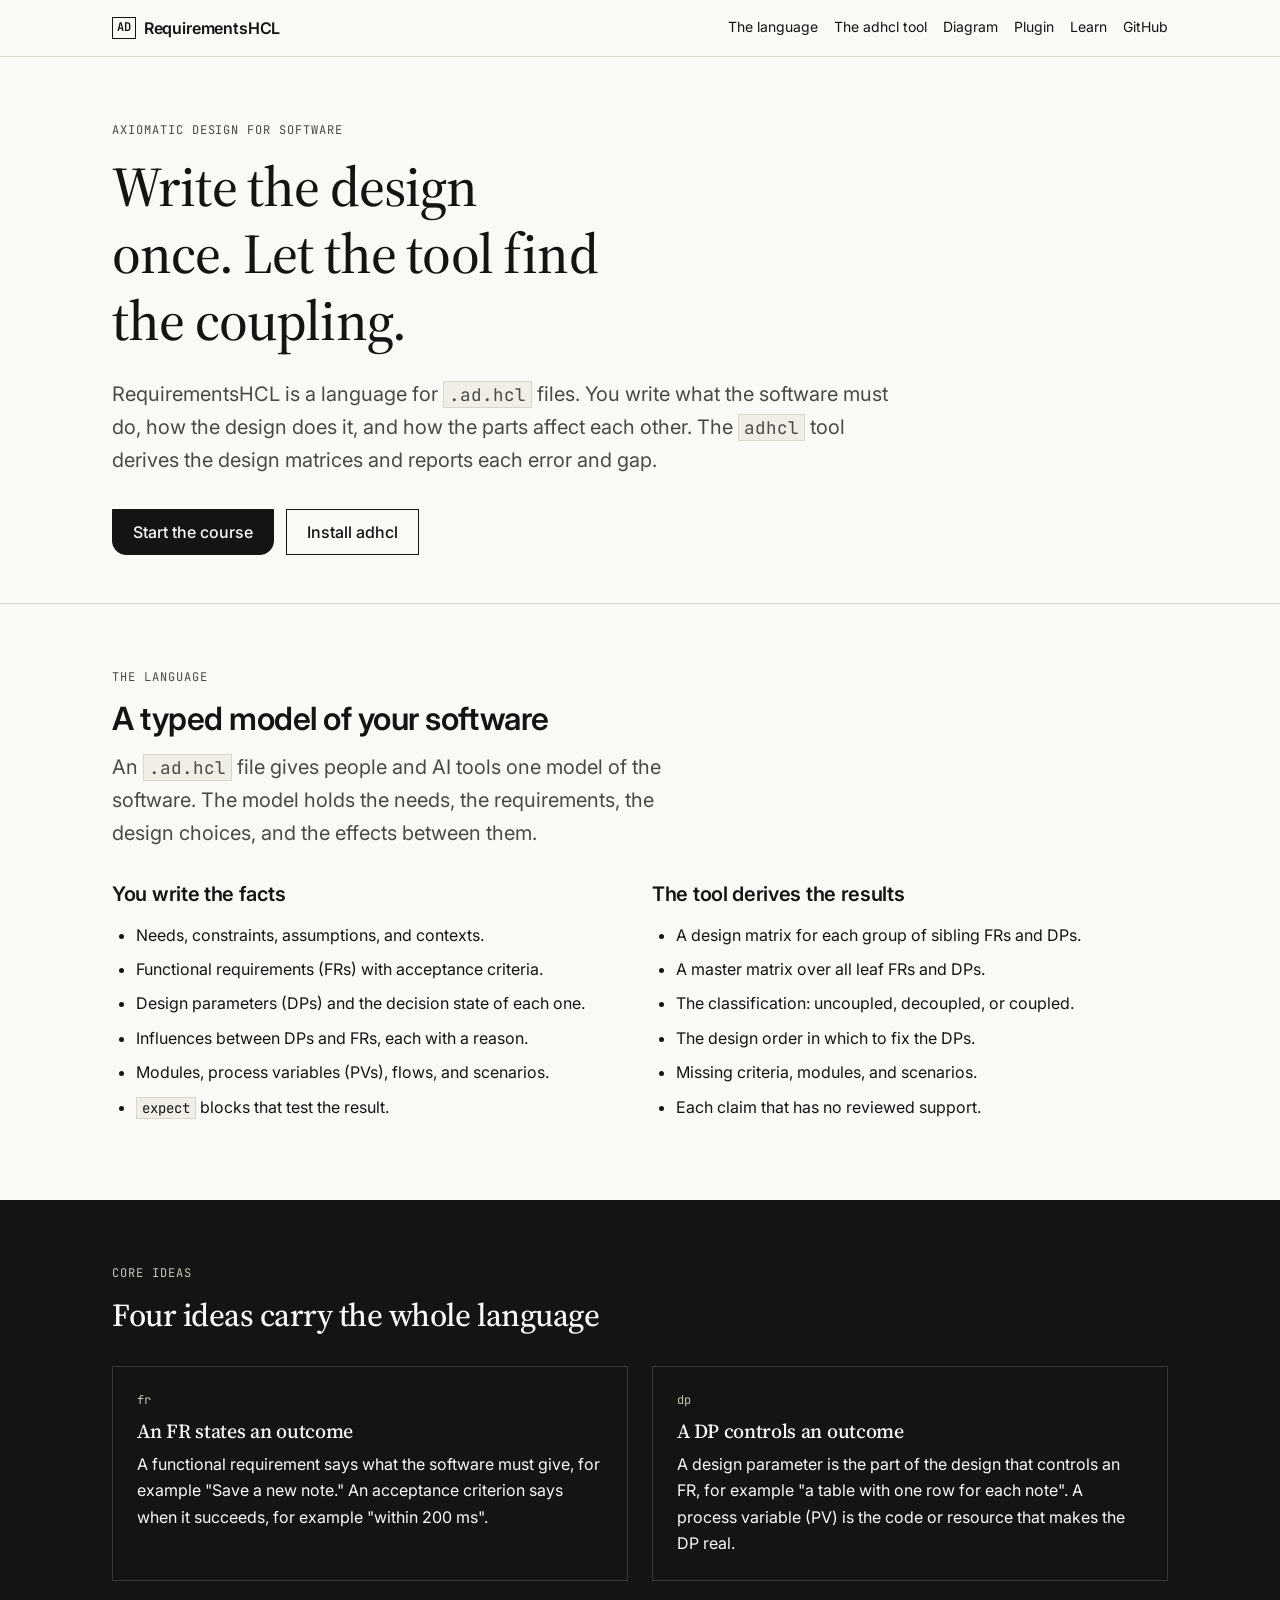
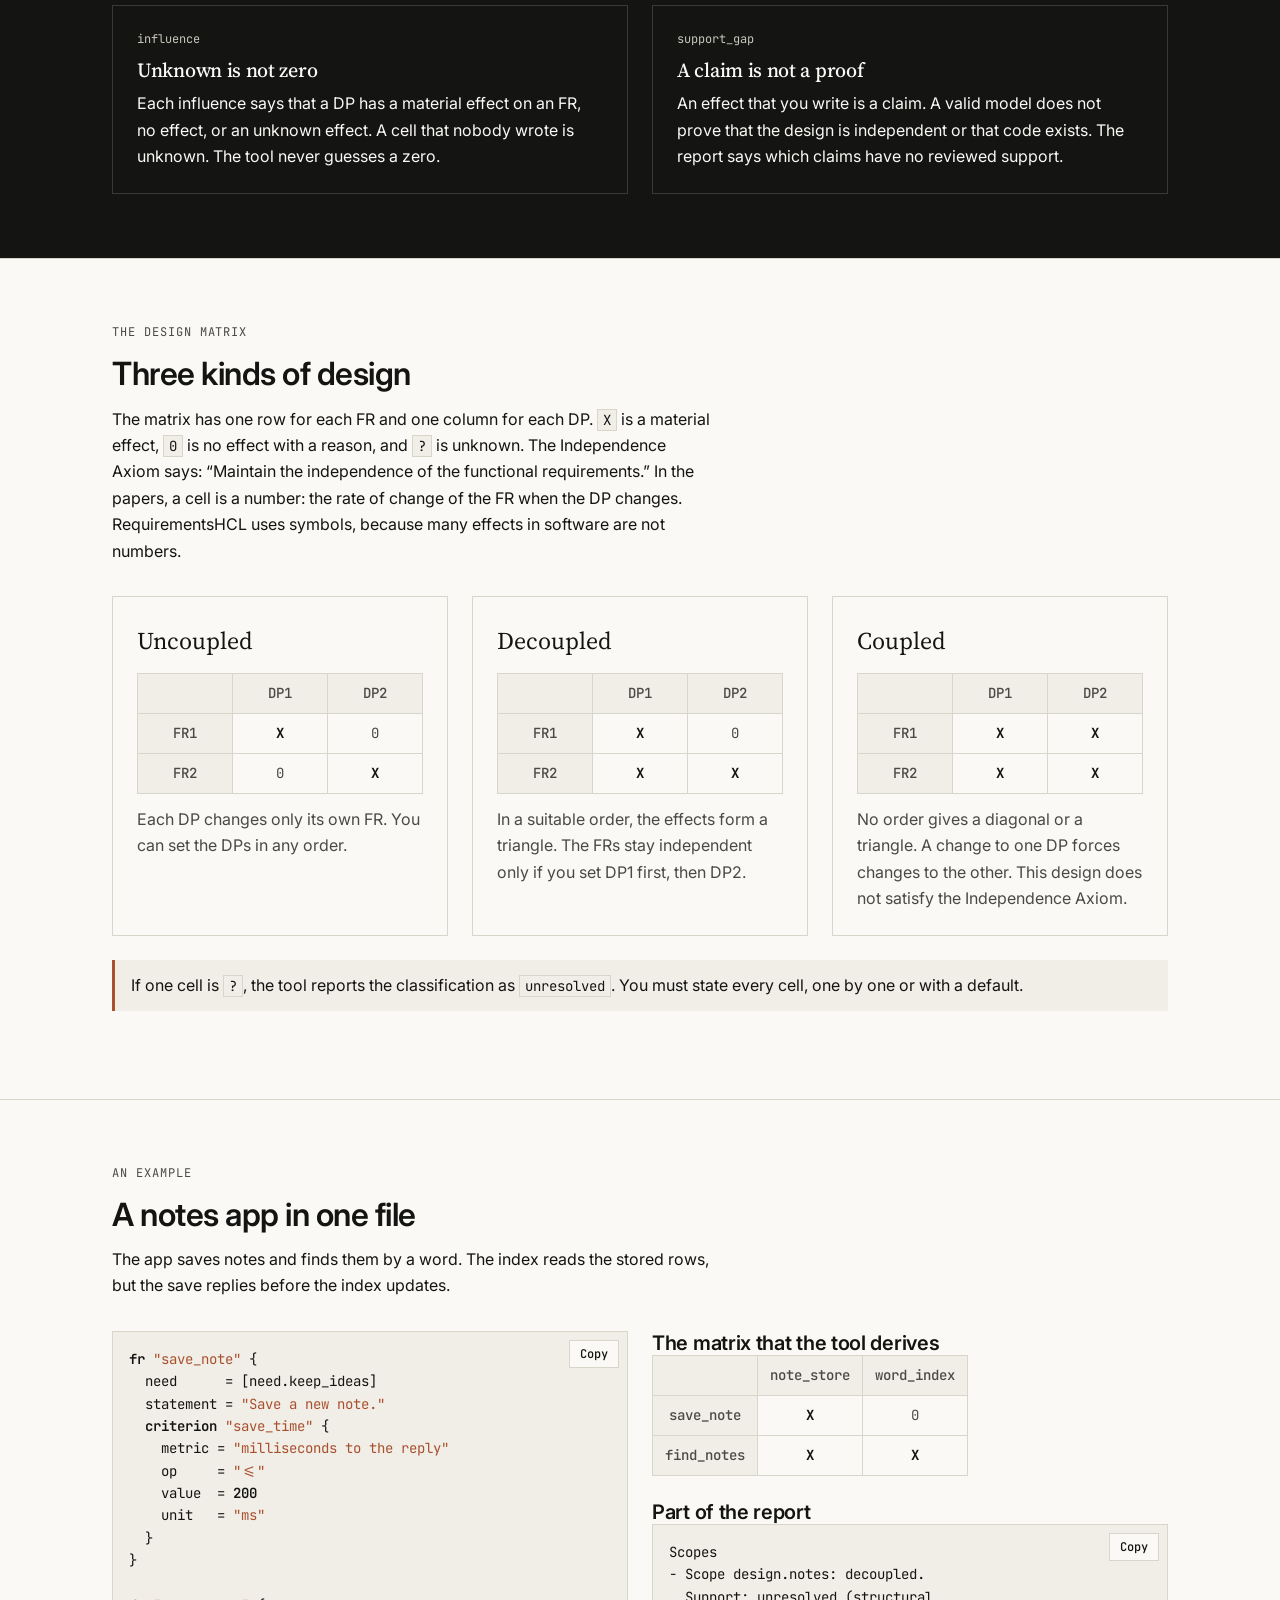
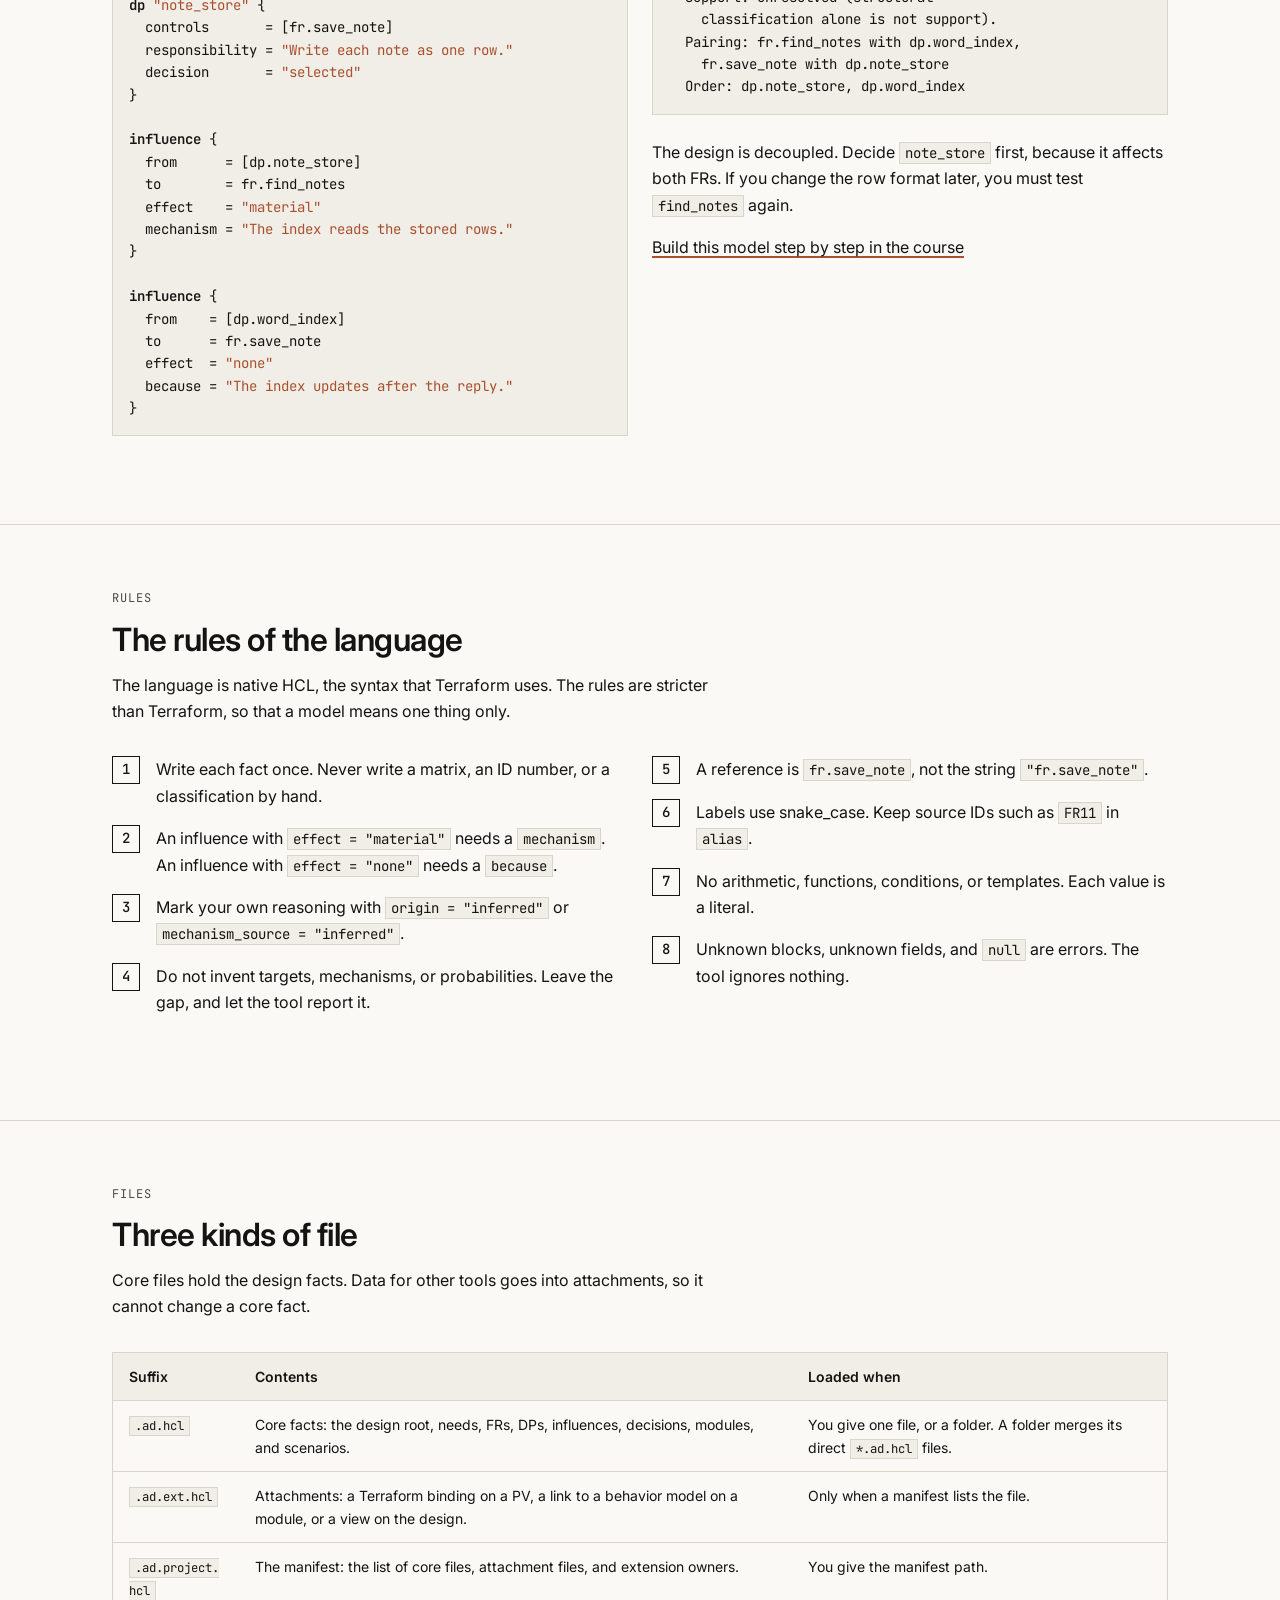
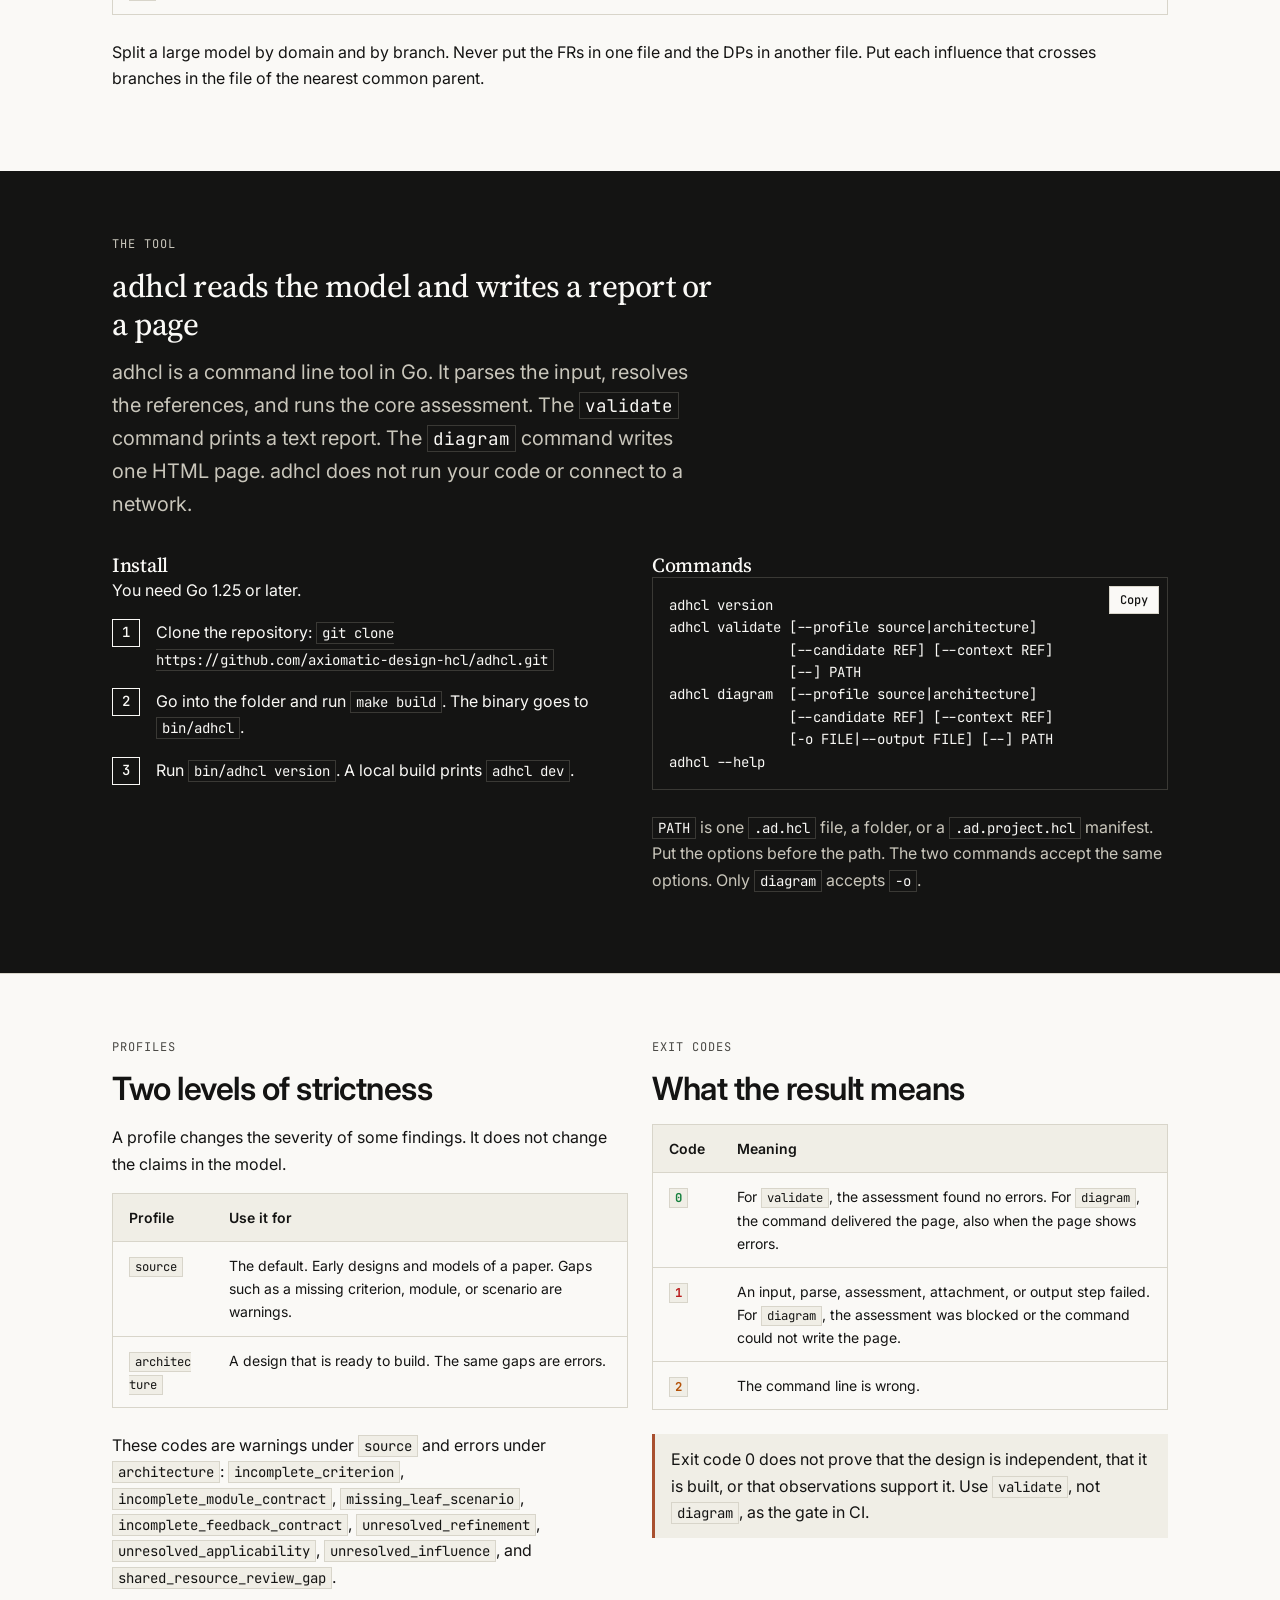
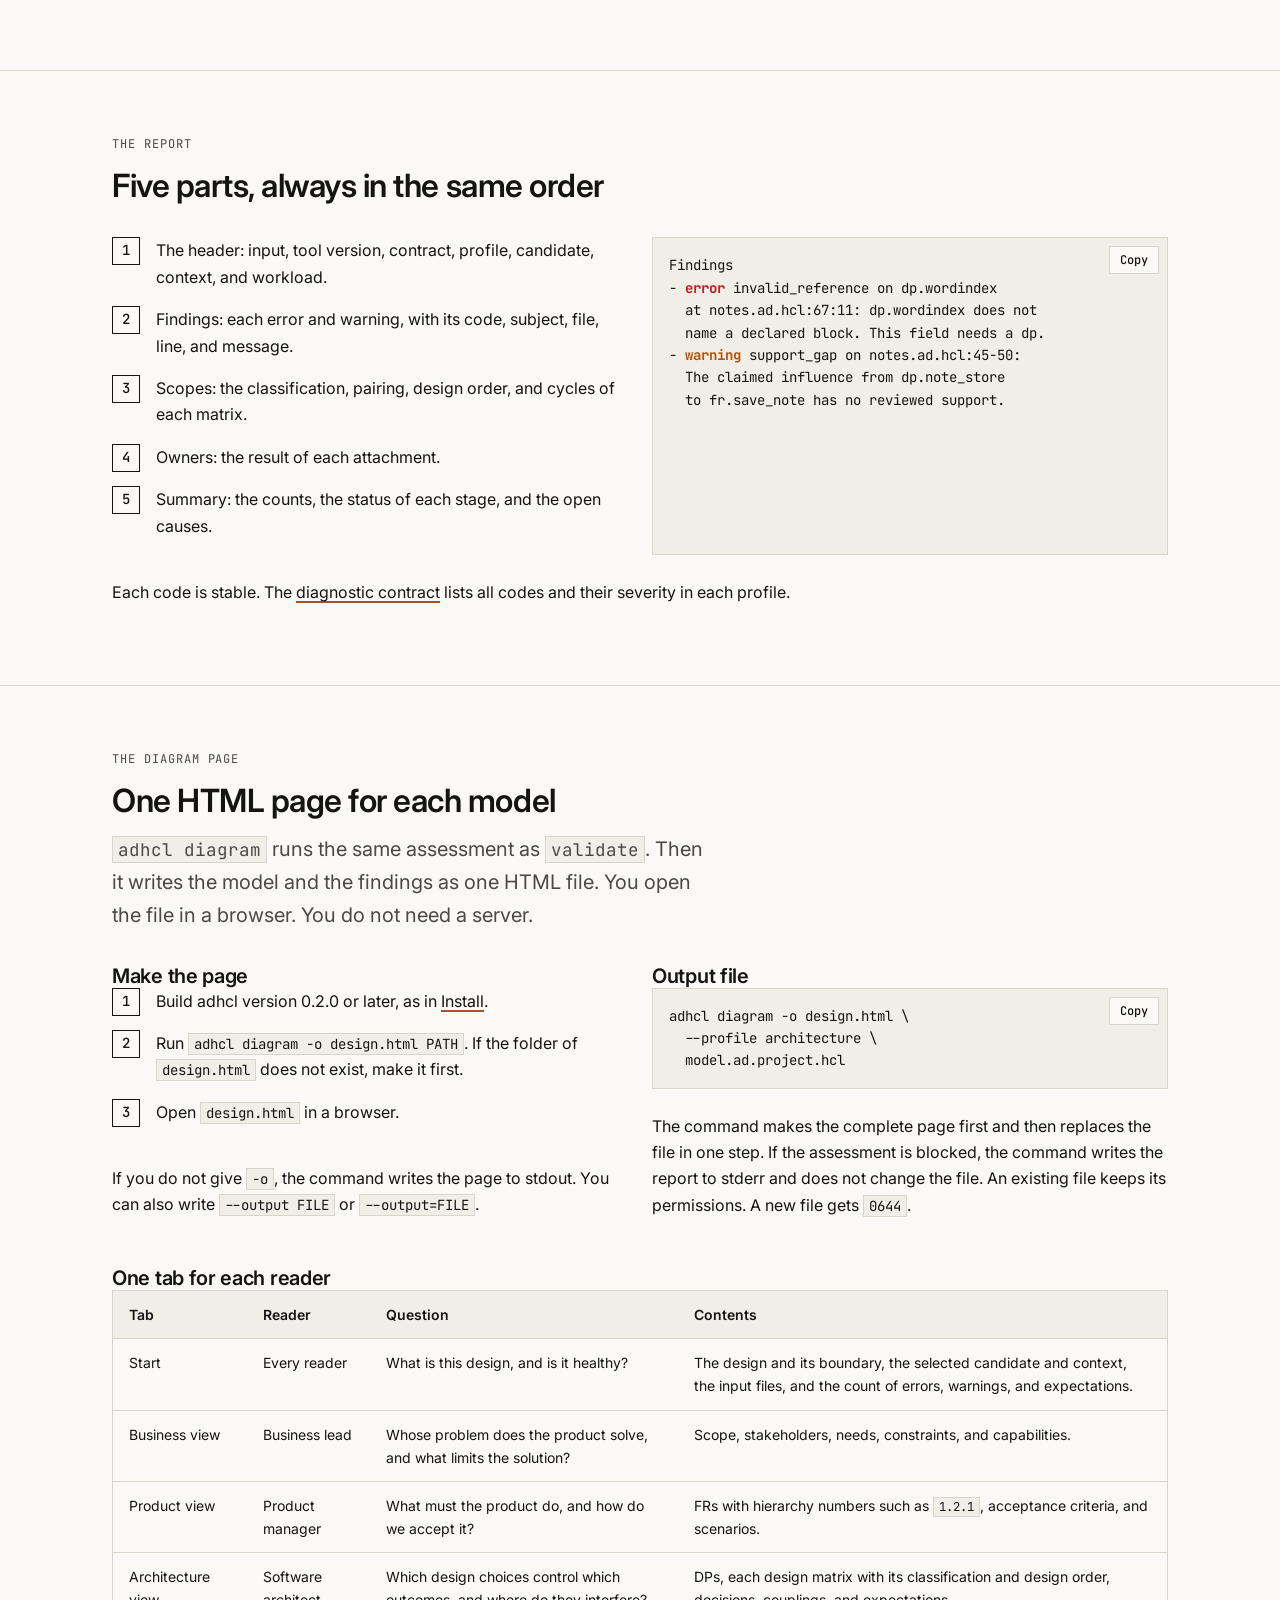
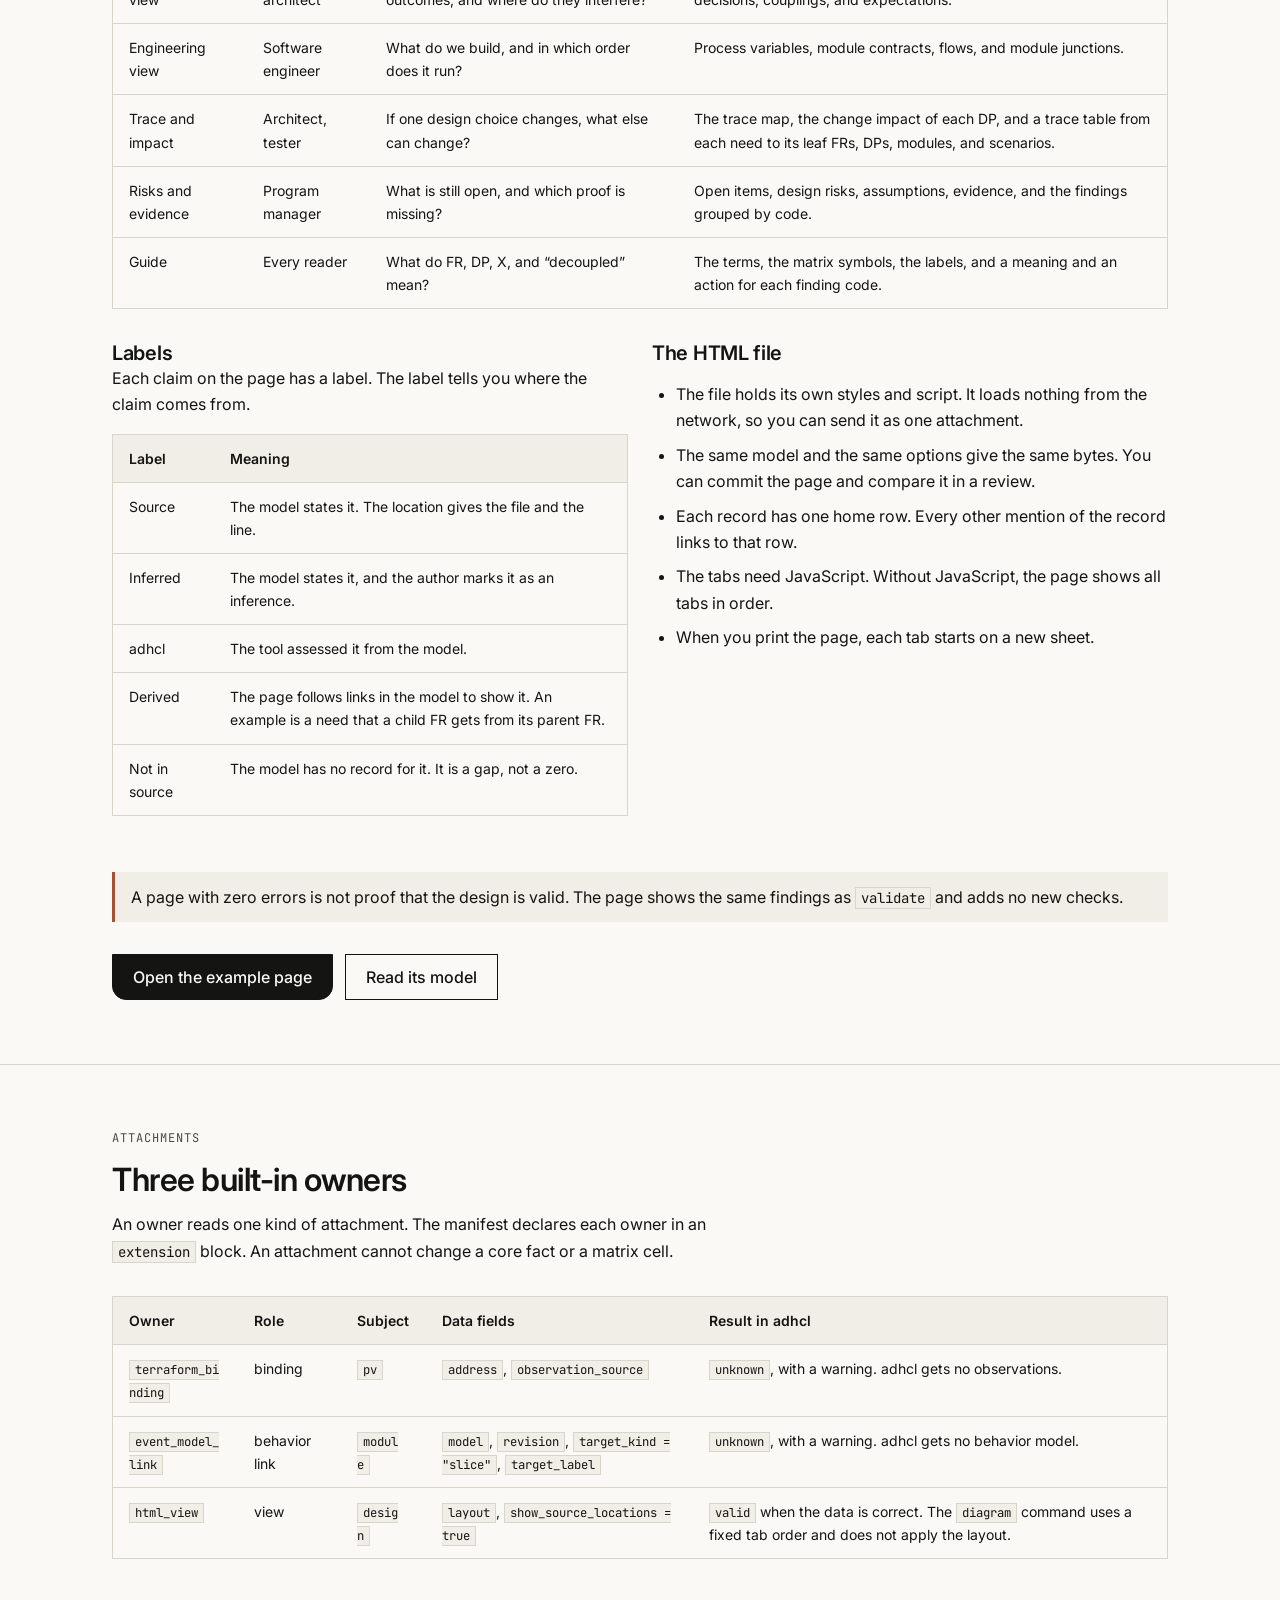
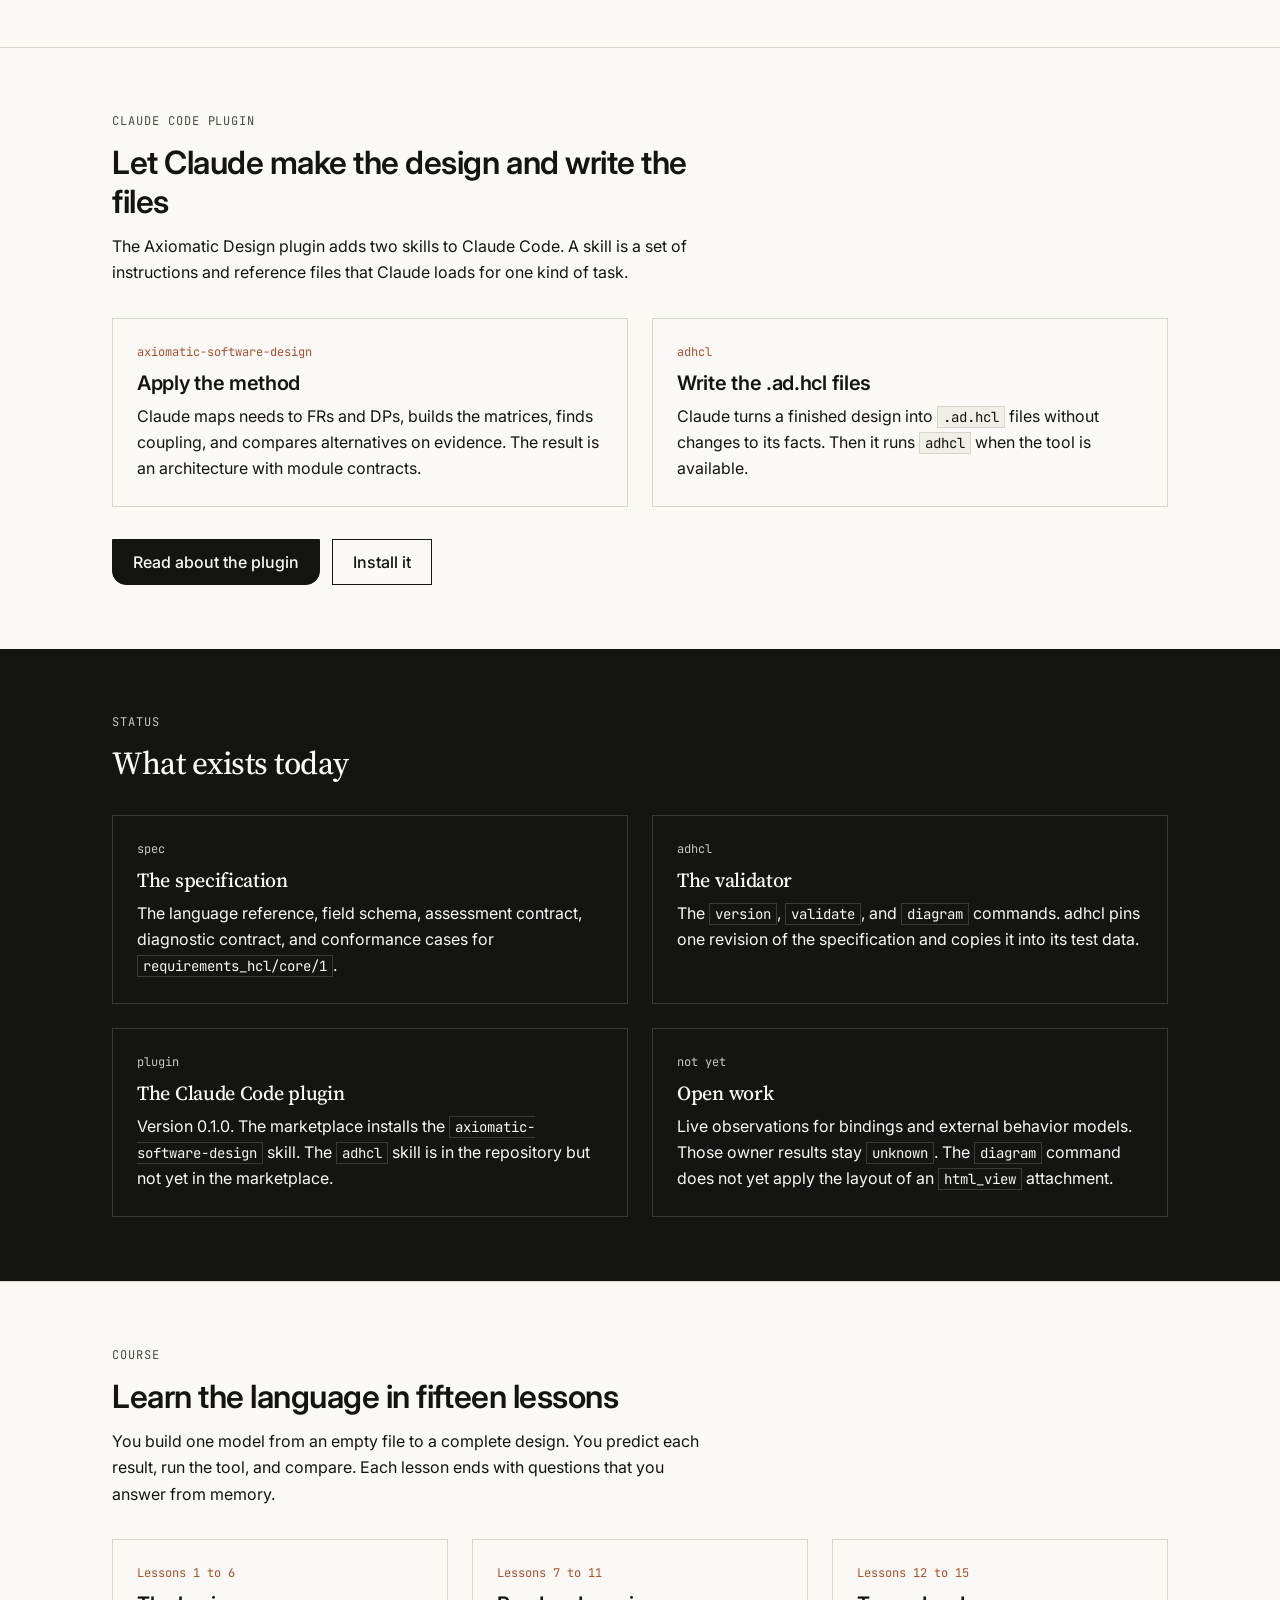
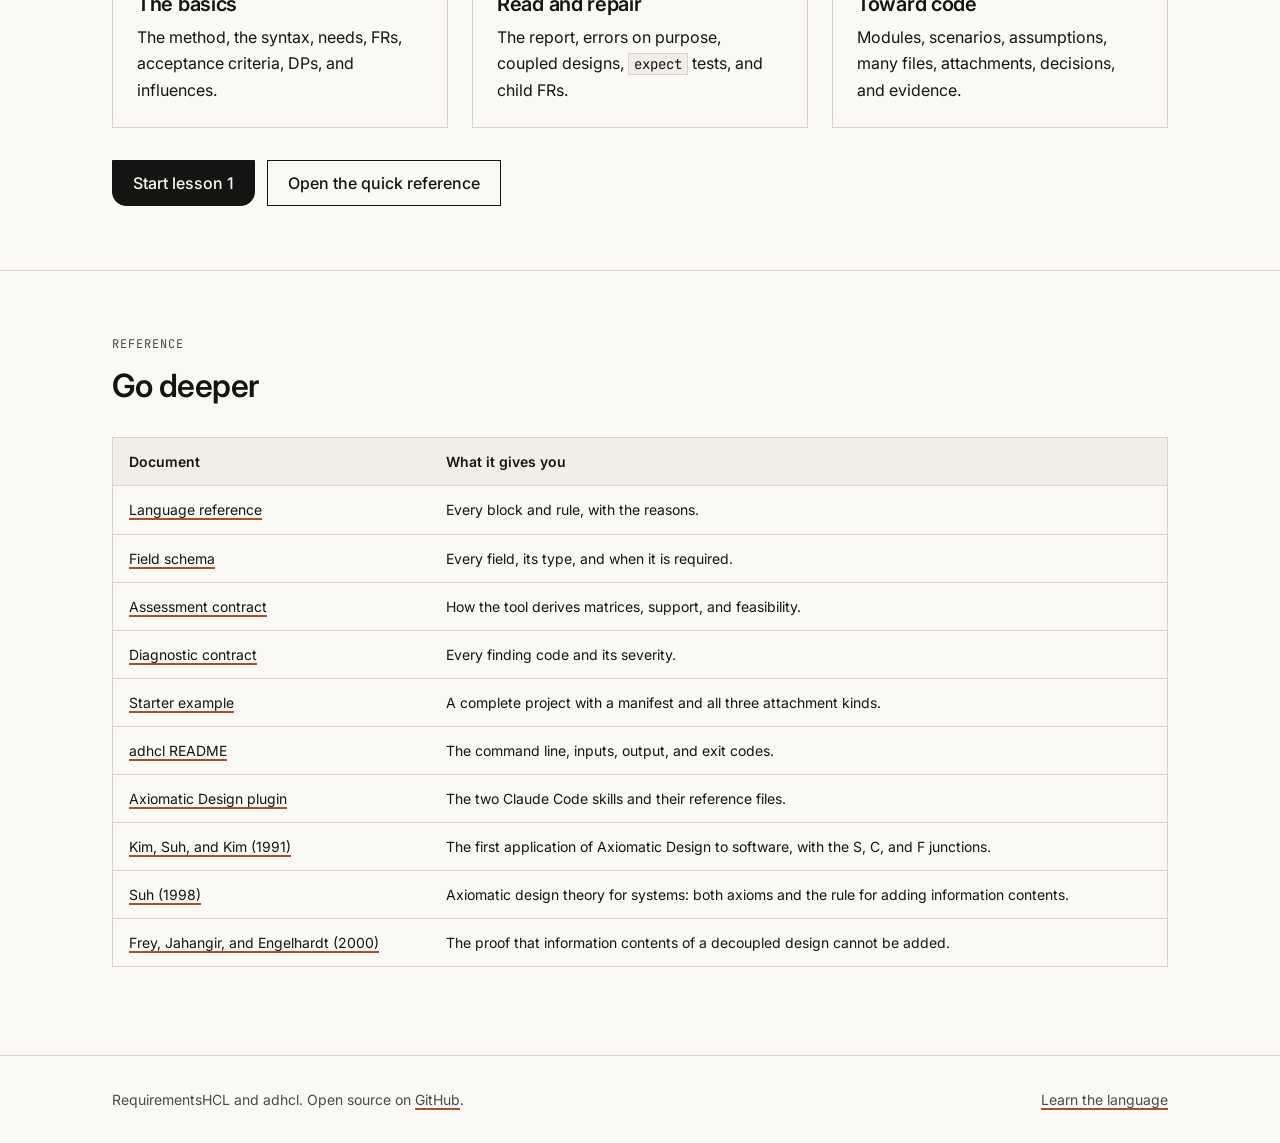
<file: index.html>
<!doctype html>
<html lang="en">
<head>
<meta charset="utf-8">
<meta name="viewport" content="width=device-width, initial-scale=1">
<title>RequirementsHCL and adhcl</title>
<meta name="description" content="RequirementsHCL is a language for Axiomatic Design of software. The adhcl tool reads .ad.hcl files, derives the design matrices, and reports errors and gaps.">
<link rel="preconnect" href="https://fonts.googleapis.com">
<link rel="preconnect" href="https://fonts.gstatic.com" crossorigin>
<link href="https://fonts.googleapis.com/css2?family=Inter:wght@400;500;600;700&family=JetBrains+Mono:wght@400;500;700&family=Source+Serif+4:opsz,wght@8..60,400;8..60,500&display=swap" rel="stylesheet">
<link rel="stylesheet" href="assets/site.css">
<link rel="icon" href="assets/favicon.svg" type="image/svg+xml">
</head>
<body>
<a class="skip" href="#main">Skip to the content</a>
<header class="site-head">
  <div class="wrap">
    <a class="brand" href="index.html"><span class="brand-mark">AD</span> RequirementsHCL</a>
    <nav class="site-nav" aria-label="Main">
      <a href="#what">The language</a>
      <a href="#adhcl">The adhcl tool</a>
      <a href="#diagram">Diagram</a>
      <a href="plugin.html">Plugin</a>
      <a href="learn.html">Learn</a>
      <a href="https://github.com/axiomatic-design-hcl">GitHub</a>
    </nav>
  </div>
</header>

<main id="main">

<section class="hero">
  <div class="wrap">
    <span class="eyebrow">Axiomatic Design for software</span>
    <h1>Write the design once. Let the tool find the coupling.</h1>
    <p class="lead">RequirementsHCL is a language for <code>.ad.hcl</code> files. You write what the software must do, how the design does it, and how the parts affect each other. The <code>adhcl</code> tool derives the design matrices and reports each error and gap.</p>
    <div class="actions">
      <a class="btn btn-primary" href="learn.html">Start the course</a>
      <a class="btn" href="#adhcl">Install adhcl</a>
    </div>
  </div>
</section>

<section class="band" id="what" aria-labelledby="what-title">
  <div class="wrap">
    <div class="section-head">
      <span class="eyebrow">The language</span>
      <h2 id="what-title">A typed model of your software</h2>
      <p class="lead">An <code>.ad.hcl</code> file gives people and AI tools one model of the software. The model holds the needs, the requirements, the design choices, and the effects between them.</p>
    </div>
    <div class="grid grid-2">
      <div>
        <h3>You write the facts</h3>
        <ul class="rules">
          <li>Needs, constraints, assumptions, and contexts.</li>
          <li>Functional requirements (FRs) with acceptance criteria.</li>
          <li>Design parameters (DPs) and the decision state of each one.</li>
          <li>Influences between DPs and FRs, each with a reason.</li>
          <li>Modules, process variables (PVs), flows, and scenarios.</li>
          <li><code>expect</code> blocks that test the result.</li>
        </ul>
      </div>
      <div>
        <h3>The tool derives the results</h3>
        <ul class="rules">
          <li>A design matrix for each group of sibling FRs and DPs.</li>
          <li>A master matrix over all leaf FRs and DPs.</li>
          <li>The classification: uncoupled, decoupled, or coupled.</li>
          <li>The design order in which to fix the DPs.</li>
          <li>Missing criteria, modules, and scenarios.</li>
          <li>Each claim that has no reviewed support.</li>
        </ul>
      </div>
    </div>
  </div>
</section>

<section class="band band-dark" id="ideas" aria-labelledby="ideas-title">
  <div class="wrap">
    <div class="section-head">
      <span class="eyebrow">Core ideas</span>
      <h2 id="ideas-title">Four ideas carry the whole language</h2>
    </div>
    <div class="grid grid-2">
      <div class="card">
        <span class="tag">fr</span>
        <h3>An FR states an outcome</h3>
        <p>A functional requirement says what the software must give, for example "Save a new note." An acceptance criterion says when it succeeds, for example "within 200 ms".</p>
      </div>
      <div class="card">
        <span class="tag">dp</span>
        <h3>A DP controls an outcome</h3>
        <p>A design parameter is the part of the design that controls an FR, for example "a table with one row for each note". A process variable (PV) is the code or resource that makes the DP real.</p>
      </div>
      <div class="card">
        <span class="tag">influence</span>
        <h3>Unknown is not zero</h3>
        <p>Each influence says that a DP has a material effect on an FR, no effect, or an unknown effect. A cell that nobody wrote is unknown. The tool never guesses a zero.</p>
      </div>
      <div class="card">
        <span class="tag">support_gap</span>
        <h3>A claim is not a proof</h3>
        <p>An effect that you write is a claim. A valid model does not prove that the design is independent or that code exists. The report says which claims have no reviewed support.</p>
      </div>
    </div>
  </div>
</section>

<section class="band" id="matrix" aria-labelledby="matrix-title">
  <div class="wrap">
    <div class="section-head">
      <span class="eyebrow">The design matrix</span>
      <h2 id="matrix-title">Three kinds of design</h2>
      <p>The matrix has one row for each FR and one column for each DP. <code>X</code> is a material effect, <code>0</code> is no effect with a reason, and <code>?</code> is unknown. The Independence Axiom says: &ldquo;Maintain the independence of the functional requirements.&rdquo; In the papers, a cell is a number: the rate of change of the FR when the DP changes. RequirementsHCL uses symbols, because many effects in software are not numbers.</p>
    </div>
    <div class="grid grid-3">
      <div class="card matrix-card">
        <span class="verdict">Uncoupled</span>
        <table class="matrix" aria-label="Uncoupled matrix">
          <tr><th scope="col"></th><th scope="col">DP1</th><th scope="col">DP2</th></tr>
          <tr><th scope="row">FR1</th><td class="x">X</td><td class="z">0</td></tr>
          <tr><th scope="row">FR2</th><td class="z">0</td><td class="x">X</td></tr>
        </table>
        <p class="muted">Each DP changes only its own FR. You can set the DPs in any order.</p>
      </div>
      <div class="card matrix-card">
        <span class="verdict">Decoupled</span>
        <table class="matrix" aria-label="Decoupled matrix">
          <tr><th scope="col"></th><th scope="col">DP1</th><th scope="col">DP2</th></tr>
          <tr><th scope="row">FR1</th><td class="x">X</td><td class="z">0</td></tr>
          <tr><th scope="row">FR2</th><td class="x">X</td><td class="x">X</td></tr>
        </table>
        <p class="muted">In a suitable order, the effects form a triangle. The FRs stay independent only if you set DP1 first, then DP2.</p>
      </div>
      <div class="card matrix-card">
        <span class="verdict">Coupled</span>
        <table class="matrix" aria-label="Coupled matrix">
          <tr><th scope="col"></th><th scope="col">DP1</th><th scope="col">DP2</th></tr>
          <tr><th scope="row">FR1</th><td class="x">X</td><td class="x">X</td></tr>
          <tr><th scope="row">FR2</th><td class="x">X</td><td class="x">X</td></tr>
        </table>
        <p class="muted">No order gives a diagonal or a triangle. A change to one DP forces changes to the other. This design does not satisfy the Independence Axiom.</p>
      </div>
    </div>
    <div class="note" style="margin-top: var(--s5)">
      <p>If one cell is <code>?</code>, the tool reports the classification as <code>unresolved</code>. You must state every cell, one by one or with a default.</p>
    </div>
  </div>
</section>

<section class="band" id="example" aria-labelledby="example-title">
  <div class="wrap">
    <div class="section-head">
      <span class="eyebrow">An example</span>
      <h2 id="example-title">A notes app in one file</h2>
      <p>The app saves notes and finds them by a word. The index reads the stored rows, but the save replies before the index updates.</p>
    </div>
    <div class="grid grid-2">
      <div>
        <div class="code"><pre><code><span class="err">fr</span> <span class="s">"save_note"</span> {
  need      = [need.keep_ideas]
  statement = <span class="s">"Save a new note."</span>
  <span class="err">criterion</span> <span class="s">"save_time"</span> {
    metric = <span class="s">"milliseconds to the reply"</span>
    op     = <span class="s">"&lt;="</span>
    value  = <span class="m">200</span>
    unit   = <span class="s">"ms"</span>
  }
}

<span class="err">dp</span> <span class="s">"note_store"</span> {
  controls       = [fr.save_note]
  responsibility = <span class="s">"Write each note as one row."</span>
  decision       = <span class="s">"selected"</span>
}

<span class="err">influence</span> {
  from      = [dp.note_store]
  to        = fr.find_notes
  effect    = <span class="s">"material"</span>
  mechanism = <span class="s">"The index reads the stored rows."</span>
}

<span class="err">influence</span> {
  from    = [dp.word_index]
  to      = fr.save_note
  effect  = <span class="s">"none"</span>
  because = <span class="s">"The index updates after the reply."</span>
}</code></pre></div>
      </div>
      <div>
        <h3>The matrix that the tool derives</h3>
        <table class="matrix" aria-label="Matrix of the notes app" style="margin-bottom: var(--s5)">
          <tr><th scope="col"></th><th scope="col">note_store</th><th scope="col">word_index</th></tr>
          <tr><th scope="row">save_note</th><td class="x">X</td><td class="z">0</td></tr>
          <tr><th scope="row">find_notes</th><td class="x">X</td><td class="x">X</td></tr>
        </table>
        <h3>Part of the report</h3>
        <div class="code report"><pre><code>Scopes
- Scope design.notes: decoupled.
  Support: unresolved (structural
    classification alone is not support).
  Pairing: fr.find_notes with dp.word_index,
    fr.save_note with dp.note_store
  Order: dp.note_store, dp.word_index</code></pre></div>
        <p>The design is decoupled. Decide <code>note_store</code> first, because it affects both FRs. If you change the row format later, you must test <code>find_notes</code> again.</p>
        <p><a href="learn.html#lesson-3-your-first-model">Build this model step by step in the course</a></p>
      </div>
    </div>
  </div>
</section>

<section class="band" id="rules" aria-labelledby="rules-title">
  <div class="wrap">
    <div class="section-head">
      <span class="eyebrow">Rules</span>
      <h2 id="rules-title">The rules of the language</h2>
      <p>The language is native HCL, the syntax that Terraform uses. The rules are stricter than Terraform, so that a model means one thing only.</p>
    </div>
    <div class="grid grid-2">
      <ol class="steps">
        <li>Write each fact once. Never write a matrix, an ID number, or a classification by hand.</li>
        <li>An influence with <code>effect = "material"</code> needs a <code>mechanism</code>. An influence with <code>effect = "none"</code> needs a <code>because</code>.</li>
        <li>Mark your own reasoning with <code>origin = "inferred"</code> or <code>mechanism_source = "inferred"</code>.</li>
        <li>Do not invent targets, mechanisms, or probabilities. Leave the gap, and let the tool report it.</li>
      </ol>
      <ol class="steps" start="5" style="counter-reset: step 4">
        <li>A reference is <code>fr.save_note</code>, not the string <code>"fr.save_note"</code>.</li>
        <li>Labels use snake_case. Keep source IDs such as <code>FR11</code> in <code>alias</code>.</li>
        <li>No arithmetic, functions, conditions, or templates. Each value is a literal.</li>
        <li>Unknown blocks, unknown fields, and <code>null</code> are errors. The tool ignores nothing.</li>
      </ol>
    </div>
  </div>
</section>

<section class="band" id="files" aria-labelledby="files-title">
  <div class="wrap">
    <div class="section-head">
      <span class="eyebrow">Files</span>
      <h2 id="files-title">Three kinds of file</h2>
      <p>Core files hold the design facts. Data for other tools goes into attachments, so it cannot change a core fact.</p>
    </div>
    <div class="table-wrap">
      <table class="data">
        <thead><tr><th scope="col">Suffix</th><th scope="col">Contents</th><th scope="col">Loaded when</th></tr></thead>
        <tbody>
          <tr><td><code>.ad.hcl</code></td><td>Core facts: the design root, needs, FRs, DPs, influences, decisions, modules, and scenarios.</td><td>You give one file, or a folder. A folder merges its direct <code>*.ad.hcl</code> files.</td></tr>
          <tr><td><code>.ad.ext.hcl</code></td><td>Attachments: a Terraform binding on a PV, a link to a behavior model on a module, or a view on the design.</td><td>Only when a manifest lists the file.</td></tr>
          <tr><td><code>.ad.project.hcl</code></td><td>The manifest: the list of core files, attachment files, and extension owners.</td><td>You give the manifest path.</td></tr>
        </tbody>
      </table>
    </div>
    <p>Split a large model by domain and by branch. Never put the FRs in one file and the DPs in another file. Put each influence that crosses branches in the file of the nearest common parent.</p>
  </div>
</section>

<section class="band band-dark" id="adhcl" aria-labelledby="adhcl-title">
  <div class="wrap">
    <div class="section-head">
      <span class="eyebrow">The tool</span>
      <h2 id="adhcl-title">adhcl reads the model and writes a report or a page</h2>
      <p class="lead">adhcl is a command line tool in Go. It parses the input, resolves the references, and runs the core assessment. The <code>validate</code> command prints a text report. The <code>diagram</code> command writes one HTML page. adhcl does not run your code or connect to a network.</p>
    </div>
    <div class="grid grid-2">
      <div>
        <h3>Install</h3>
        <p>You need Go 1.25 or later.</p>
        <ol class="steps">
          <li>Clone the repository: <code>git clone https://github.com/axiomatic-design-hcl/adhcl.git</code></li>
          <li>Go into the folder and run <code>make build</code>. The binary goes to <code>bin/adhcl</code>.</li>
          <li>Run <code>bin/adhcl version</code>. A local build prints <code>adhcl dev</code>.</li>
        </ol>
      </div>
      <div>
        <h3>Commands</h3>
        <div class="code"><pre><code>adhcl version
adhcl validate [--profile source|architecture]
               [--candidate REF] [--context REF]
               [--] PATH
adhcl diagram  [--profile source|architecture]
               [--candidate REF] [--context REF]
               [-o FILE|--output FILE] [--] PATH
adhcl --help</code></pre></div>
        <p class="muted"><code>PATH</code> is one <code>.ad.hcl</code> file, a folder, or a <code>.ad.project.hcl</code> manifest. Put the options before the path. The two commands accept the same options. Only <code>diagram</code> accepts <code>-o</code>.</p>
      </div>
    </div>
  </div>
</section>

<section class="band" id="profiles" aria-labelledby="profiles-title">
  <div class="wrap">
    <div class="grid grid-2">
      <div>
        <span class="eyebrow">Profiles</span>
        <h2 id="profiles-title" style="margin-bottom: var(--s4)">Two levels of strictness</h2>
        <p>A profile changes the severity of some findings. It does not change the claims in the model.</p>
        <div class="table-wrap">
          <table class="data">
            <thead><tr><th scope="col">Profile</th><th scope="col">Use it for</th></tr></thead>
            <tbody>
              <tr><td><code>source</code></td><td>The default. Early designs and models of a paper. Gaps such as a missing criterion, module, or scenario are warnings.</td></tr>
              <tr><td><code>architecture</code></td><td>A design that is ready to build. The same gaps are errors.</td></tr>
            </tbody>
          </table>
        </div>
        <p>These codes are warnings under <code>source</code> and errors under <code>architecture</code>: <code>incomplete_criterion</code>, <code>incomplete_module_contract</code>, <code>missing_leaf_scenario</code>, <code>incomplete_feedback_contract</code>, <code>unresolved_refinement</code>, <code>unresolved_applicability</code>, <code>unresolved_influence</code>, and <code>shared_resource_review_gap</code>.</p>
      </div>
      <div>
        <span class="eyebrow">Exit codes</span>
        <h2 style="margin-bottom: var(--s4)">What the result means</h2>
        <div class="table-wrap">
          <table class="data">
            <thead><tr><th scope="col">Code</th><th scope="col">Meaning</th></tr></thead>
            <tbody>
              <tr><td><code class="sev-ok">0</code></td><td>For <code>validate</code>, the assessment found no errors. For <code>diagram</code>, the command delivered the page, also when the page shows errors.</td></tr>
              <tr><td><code class="sev-error">1</code></td><td>An input, parse, assessment, attachment, or output step failed. For <code>diagram</code>, the assessment was blocked or the command could not write the page.</td></tr>
              <tr><td><code class="sev-warning">2</code></td><td>The command line is wrong.</td></tr>
            </tbody>
          </table>
        </div>
        <div class="note">
          <p>Exit code 0 does not prove that the design is independent, that it is built, or that observations support it. Use <code>validate</code>, not <code>diagram</code>, as the gate in CI.</p>
        </div>
      </div>
    </div>
  </div>
</section>

<section class="band" id="report" aria-labelledby="report-title">
  <div class="wrap">
    <div class="section-head">
      <span class="eyebrow">The report</span>
      <h2 id="report-title">Five parts, always in the same order</h2>
    </div>
    <div class="grid grid-2">
      <ol class="steps">
        <li>The header: input, tool version, contract, profile, candidate, context, and workload.</li>
        <li>Findings: each error and warning, with its code, subject, file, line, and message.</li>
        <li>Scopes: the classification, pairing, design order, and cycles of each matrix.</li>
        <li>Owners: the result of each attachment.</li>
        <li>Summary: the counts, the status of each stage, and the open causes.</li>
      </ol>
      <div class="code report"><pre><code>Findings
- <span class="sev-error">error</span> invalid_reference on dp.wordindex
  at notes.ad.hcl:67:11: dp.wordindex does not
  name a declared block. This field needs a dp.
- <span class="sev-warning">warning</span> support_gap on notes.ad.hcl:45-50:
  The claimed influence from dp.note_store
  to fr.save_note has no reviewed support.</code></pre></div>
    </div>
    <p>Each code is stable. The <a href="https://github.com/axiomatic-design-hcl/spec/blob/main/docs/diagnostics.md">diagnostic contract</a> lists all codes and their severity in each profile.</p>
  </div>
</section>

<section class="band" id="diagram" aria-labelledby="diagram-title">
  <div class="wrap">
    <div class="section-head">
      <span class="eyebrow">The diagram page</span>
      <h2 id="diagram-title">One HTML page for each model</h2>
      <p class="lead"><code>adhcl diagram</code> runs the same assessment as <code>validate</code>. Then it writes the model and the findings as one HTML file. You open the file in a browser. You do not need a server.</p>
    </div>
    <div class="grid grid-2" style="margin-bottom: var(--s6)">
      <div>
        <h3>Make the page</h3>
        <ol class="steps">
          <li>Build adhcl version 0.2.0 or later, as in <a href="#adhcl">Install</a>.</li>
          <li>Run <code>adhcl diagram -o design.html PATH</code>. If the folder of <code>design.html</code> does not exist, make it first.</li>
          <li>Open <code>design.html</code> in a browser.</li>
        </ol>
        <p>If you do not give <code>-o</code>, the command writes the page to stdout. You can also write <code>--output FILE</code> or <code>--output=FILE</code>.</p>
      </div>
      <div>
        <h3>Output file</h3>
        <div class="code"><pre><code>adhcl diagram -o design.html \
  --profile architecture \
  model.ad.project.hcl</code></pre></div>
        <p>The command makes the complete page first and then replaces the file in one step. If the assessment is blocked, the command writes the report to stderr and does not change the file. An existing file keeps its permissions. A new file gets <code>0644</code>.</p>
      </div>
    </div>
    <h3>One tab for each reader</h3>
    <div class="table-wrap" style="margin-bottom: var(--s6)">
      <table class="data">
        <thead><tr><th scope="col">Tab</th><th scope="col">Reader</th><th scope="col">Question</th><th scope="col">Contents</th></tr></thead>
        <tbody>
          <tr><td>Start</td><td>Every reader</td><td>What is this design, and is it healthy?</td><td>The design and its boundary, the selected candidate and context, the input files, and the count of errors, warnings, and expectations.</td></tr>
          <tr><td>Business view</td><td>Business lead</td><td>Whose problem does the product solve, and what limits the solution?</td><td>Scope, stakeholders, needs, constraints, and capabilities.</td></tr>
          <tr><td>Product view</td><td>Product manager</td><td>What must the product do, and how do we accept it?</td><td>FRs with hierarchy numbers such as <code>1.2.1</code>, acceptance criteria, and scenarios.</td></tr>
          <tr><td>Architecture view</td><td>Software architect</td><td>Which design choices control which outcomes, and where do they interfere?</td><td>DPs, each design matrix with its classification and design order, decisions, couplings, and expectations.</td></tr>
          <tr><td>Engineering view</td><td>Software engineer</td><td>What do we build, and in which order does it run?</td><td>Process variables, module contracts, flows, and module junctions.</td></tr>
          <tr><td>Trace and impact</td><td>Architect, tester</td><td>If one design choice changes, what else can change?</td><td>The trace map, the change impact of each DP, and a trace table from each need to its leaf FRs, DPs, modules, and scenarios.</td></tr>
          <tr><td>Risks and evidence</td><td>Program manager</td><td>What is still open, and which proof is missing?</td><td>Open items, design risks, assumptions, evidence, and the findings grouped by code.</td></tr>
          <tr><td>Guide</td><td>Every reader</td><td>What do FR, DP, X, and &ldquo;decoupled&rdquo; mean?</td><td>The terms, the matrix symbols, the labels, and a meaning and an action for each finding code.</td></tr>
        </tbody>
      </table>
    </div>
    <div class="grid grid-2" style="margin-bottom: var(--s6)">
      <div>
        <h3>Labels</h3>
        <p>Each claim on the page has a label. The label tells you where the claim comes from.</p>
        <div class="table-wrap">
          <table class="data">
            <thead><tr><th scope="col">Label</th><th scope="col">Meaning</th></tr></thead>
            <tbody>
              <tr><td>Source</td><td>The model states it. The location gives the file and the line.</td></tr>
              <tr><td>Inferred</td><td>The model states it, and the author marks it as an inference.</td></tr>
              <tr><td>adhcl</td><td>The tool assessed it from the model.</td></tr>
              <tr><td>Derived</td><td>The page follows links in the model to show it. An example is a need that a child FR gets from its parent FR.</td></tr>
              <tr><td>Not in source</td><td>The model has no record for it. It is a gap, not a zero.</td></tr>
            </tbody>
          </table>
        </div>
      </div>
      <div>
        <h3>The HTML file</h3>
        <ul class="rules">
          <li>The file holds its own styles and script. It loads nothing from the network, so you can send it as one attachment.</li>
          <li>The same model and the same options give the same bytes. You can commit the page and compare it in a review.</li>
          <li>Each record has one home row. Every other mention of the record links to that row.</li>
          <li>The tabs need JavaScript. Without JavaScript, the page shows all tabs in order.</li>
          <li>When you print the page, each tab starts on a new sheet.</li>
        </ul>
      </div>
    </div>
    <div class="note" style="margin-bottom: var(--s6)">
      <p>A page with zero errors is not proof that the design is valid. The page shows the same findings as <code>validate</code> and adds no new checks.</p>
    </div>
    <div class="actions">
      <a class="btn btn-primary" href="examples/architecture-diagram.html">Open the example page</a>
      <a class="btn" href="https://github.com/axiomatic-design-hcl/adhcl/blob/main/examples/architecture.ad.hcl">Read its model</a>
    </div>
  </div>
</section>

<section class="band" id="owners" aria-labelledby="owners-title">
  <div class="wrap">
    <div class="section-head">
      <span class="eyebrow">Attachments</span>
      <h2 id="owners-title">Three built-in owners</h2>
      <p>An owner reads one kind of attachment. The manifest declares each owner in an <code>extension</code> block. An attachment cannot change a core fact or a matrix cell.</p>
    </div>
    <div class="table-wrap">
      <table class="data">
        <thead><tr><th scope="col">Owner</th><th scope="col">Role</th><th scope="col">Subject</th><th scope="col">Data fields</th><th scope="col">Result in adhcl</th></tr></thead>
        <tbody>
          <tr><td><code>terraform_binding</code></td><td>binding</td><td><code>pv</code></td><td><code>address</code>, <code>observation_source</code></td><td><code>unknown</code>, with a warning. adhcl gets no observations.</td></tr>
          <tr><td><code>event_model_link</code></td><td>behavior link</td><td><code>module</code></td><td><code>model</code>, <code>revision</code>, <code>target_kind = "slice"</code>, <code>target_label</code></td><td><code>unknown</code>, with a warning. adhcl gets no behavior model.</td></tr>
          <tr><td><code>html_view</code></td><td>view</td><td><code>design</code></td><td><code>layout</code>, <code>show_source_locations = true</code></td><td><code>valid</code> when the data is correct. The <code>diagram</code> command uses a fixed tab order and does not apply the layout.</td></tr>
        </tbody>
      </table>
    </div>
  </div>
</section>

<section class="band" id="plugin" aria-labelledby="plugin-title">
  <div class="wrap">
    <div class="section-head">
      <span class="eyebrow">Claude Code plugin</span>
      <h2 id="plugin-title">Let Claude make the design and write the files</h2>
      <p>The Axiomatic Design plugin adds two skills to Claude Code. A skill is a set of instructions and reference files that Claude loads for one kind of task.</p>
    </div>
    <div class="grid grid-2" style="margin-bottom: var(--s6)">
      <div class="card">
        <span class="tag">axiomatic-software-design</span>
        <h3>Apply the method</h3>
        <p>Claude maps needs to FRs and DPs, builds the matrices, finds coupling, and compares alternatives on evidence. The result is an architecture with module contracts.</p>
      </div>
      <div class="card">
        <span class="tag">adhcl</span>
        <h3>Write the .ad.hcl files</h3>
        <p>Claude turns a finished design into <code>.ad.hcl</code> files without changes to its facts. Then it runs <code>adhcl</code> when the tool is available.</p>
      </div>
    </div>
    <div class="actions">
      <a class="btn btn-primary" href="plugin.html">Read about the plugin</a>
      <a class="btn" href="plugin.html#install">Install it</a>
    </div>
  </div>
</section>

<section class="band band-dark" id="status" aria-labelledby="status-title">
  <div class="wrap">
    <div class="section-head">
      <span class="eyebrow">Status</span>
      <h2 id="status-title">What exists today</h2>
    </div>
    <div class="grid grid-2">
      <div class="card">
        <span class="tag">spec</span>
        <h3>The specification</h3>
        <p>The language reference, field schema, assessment contract, diagnostic contract, and conformance cases for <code>requirements_hcl/core/1</code>.</p>
      </div>
      <div class="card">
        <span class="tag">adhcl</span>
        <h3>The validator</h3>
        <p>The <code>version</code>, <code>validate</code>, and <code>diagram</code> commands. adhcl pins one revision of the specification and copies it into its test data.</p>
      </div>
      <div class="card">
        <span class="tag">plugin</span>
        <h3>The Claude Code plugin</h3>
        <p>Version 0.1.0. The marketplace installs the <code>axiomatic-software-design</code> skill. The <code>adhcl</code> skill is in the repository but not yet in the marketplace.</p>
      </div>
      <div class="card">
        <span class="tag">not yet</span>
        <h3>Open work</h3>
        <p>Live observations for bindings and external behavior models. Those owner results stay <code>unknown</code>. The <code>diagram</code> command does not yet apply the layout of an <code>html_view</code> attachment.</p>
      </div>
    </div>
  </div>
</section>

<section class="band" id="learn" aria-labelledby="learn-title">
  <div class="wrap">
    <div class="section-head">
      <span class="eyebrow">Course</span>
      <h2 id="learn-title">Learn the language in fifteen lessons</h2>
      <p>You build one model from an empty file to a complete design. You predict each result, run the tool, and compare. Each lesson ends with questions that you answer from memory.</p>
    </div>
    <div class="grid grid-3" style="margin-bottom: var(--s6)">
      <div class="card">
        <span class="tag">Lessons 1 to 6</span>
        <h3>The basics</h3>
        <p>The method, the syntax, needs, FRs, acceptance criteria, DPs, and influences.</p>
      </div>
      <div class="card">
        <span class="tag">Lessons 7 to 11</span>
        <h3>Read and repair</h3>
        <p>The report, errors on purpose, coupled designs, <code>expect</code> tests, and child FRs.</p>
      </div>
      <div class="card">
        <span class="tag">Lessons 12 to 15</span>
        <h3>Toward code</h3>
        <p>Modules, scenarios, assumptions, many files, attachments, decisions, and evidence.</p>
      </div>
    </div>
    <div class="actions">
      <a class="btn btn-primary" href="learn.html">Start lesson 1</a>
      <a class="btn" href="learn.html#quick-reference">Open the quick reference</a>
    </div>
  </div>
</section>

<section class="band" id="references" aria-labelledby="ref-title">
  <div class="wrap">
    <div class="section-head">
      <span class="eyebrow">Reference</span>
      <h2 id="ref-title">Go deeper</h2>
    </div>
    <div class="table-wrap">
      <table class="data">
        <thead><tr><th scope="col">Document</th><th scope="col">What it gives you</th></tr></thead>
        <tbody>
          <tr><td><a href="https://github.com/axiomatic-design-hcl/spec/blob/main/docs/language.md">Language reference</a></td><td>Every block and rule, with the reasons.</td></tr>
          <tr><td><a href="https://github.com/axiomatic-design-hcl/spec/blob/main/docs/schema.md">Field schema</a></td><td>Every field, its type, and when it is required.</td></tr>
          <tr><td><a href="https://github.com/axiomatic-design-hcl/spec/blob/main/docs/assessment-contract.md">Assessment contract</a></td><td>How the tool derives matrices, support, and feasibility.</td></tr>
          <tr><td><a href="https://github.com/axiomatic-design-hcl/spec/blob/main/docs/diagnostics.md">Diagnostic contract</a></td><td>Every finding code and its severity.</td></tr>
          <tr><td><a href="https://github.com/axiomatic-design-hcl/spec/tree/main/examples/starter">Starter example</a></td><td>A complete project with a manifest and all three attachment kinds.</td></tr>
          <tr><td><a href="https://github.com/axiomatic-design-hcl/adhcl#readme">adhcl README</a></td><td>The command line, inputs, output, and exit codes.</td></tr>
          <tr><td><a href="https://github.com/axiomatic-design-hcl/axiomatic-design-plugin">Axiomatic Design plugin</a></td><td>The two Claude Code skills and their reference files.</td></tr>
          <tr><td><a href="https://scispace.com/papers/design-of-software-systems-based-on-axiomatic-design-1cll9pq68v">Kim, Suh, and Kim (1991)</a></td><td>The first application of Axiomatic Design to software, with the S, C, and F junctions.</td></tr>
          <tr><td><a href="https://scispace.com/papers/axiomatic-design-theory-for-systems-2ew81efl0d">Suh (1998)</a></td><td>Axiomatic design theory for systems: both axioms and the rule for adding information contents.</td></tr>
          <tr><td><a href="https://scispace.com/papers/computing-the-information-content-of-decoupled-designs-2wsk61o40c">Frey, Jahangir, and Engelhardt (2000)</a></td><td>The proof that information contents of a decoupled design cannot be added.</td></tr>
        </tbody>
      </table>
    </div>
  </div>
</section>

</main>

<footer class="site-foot">
  <div class="wrap">
    <span>RequirementsHCL and adhcl. Open source on <a href="https://github.com/axiomatic-design-hcl">GitHub</a>.</span>
    <span><a href="learn.html">Learn the language</a></span>
  </div>
</footer>
<script src="assets/site.js" defer></script>
</body>
</html>
</file>
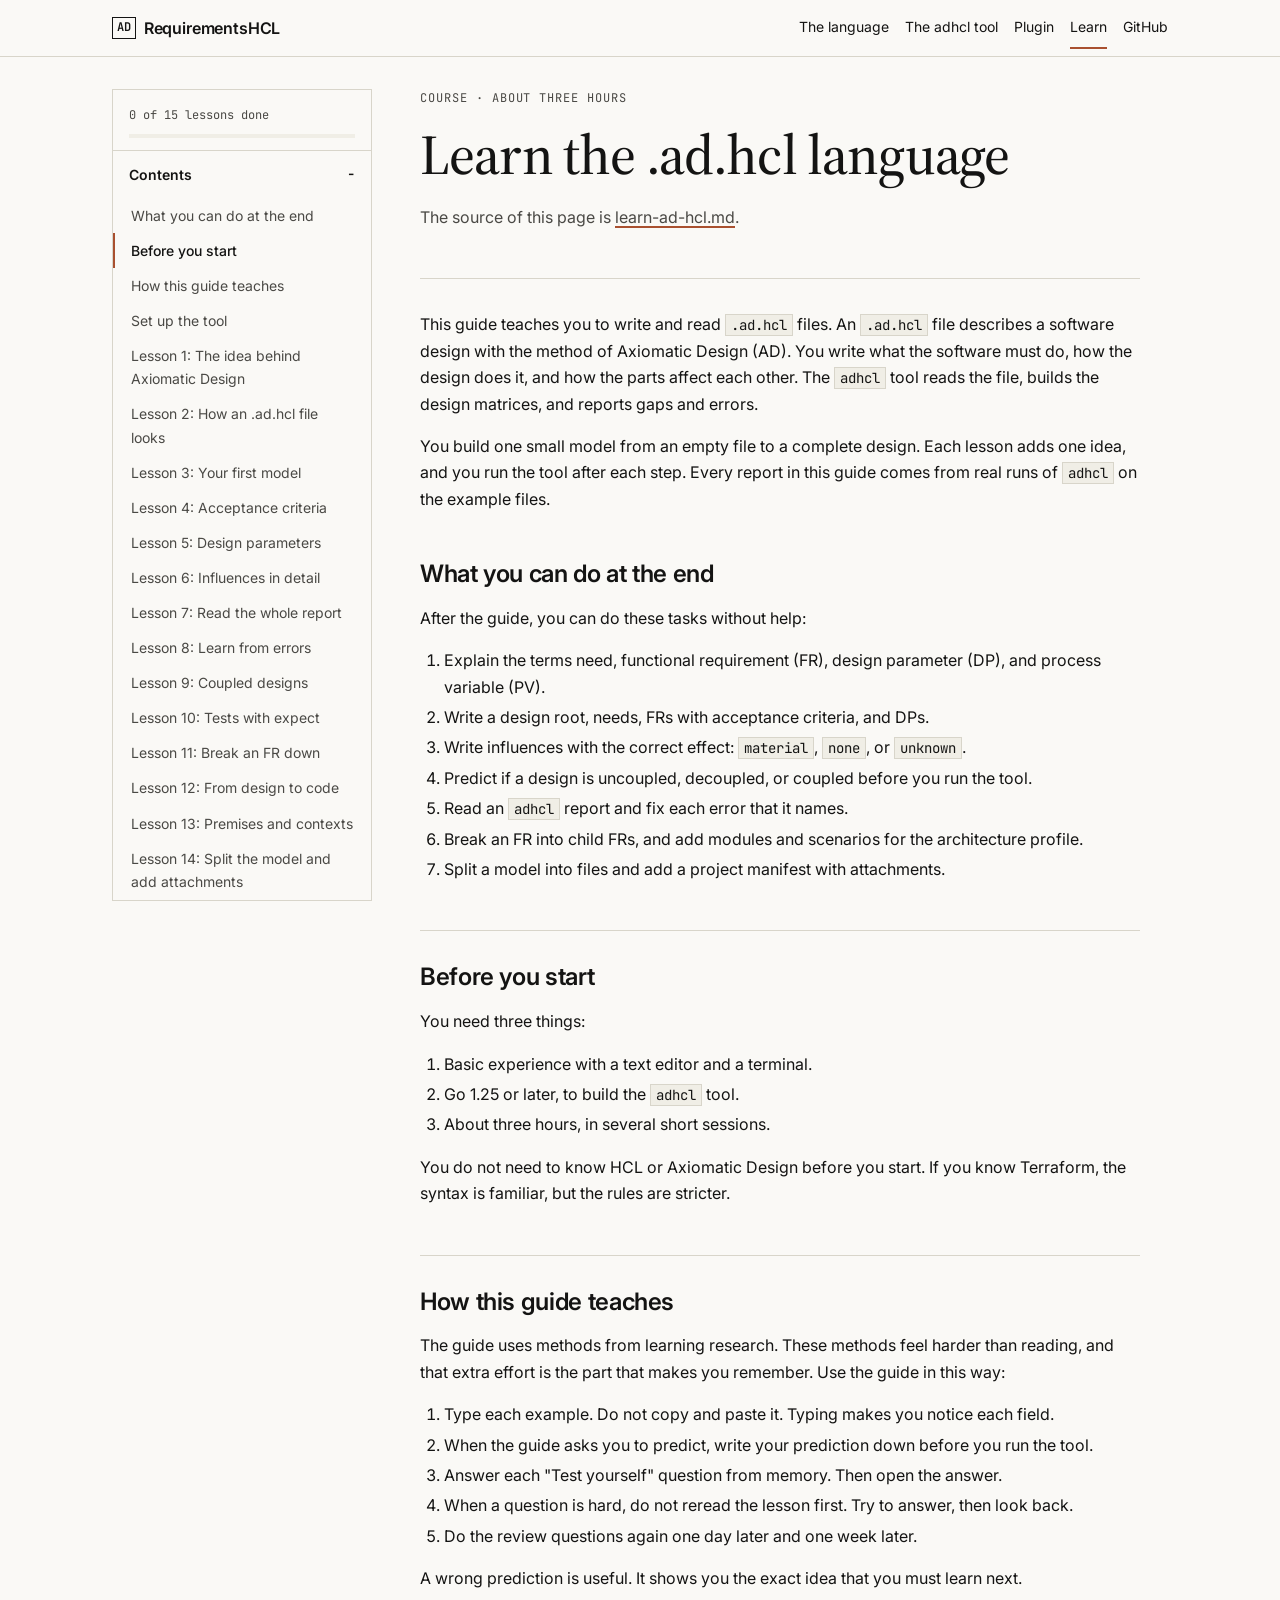
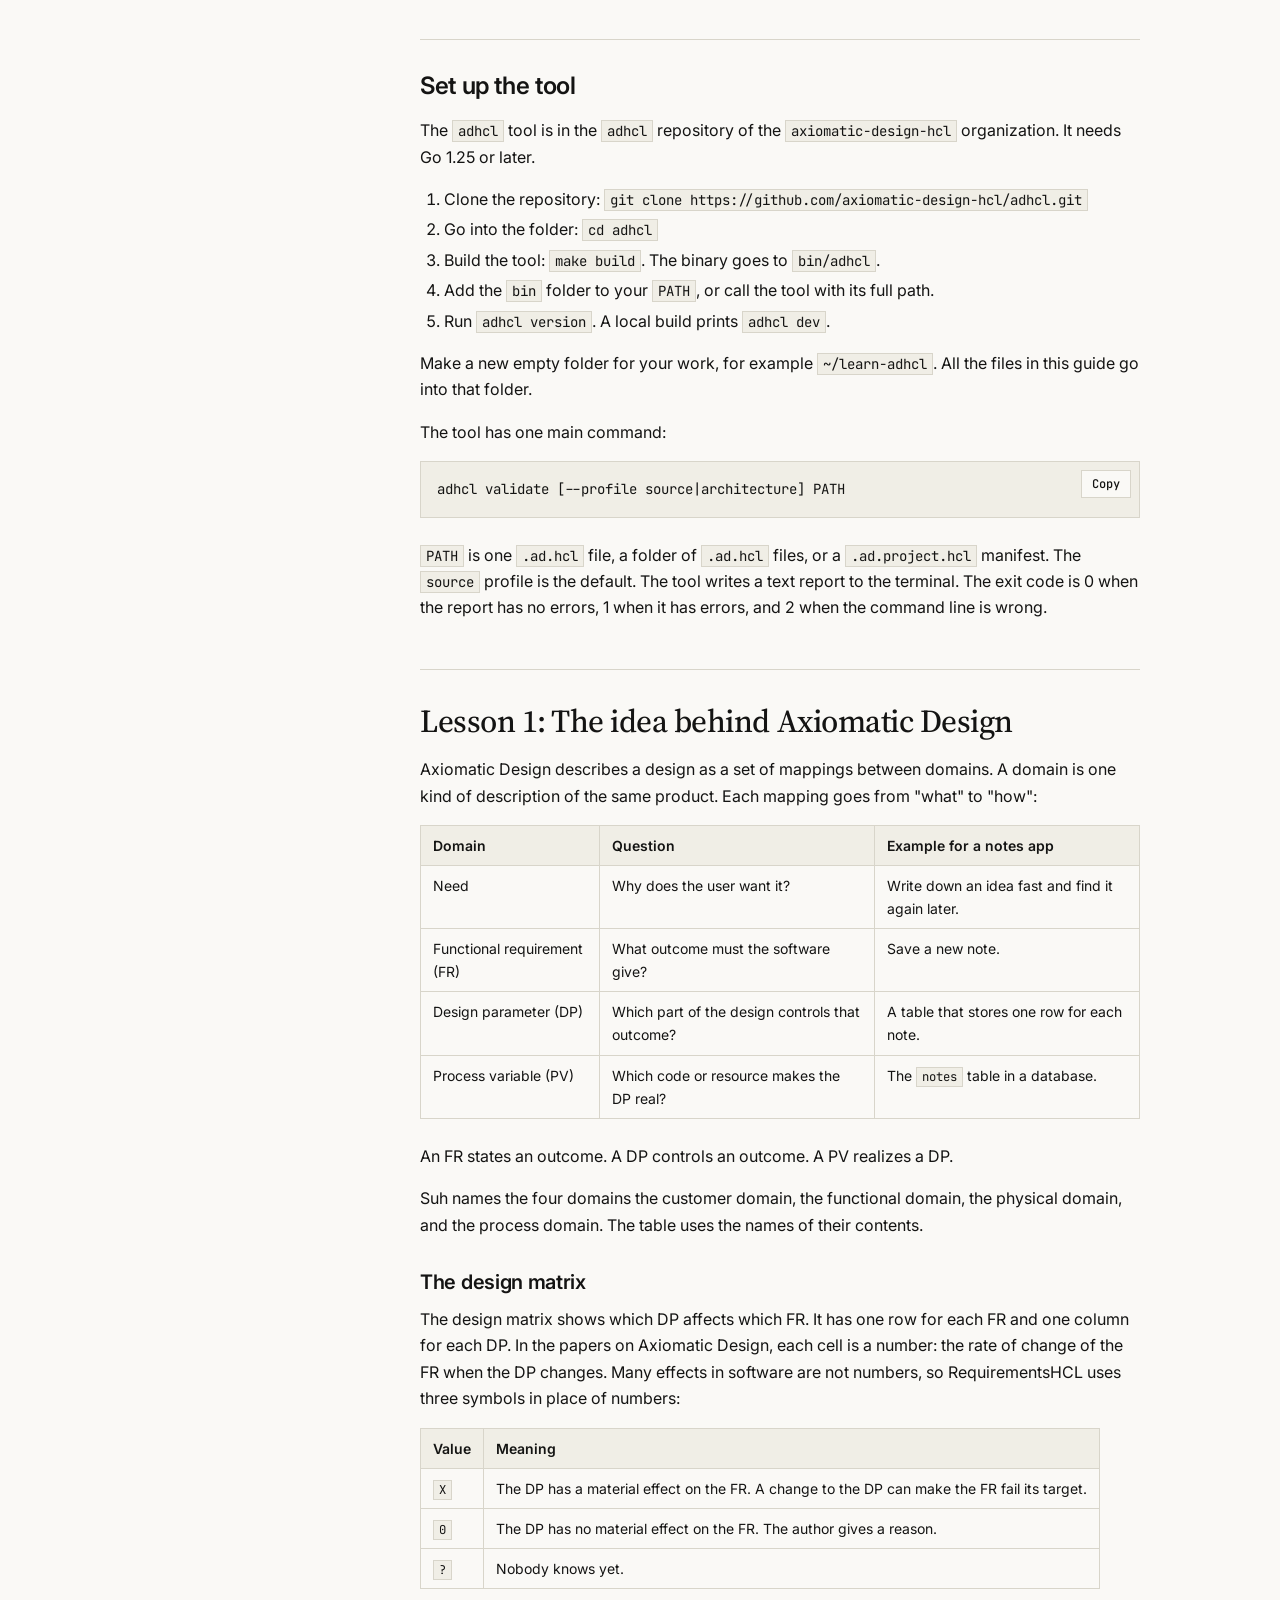
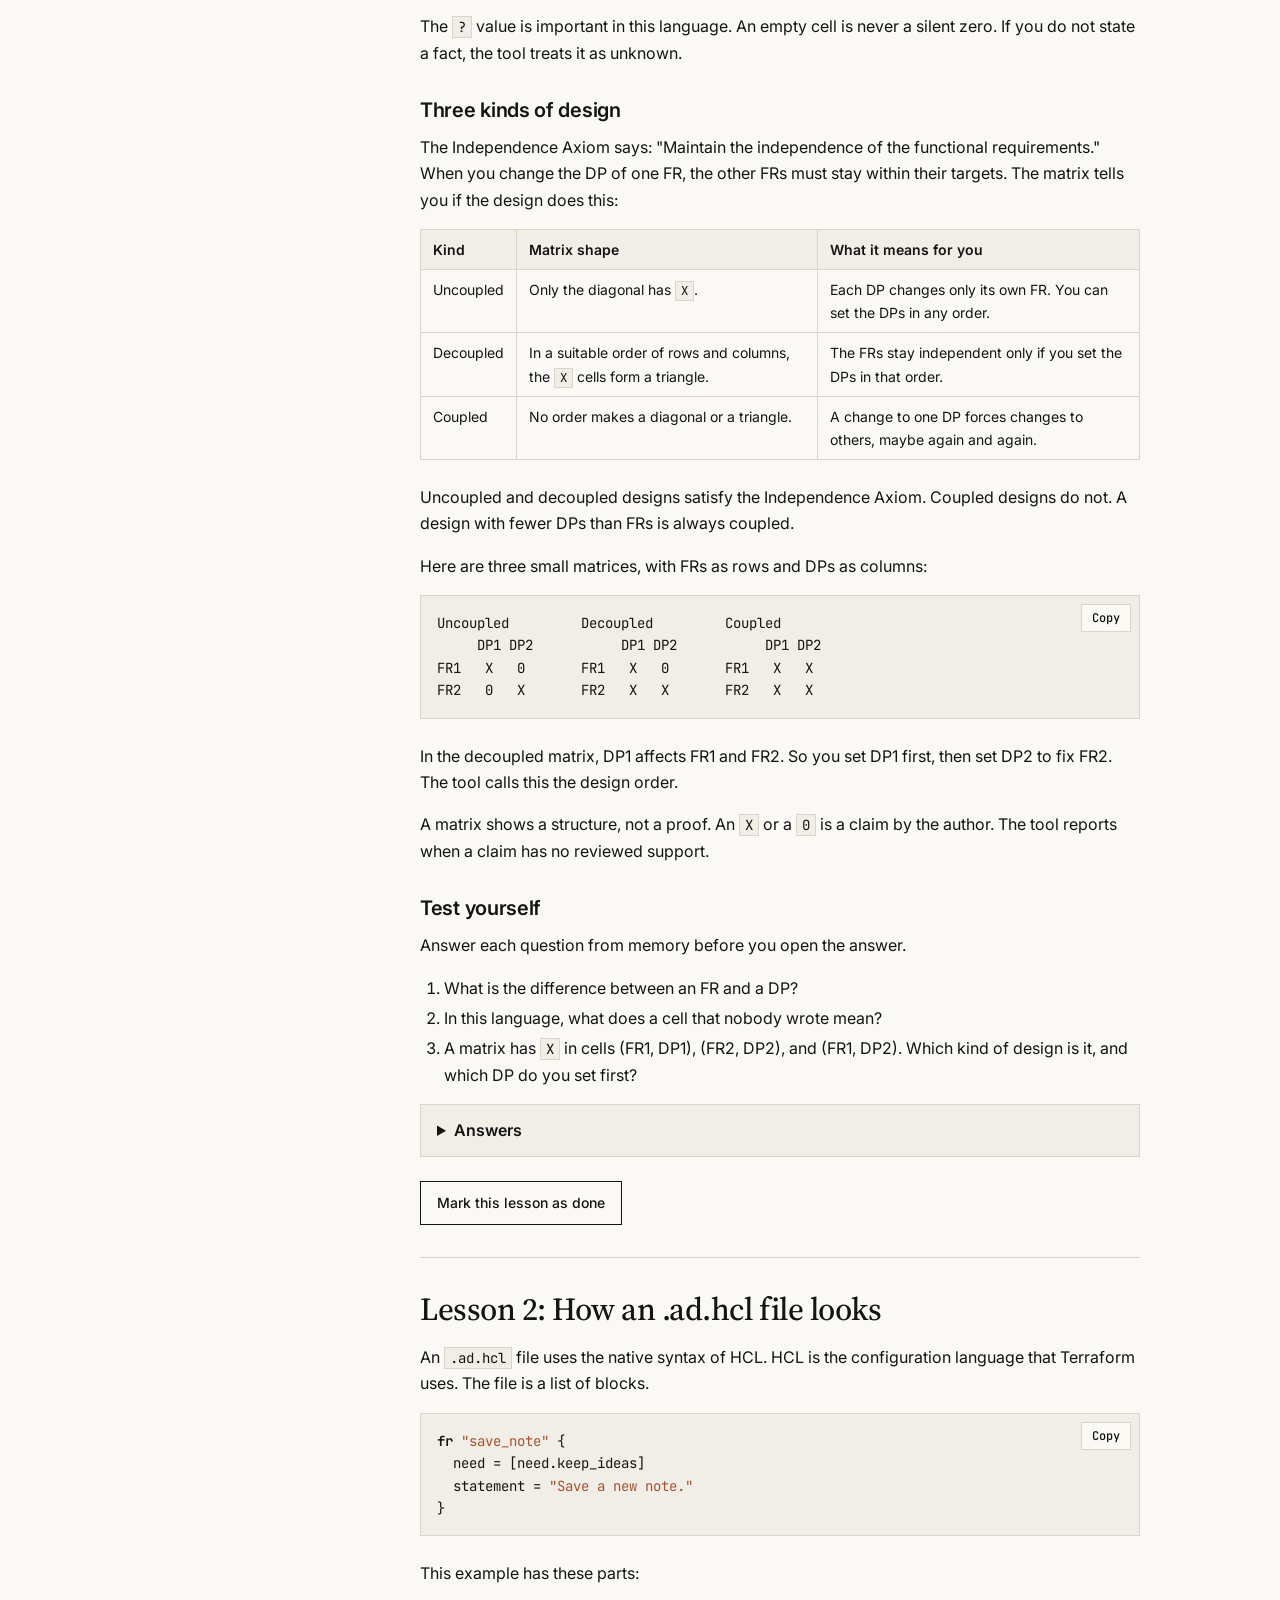
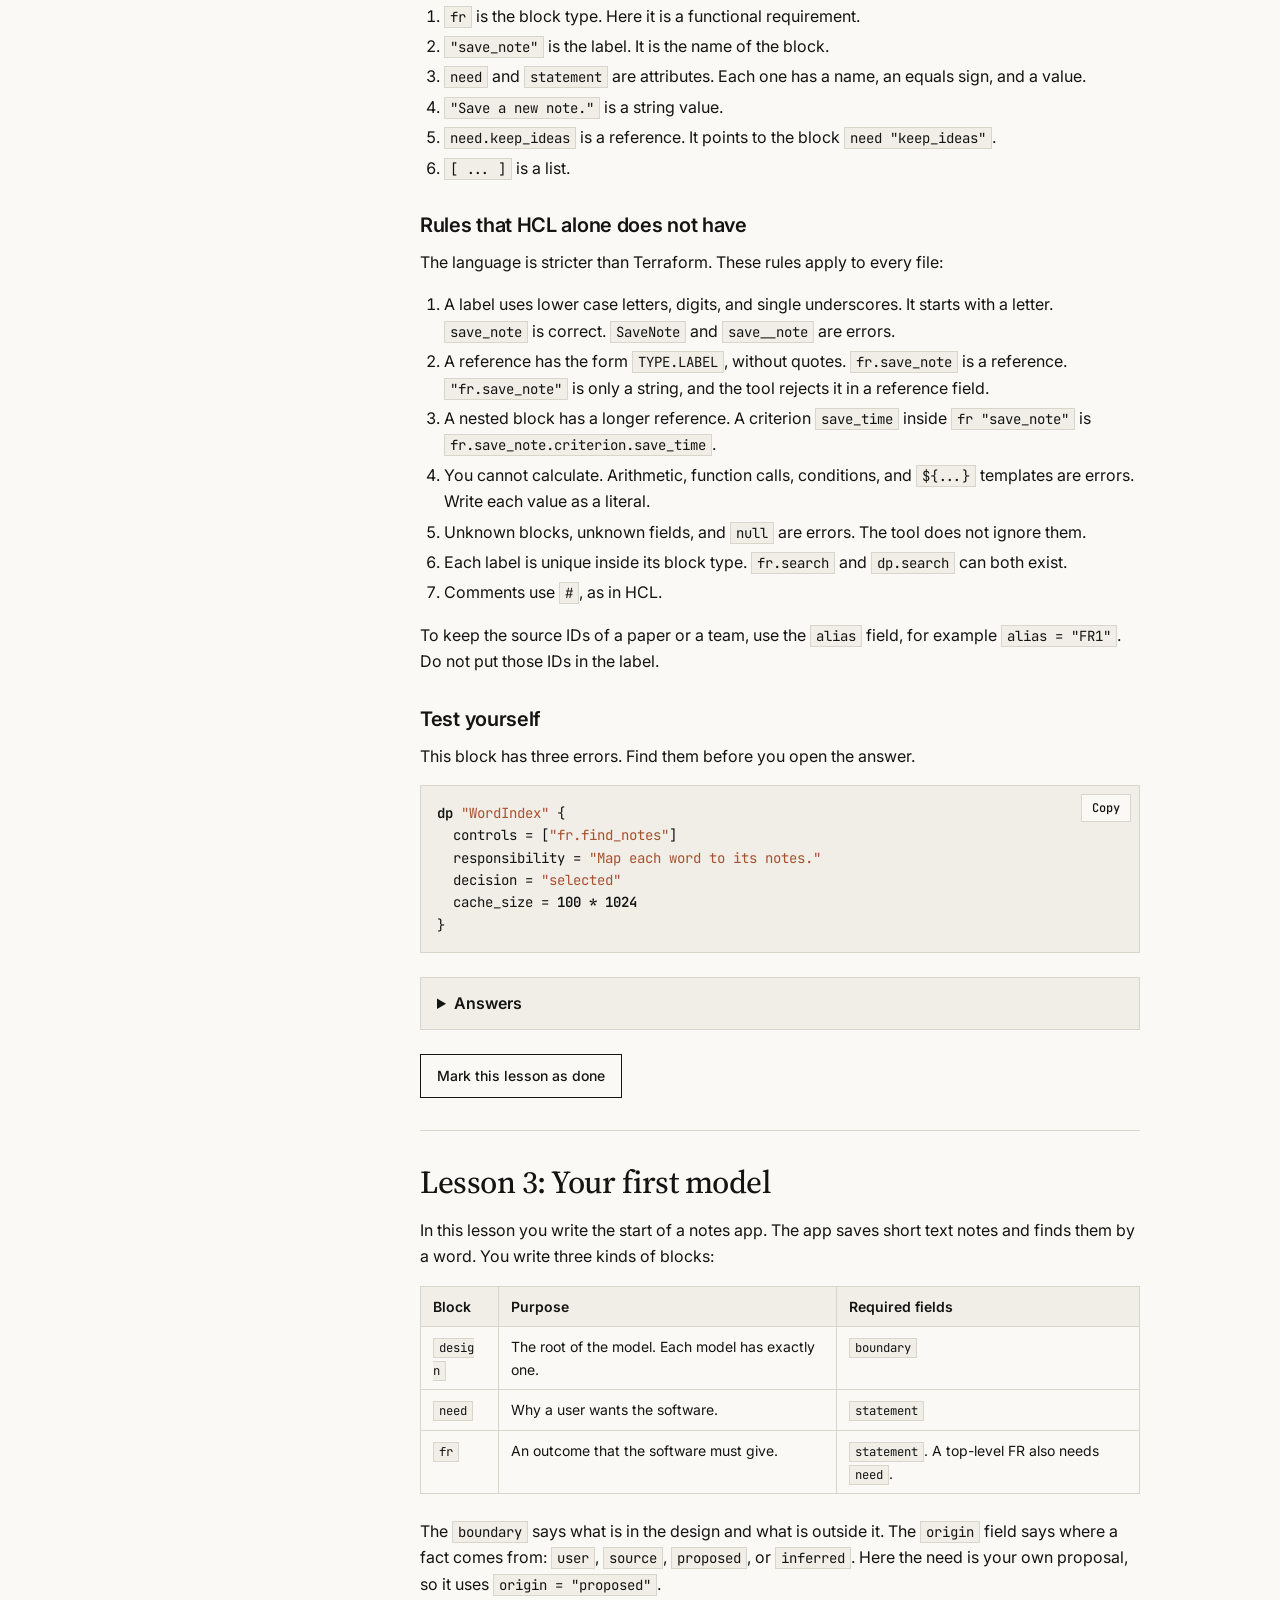
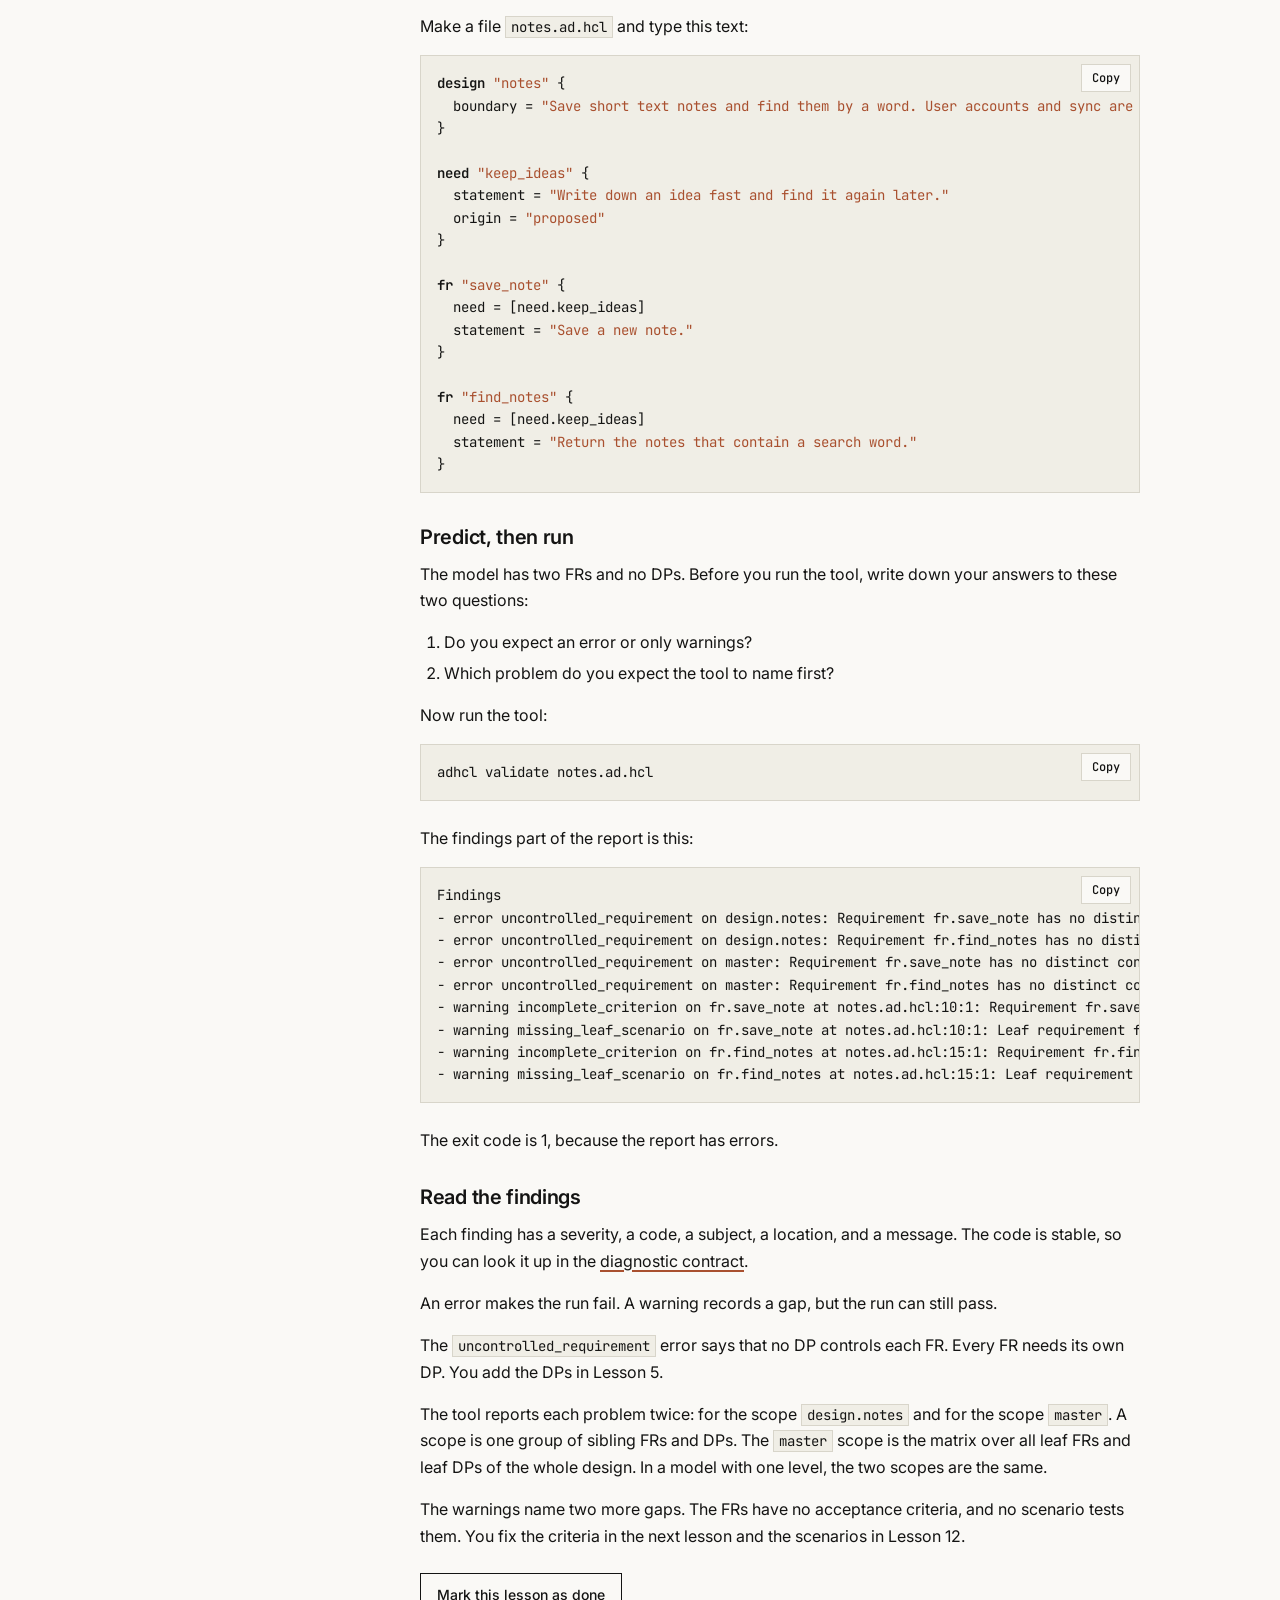
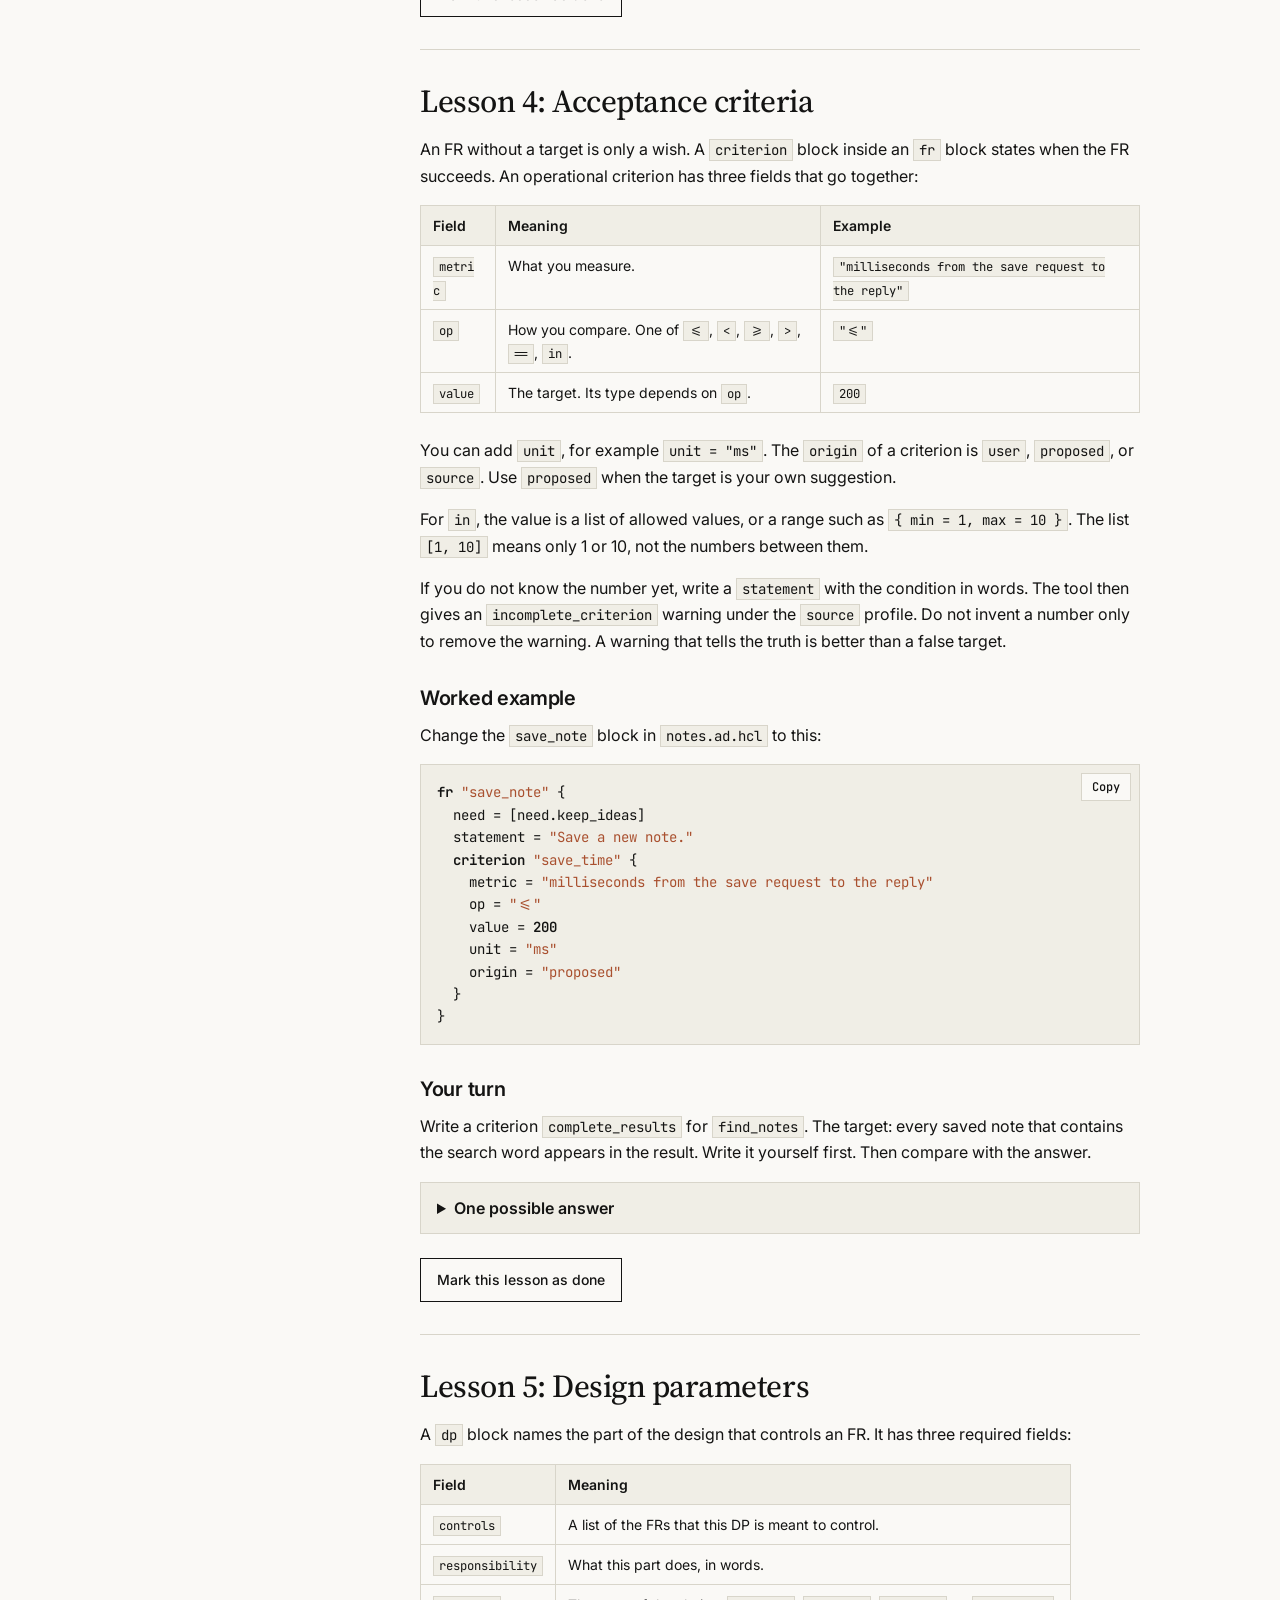
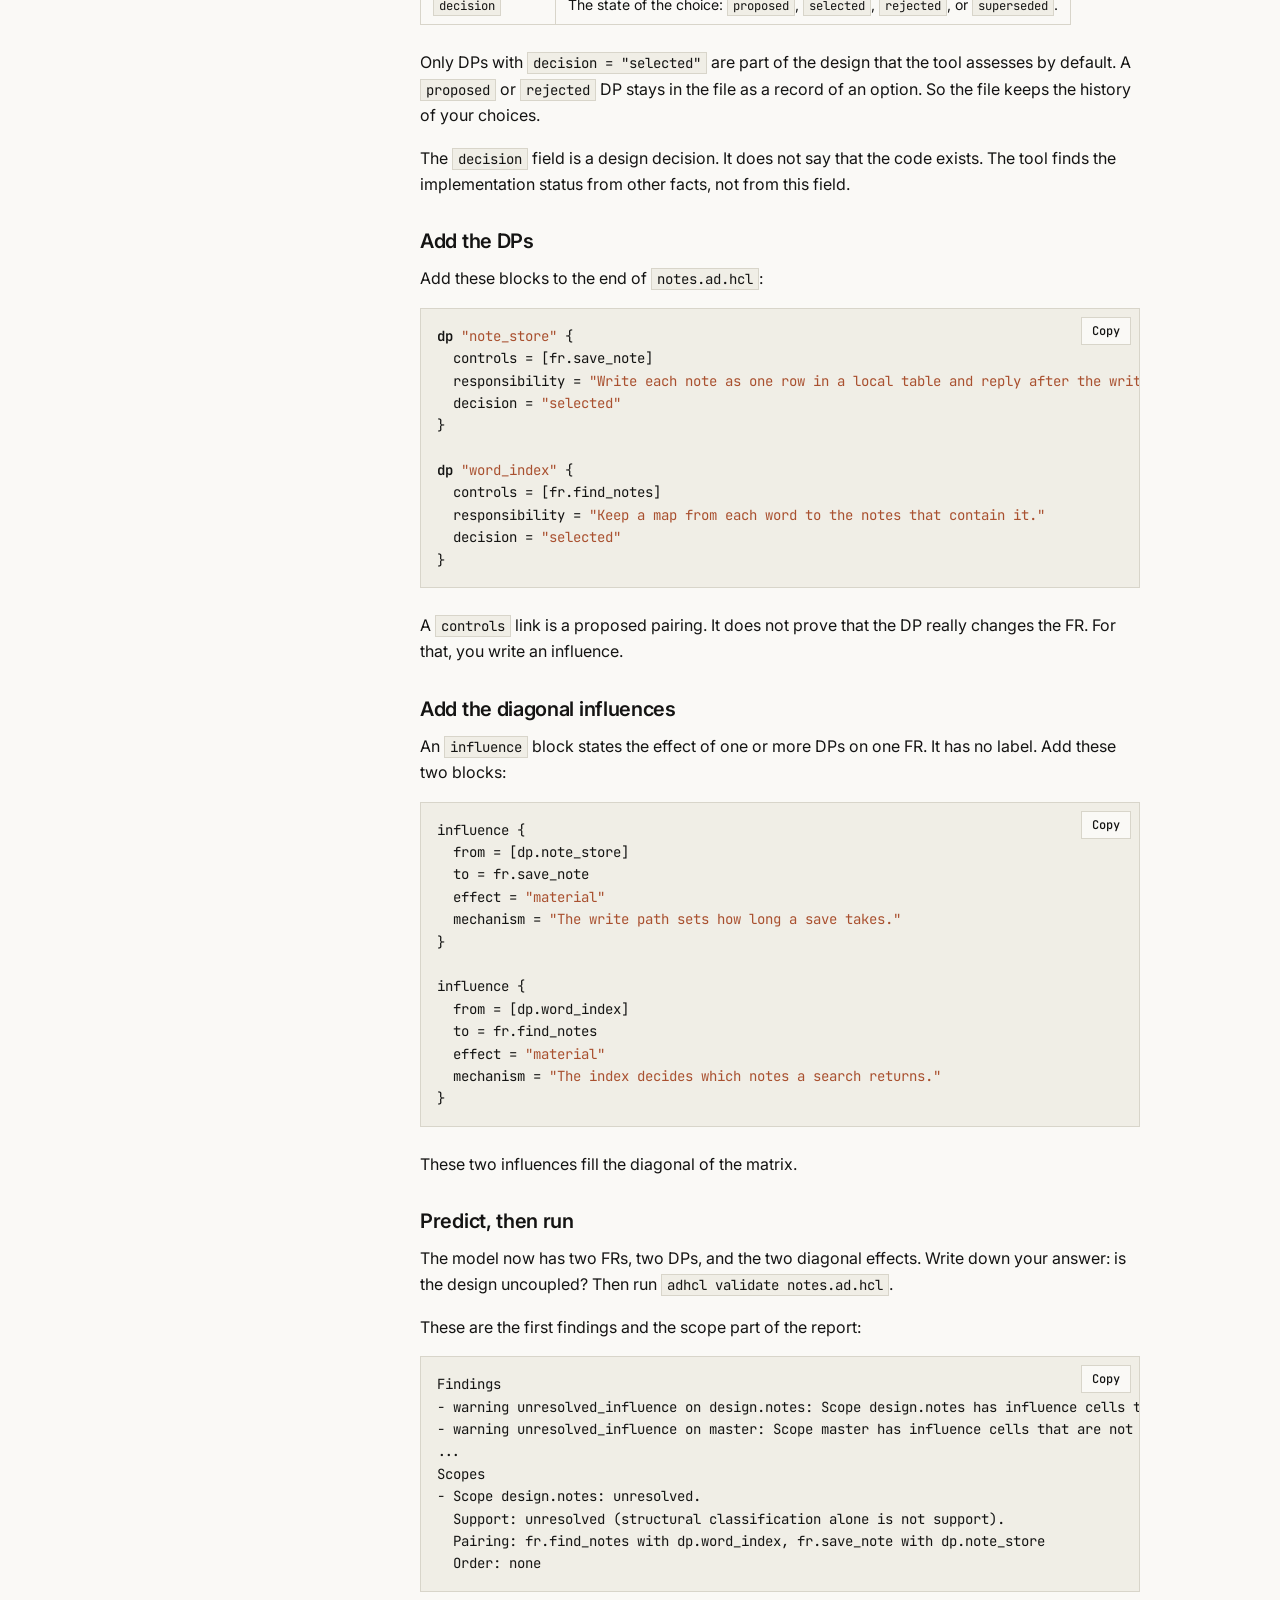
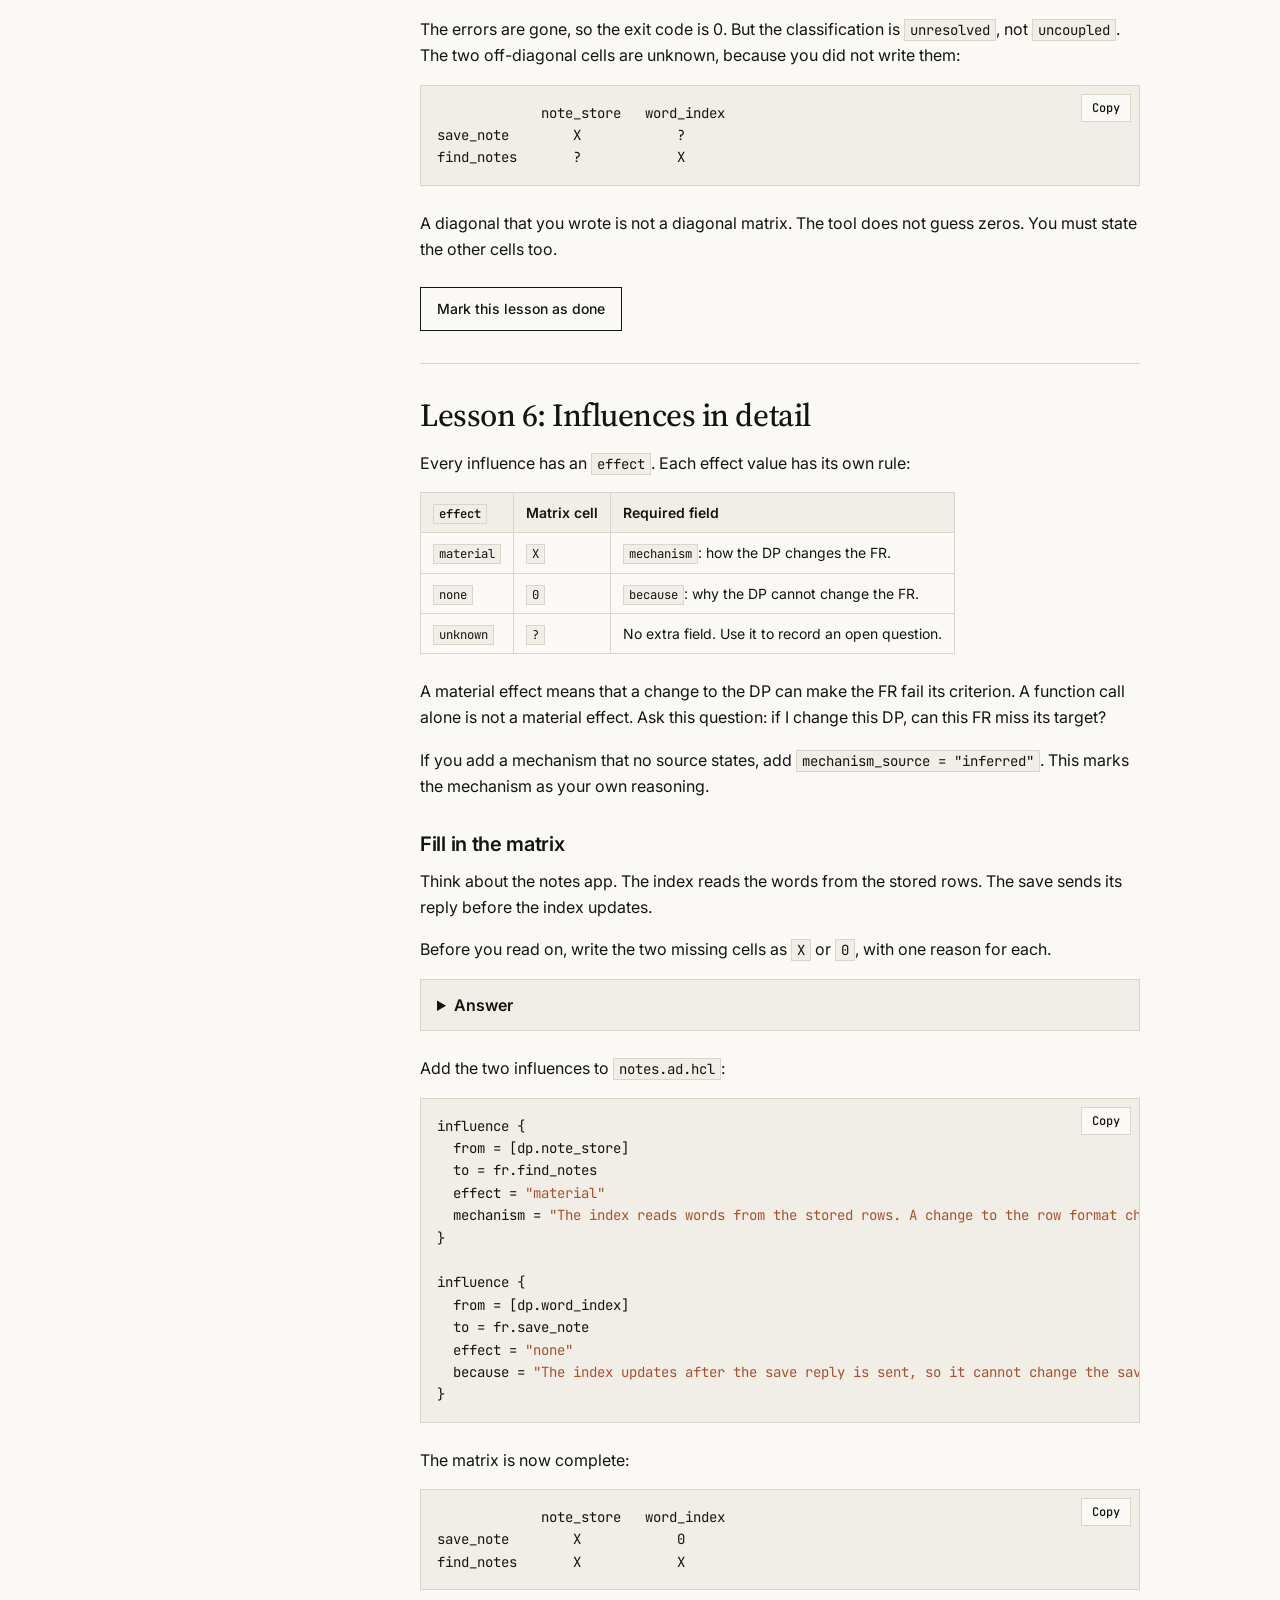
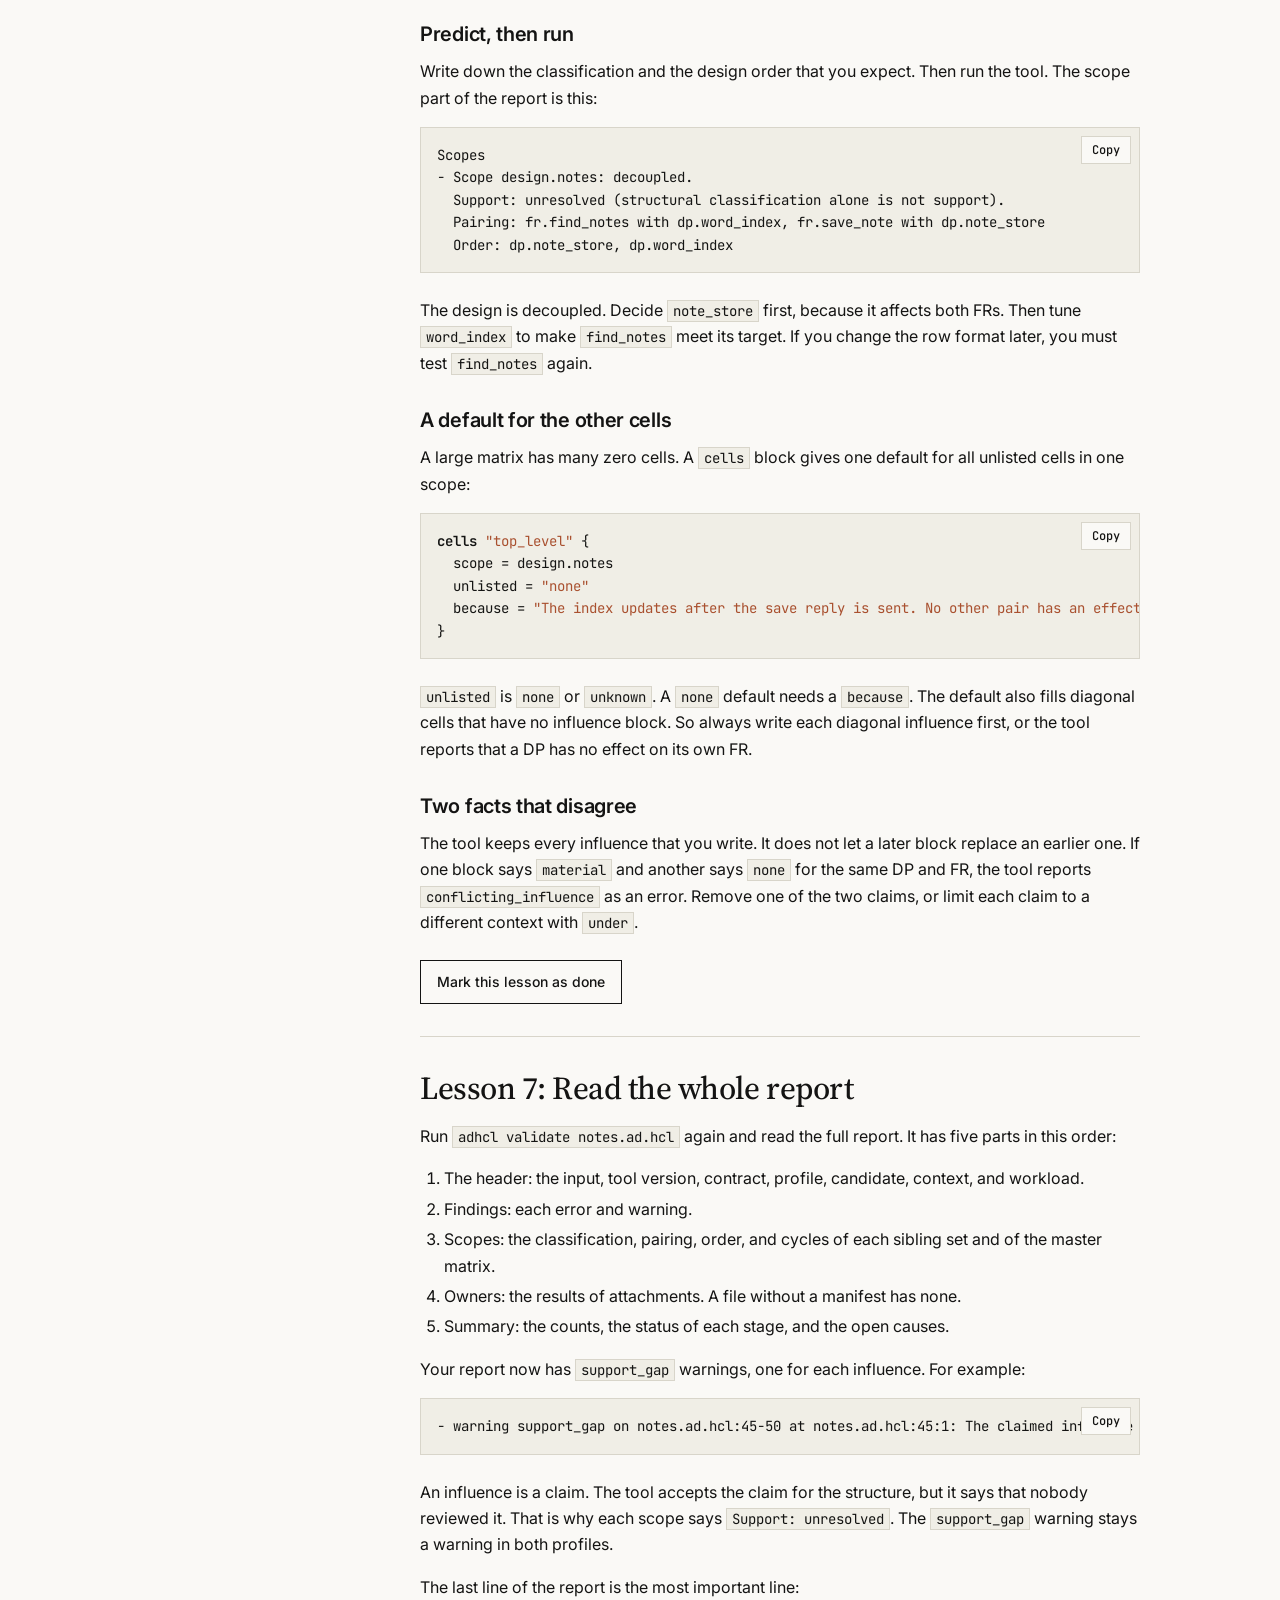
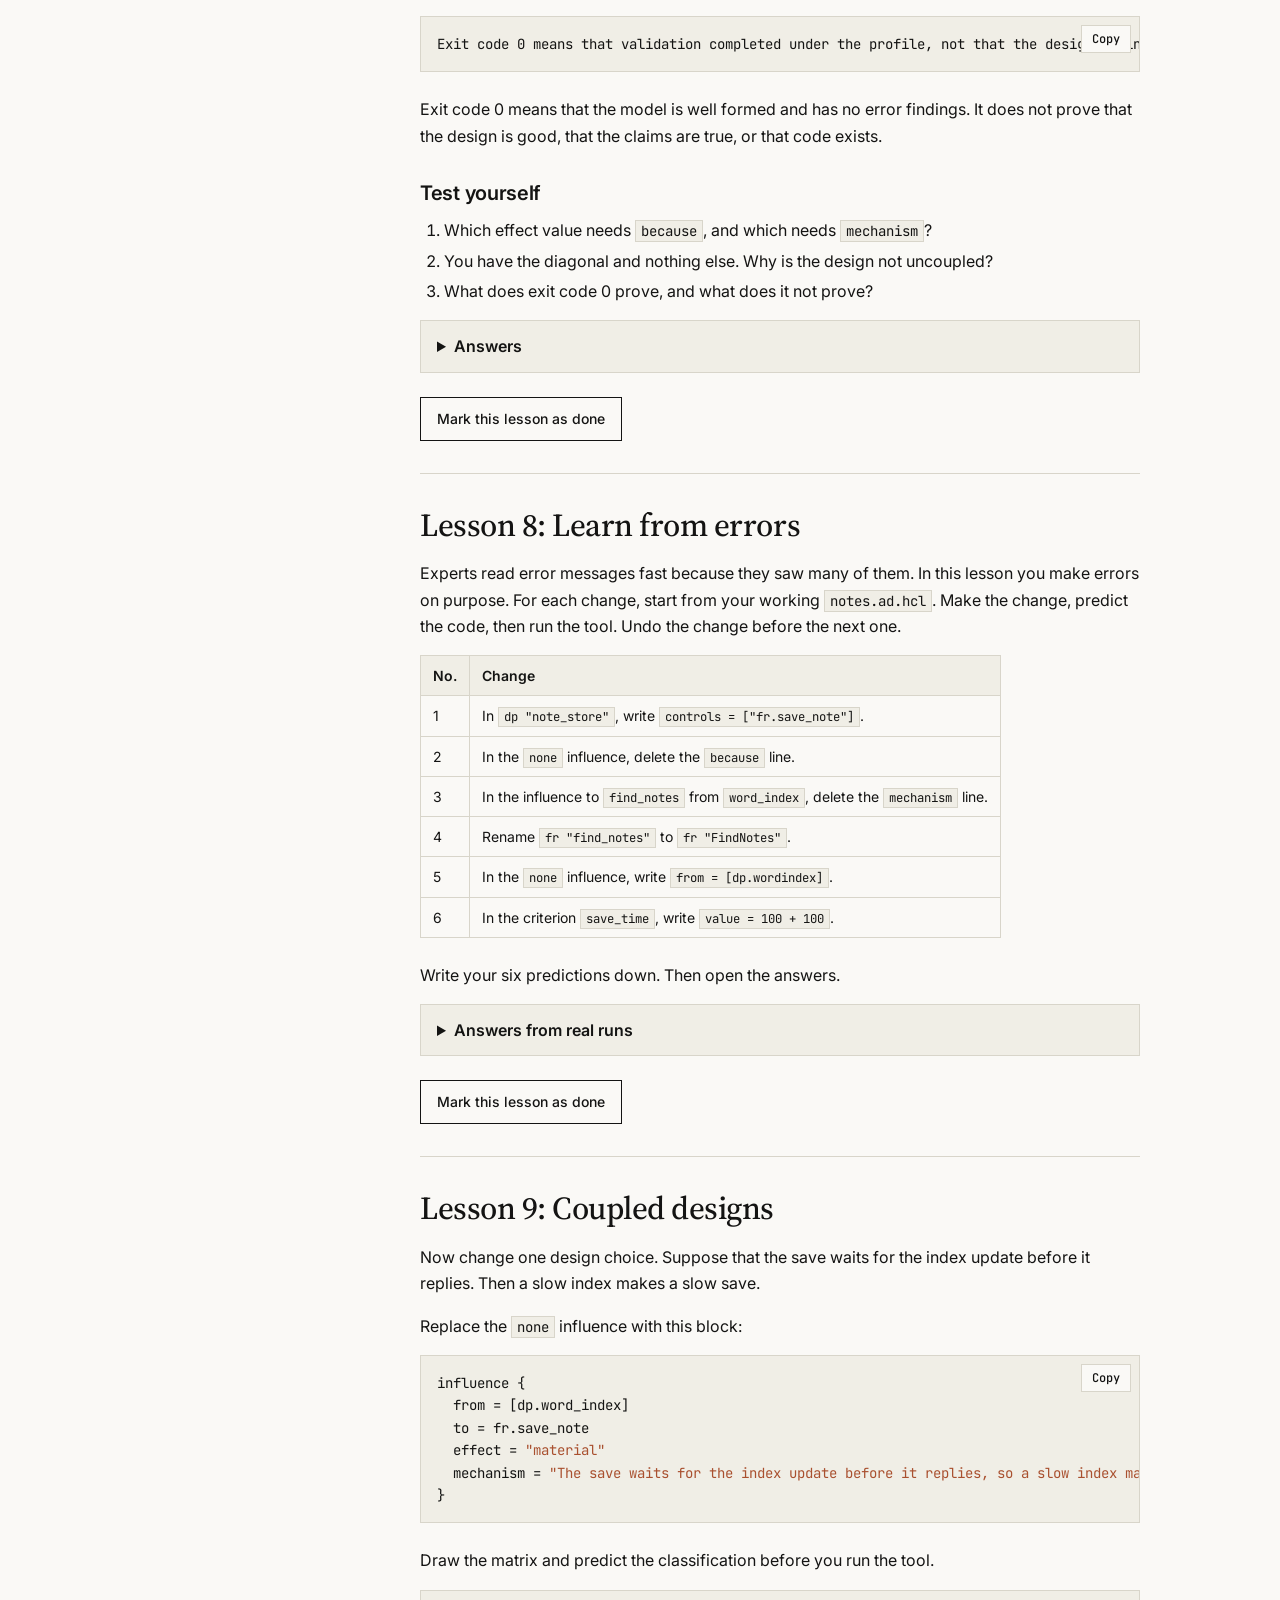
<file: learn.html>
<!doctype html>
<html lang="en">
<head>
<meta charset="utf-8">
<meta name="viewport" content="width=device-width, initial-scale=1">
<title>Learn .ad.hcl</title>
<meta name="description" content="A step-by-step course in the .ad.hcl language. You build one model, run adhcl after each step, and learn to read its reports.">
<link rel="preconnect" href="https://fonts.googleapis.com">
<link rel="preconnect" href="https://fonts.gstatic.com" crossorigin>
<link href="https://fonts.googleapis.com/css2?family=Inter:wght@400;500;600;700&family=JetBrains+Mono:wght@400;500;700&family=Source+Serif+4:opsz,wght@8..60,400;8..60,500&display=swap" rel="stylesheet">
<link rel="stylesheet" href="assets/site.css">
<link rel="icon" href="assets/favicon.svg" type="image/svg+xml">
</head>
<body>
<a class="skip" href="#main">Skip to the lessons</a>
<header class="site-head">
  <div class="wrap">
    <a class="brand" href="index.html"><span class="brand-mark">AD</span> RequirementsHCL</a>
    <nav class="site-nav" aria-label="Main">
      <a href="index.html#what">The language</a>
      <a href="index.html#adhcl">The adhcl tool</a>
      <a href="plugin.html">Plugin</a>
      <a href="learn.html" aria-current="page">Learn</a>
      <a href="https://github.com/axiomatic-design-hcl">GitHub</a>
    </nav>
  </div>
</header>

<div class="wrap learn-layout">
  <aside class="toc" aria-label="Lessons">
    <div class="toc-inner">
      <div class="progress">
        <span class="progress-text">Progress is saved in this browser</span>
        <div class="progress-bar" aria-hidden="true"><span></span></div>
      </div>
      <details open>
        <summary>Contents</summary>
        <ol>
<li><a href="#what-you-can-do-at-the-end" data-nav="what-you-can-do-at-the-end">What you can do at the end</a></li>
<li><a href="#before-you-start" data-nav="before-you-start">Before you start</a></li>
<li><a href="#how-this-guide-teaches" data-nav="how-this-guide-teaches">How this guide teaches</a></li>
<li><a href="#set-up-the-tool" data-nav="set-up-the-tool">Set up the tool</a></li>
<li class="is-lesson"><a href="#lesson-1-the-idea-behind-axiomatic-design" data-nav="lesson-1-the-idea-behind-axiomatic-design">Lesson 1: The idea behind Axiomatic Design</a></li>
<li class="is-lesson"><a href="#lesson-2-how-an-adhcl-file-looks" data-nav="lesson-2-how-an-adhcl-file-looks">Lesson 2: How an .ad.hcl file looks</a></li>
<li class="is-lesson"><a href="#lesson-3-your-first-model" data-nav="lesson-3-your-first-model">Lesson 3: Your first model</a></li>
<li class="is-lesson"><a href="#lesson-4-acceptance-criteria" data-nav="lesson-4-acceptance-criteria">Lesson 4: Acceptance criteria</a></li>
<li class="is-lesson"><a href="#lesson-5-design-parameters" data-nav="lesson-5-design-parameters">Lesson 5: Design parameters</a></li>
<li class="is-lesson"><a href="#lesson-6-influences-in-detail" data-nav="lesson-6-influences-in-detail">Lesson 6: Influences in detail</a></li>
<li class="is-lesson"><a href="#lesson-7-read-the-whole-report" data-nav="lesson-7-read-the-whole-report">Lesson 7: Read the whole report</a></li>
<li class="is-lesson"><a href="#lesson-8-learn-from-errors" data-nav="lesson-8-learn-from-errors">Lesson 8: Learn from errors</a></li>
<li class="is-lesson"><a href="#lesson-9-coupled-designs" data-nav="lesson-9-coupled-designs">Lesson 9: Coupled designs</a></li>
<li class="is-lesson"><a href="#lesson-10-tests-with-expect" data-nav="lesson-10-tests-with-expect">Lesson 10: Tests with expect</a></li>
<li class="is-lesson"><a href="#lesson-11-break-an-fr-down" data-nav="lesson-11-break-an-fr-down">Lesson 11: Break an FR down</a></li>
<li class="is-lesson"><a href="#lesson-12-from-design-to-code" data-nav="lesson-12-from-design-to-code">Lesson 12: From design to code</a></li>
<li class="is-lesson"><a href="#lesson-13-premises-and-contexts" data-nav="lesson-13-premises-and-contexts">Lesson 13: Premises and contexts</a></li>
<li class="is-lesson"><a href="#lesson-14-split-the-model-and-add-attachments" data-nav="lesson-14-split-the-model-and-add-attachments">Lesson 14: Split the model and add attachments</a></li>
<li class="is-lesson"><a href="#lesson-15-decisions-and-evidence" data-nav="lesson-15-decisions-and-evidence">Lesson 15: Decisions and evidence</a></li>
<li><a href="#mixed-review" data-nav="mixed-review">Mixed review</a></li>
<li><a href="#final-exercise-a-link-shortener" data-nav="final-exercise-a-link-shortener">Final exercise: a link shortener</a></li>
<li><a href="#review-plan" data-nav="review-plan">Review plan</a></li>
<li><a href="#quick-reference" data-nav="quick-reference">Quick reference</a></li>
<li><a href="#where-to-go-next" data-nav="where-to-go-next">Where to go next</a></li>
        </ol>
      </details>
    </div>
  </aside>

  <main id="main" class="doc">
    <div class="doc-hero">
      <span class="eyebrow">Course &middot; about three hours</span>
      <h1>Learn the .ad.hcl language</h1>
      <p class="muted">The source of this page is <a href="https://github.com/axiomatic-design-hcl/axiomatic-design-hcl.github.io/blob/main/learn-ad-hcl.md">learn-ad-hcl.md</a>.</p>
    </div>
<p>This guide teaches you to write and read <code>.ad.hcl</code> files.
An <code>.ad.hcl</code> file describes a software design with the method of Axiomatic Design (AD).
You write what the software must do, how the design does it, and how the parts affect each other.
The <code>adhcl</code> tool reads the file, builds the design matrices, and reports gaps and errors.</p>
<p>You build one small model from an empty file to a complete design.
Each lesson adds one idea, and you run the tool after each step.
Every report in this guide comes from real runs of <code>adhcl</code> on the example files.</p>
<section id="sec-what-you-can-do-at-the-end" class="doc-section"><h2 id="what-you-can-do-at-the-end">What you can do at the end</h2>
<p>After the guide, you can do these tasks without help:</p>
<ol>
<li>Explain the terms need, functional requirement (FR), design parameter (DP), and process variable (PV).</li>
<li>Write a design root, needs, FRs with acceptance criteria, and DPs.</li>
<li>Write influences with the correct effect: <code>material</code>, <code>none</code>, or <code>unknown</code>.</li>
<li>Predict if a design is uncoupled, decoupled, or coupled before you run the tool.</li>
<li>Read an <code>adhcl</code> report and fix each error that it names.</li>
<li>Break an FR into child FRs, and add modules and scenarios for the architecture profile.</li>
<li>Split a model into files and add a project manifest with attachments.</li>
</ol>
</section><section id="sec-before-you-start" class="doc-section"><h2 id="before-you-start">Before you start</h2>
<p>You need three things:</p>
<ol>
<li>Basic experience with a text editor and a terminal.</li>
<li>Go 1.25 or later, to build the <code>adhcl</code> tool.</li>
<li>About three hours, in several short sessions.</li>
</ol>
<p>You do not need to know HCL or Axiomatic Design before you start.
If you know Terraform, the syntax is familiar, but the rules are stricter.</p>
</section><section id="sec-how-this-guide-teaches" class="doc-section"><h2 id="how-this-guide-teaches">How this guide teaches</h2>
<p>The guide uses methods from learning research.
These methods feel harder than reading, and that extra effort is the part that makes you remember.
Use the guide in this way:</p>
<ol>
<li>Type each example. Do not copy and paste it. Typing makes you notice each field.</li>
<li>When the guide asks you to predict, write your prediction down before you run the tool.</li>
<li>Answer each "Test yourself" question from memory. Then open the answer.</li>
<li>When a question is hard, do not reread the lesson first. Try to answer, then look back.</li>
<li>Do the review questions again one day later and one week later.</li>
</ol>
<p>A wrong prediction is useful.
It shows you the exact idea that you must learn next.</p>
</section><section id="sec-set-up-the-tool" class="doc-section"><h2 id="set-up-the-tool">Set up the tool</h2>
<p>The <code>adhcl</code> tool is in the <code>adhcl</code> repository of the <code>axiomatic-design-hcl</code> organization.
It needs Go 1.25 or later.</p>
<ol>
<li>Clone the repository: <code>git clone https://github.com/axiomatic-design-hcl/adhcl.git</code></li>
<li>Go into the folder: <code>cd adhcl</code></li>
<li>Build the tool: <code>make build</code>. The binary goes to <code>bin/adhcl</code>.</li>
<li>Add the <code>bin</code> folder to your <code>PATH</code>, or call the tool with its full path.</li>
<li>Run <code>adhcl version</code>. A local build prints <code>adhcl dev</code>.</li>
</ol>
<p>Make a new empty folder for your work, for example <code>~/learn-adhcl</code>.
All the files in this guide go into that folder.</p>
<p>The tool has one main command:</p>
<div class="code"><pre><span></span><code>adhcl<span class="w"> </span>validate<span class="w"> </span><span class="o">[</span>--profile<span class="w"> </span>source<span class="p">|</span>architecture<span class="o">]</span><span class="w"> </span>PATH
</code></pre></div>

<p><code>PATH</code> is one <code>.ad.hcl</code> file, a folder of <code>.ad.hcl</code> files, or a <code>.ad.project.hcl</code> manifest.
The <code>source</code> profile is the default.
The tool writes a text report to the terminal.
The exit code is 0 when the report has no errors, 1 when it has errors, and 2 when the command line is wrong.</p>

</section><section id="sec-lesson-1-the-idea-behind-axiomatic-design" class="doc-section" data-lesson="lesson-1-the-idea-behind-axiomatic-design"><h2 id="lesson-1-the-idea-behind-axiomatic-design">Lesson 1: The idea behind Axiomatic Design</h2>
<p>Axiomatic Design describes a design as a set of mappings between domains.
A domain is one kind of description of the same product.
Each mapping goes from "what" to "how":</p>
<table>
<thead>
<tr>
<th>Domain</th>
<th>Question</th>
<th>Example for a notes app</th>
</tr>
</thead>
<tbody>
<tr>
<td>Need</td>
<td>Why does the user want it?</td>
<td>Write down an idea fast and find it again later.</td>
</tr>
<tr>
<td>Functional requirement (FR)</td>
<td>What outcome must the software give?</td>
<td>Save a new note.</td>
</tr>
<tr>
<td>Design parameter (DP)</td>
<td>Which part of the design controls that outcome?</td>
<td>A table that stores one row for each note.</td>
</tr>
<tr>
<td>Process variable (PV)</td>
<td>Which code or resource makes the DP real?</td>
<td>The <code>notes</code> table in a database.</td>
</tr>
</tbody>
</table>
<p>An FR states an outcome.
A DP controls an outcome.
A PV realizes a DP.</p>
<p>Suh names the four domains the customer domain, the functional domain, the physical domain, and the process domain.
The table uses the names of their contents.</p>
<h3 id="the-design-matrix">The design matrix</h3>
<p>The design matrix shows which DP affects which FR.
It has one row for each FR and one column for each DP.
In the papers on Axiomatic Design, each cell is a number: the rate of change of the FR when the DP changes.
Many effects in software are not numbers, so RequirementsHCL uses three symbols in place of numbers:</p>
<table>
<thead>
<tr>
<th>Value</th>
<th>Meaning</th>
</tr>
</thead>
<tbody>
<tr>
<td><code>X</code></td>
<td>The DP has a material effect on the FR. A change to the DP can make the FR fail its target.</td>
</tr>
<tr>
<td><code>0</code></td>
<td>The DP has no material effect on the FR. The author gives a reason.</td>
</tr>
<tr>
<td><code>?</code></td>
<td>Nobody knows yet.</td>
</tr>
</tbody>
</table>
<p>The <code>?</code> value is important in this language.
An empty cell is never a silent zero.
If you do not state a fact, the tool treats it as unknown.</p>
<h3 id="three-kinds-of-design">Three kinds of design</h3>
<p>The Independence Axiom says: "Maintain the independence of the functional requirements."
When you change the DP of one FR, the other FRs must stay within their targets.
The matrix tells you if the design does this:</p>
<table>
<thead>
<tr>
<th>Kind</th>
<th>Matrix shape</th>
<th>What it means for you</th>
</tr>
</thead>
<tbody>
<tr>
<td>Uncoupled</td>
<td>Only the diagonal has <code>X</code>.</td>
<td>Each DP changes only its own FR. You can set the DPs in any order.</td>
</tr>
<tr>
<td>Decoupled</td>
<td>In a suitable order of rows and columns, the <code>X</code> cells form a triangle.</td>
<td>The FRs stay independent only if you set the DPs in that order.</td>
</tr>
<tr>
<td>Coupled</td>
<td>No order makes a diagonal or a triangle.</td>
<td>A change to one DP forces changes to others, maybe again and again.</td>
</tr>
</tbody>
</table>
<p>Uncoupled and decoupled designs satisfy the Independence Axiom.
Coupled designs do not.
A design with fewer DPs than FRs is always coupled.</p>
<p>Here are three small matrices, with FRs as rows and DPs as columns:</p>
<div class="code"><pre><span></span><code>Uncoupled         Decoupled         Coupled
     DP1 DP2           DP1 DP2           DP1 DP2
FR1   X   0       FR1   X   0       FR1   X   X
FR2   0   X       FR2   X   X       FR2   X   X
</code></pre></div>

<p>In the decoupled matrix, DP1 affects FR1 and FR2.
So you set DP1 first, then set DP2 to fix FR2.
The tool calls this the design order.</p>
<p>A matrix shows a structure, not a proof.
An <code>X</code> or a <code>0</code> is a claim by the author.
The tool reports when a claim has no reviewed support.</p>
<h3 id="test-yourself">Test yourself</h3>
<p>Answer each question from memory before you open the answer.</p>
<ol>
<li>What is the difference between an FR and a DP?</li>
<li>In this language, what does a cell that nobody wrote mean?</li>
<li>A matrix has <code>X</code> in cells (FR1, DP1), (FR2, DP2), and (FR1, DP2). Which kind of design is it, and which DP do you set first?</li>
</ol>
<details>
<summary>Answers</summary>
<ol>
<li>An FR states an outcome that the software must give. A DP is the part of the design that controls that outcome.</li>
<li>It means unknown (<code>?</code>). It is not a zero.</li>
<li>It is decoupled. DP2 affects FR1 and FR2, so you set DP2 first, then DP1. The order is DP2, DP1.</li>
</ol>
</details>

<p class="done-row"><button type="button" class="btn-done" data-done="lesson-1-the-idea-behind-axiomatic-design" aria-pressed="false">Mark this lesson as done</button></p></section><section id="sec-lesson-2-how-an-adhcl-file-looks" class="doc-section" data-lesson="lesson-2-how-an-adhcl-file-looks"><h2 id="lesson-2-how-an-adhcl-file-looks">Lesson 2: How an .ad.hcl file looks</h2>
<p>An <code>.ad.hcl</code> file uses the native syntax of HCL.
HCL is the configuration language that Terraform uses.
The file is a list of blocks.</p>
<div class="code"><pre><span></span><code><span class="err">fr</span><span class="w"> </span><span class="s2">&quot;save_note&quot;</span><span class="w"> </span><span class="p">{</span>
<span class="w">  </span><span class="na">need</span><span class="w"> </span><span class="o">=</span><span class="w"> </span><span class="p">[</span><span class="nv">need.keep_ideas</span><span class="p">]</span>
<span class="w">  </span><span class="na">statement</span><span class="w"> </span><span class="o">=</span><span class="w"> </span><span class="s2">&quot;Save a new note.&quot;</span>
<span class="p">}</span>
</code></pre></div>

<p>This example has these parts:</p>
<ol>
<li><code>fr</code> is the block type. Here it is a functional requirement.</li>
<li><code>"save_note"</code> is the label. It is the name of the block.</li>
<li><code>need</code> and <code>statement</code> are attributes. Each one has a name, an equals sign, and a value.</li>
<li><code>"Save a new note."</code> is a string value.</li>
<li><code>need.keep_ideas</code> is a reference. It points to the block <code>need "keep_ideas"</code>.</li>
<li><code>[ ... ]</code> is a list.</li>
</ol>
<h3 id="rules-that-hcl-alone-does-not-have">Rules that HCL alone does not have</h3>
<p>The language is stricter than Terraform.
These rules apply to every file:</p>
<ol>
<li>A label uses lower case letters, digits, and single underscores. It starts with a letter. <code>save_note</code> is correct. <code>SaveNote</code> and <code>save__note</code> are errors.</li>
<li>A reference has the form <code>TYPE.LABEL</code>, without quotes. <code>fr.save_note</code> is a reference. <code>"fr.save_note"</code> is only a string, and the tool rejects it in a reference field.</li>
<li>A nested block has a longer reference. A criterion <code>save_time</code> inside <code>fr "save_note"</code> is <code>fr.save_note.criterion.save_time</code>.</li>
<li>You cannot calculate. Arithmetic, function calls, conditions, and <code>${...}</code> templates are errors. Write each value as a literal.</li>
<li>Unknown blocks, unknown fields, and <code>null</code> are errors. The tool does not ignore them.</li>
<li>Each label is unique inside its block type. <code>fr.search</code> and <code>dp.search</code> can both exist.</li>
<li>Comments use <code>#</code>, as in HCL.</li>
</ol>
<p>To keep the source IDs of a paper or a team, use the <code>alias</code> field, for example <code>alias = "FR1"</code>.
Do not put those IDs in the label.</p>
<h3 id="test-yourself_1">Test yourself</h3>
<p>This block has three errors. Find them before you open the answer.</p>
<div class="code"><pre><span></span><code><span class="err">dp</span><span class="w"> </span><span class="s2">&quot;WordIndex&quot;</span><span class="w"> </span><span class="p">{</span>
<span class="w">  </span><span class="na">controls</span><span class="w"> </span><span class="o">=</span><span class="w"> </span><span class="p">[</span><span class="s2">&quot;fr.find_notes&quot;</span><span class="p">]</span>
<span class="w">  </span><span class="na">responsibility</span><span class="w"> </span><span class="o">=</span><span class="w"> </span><span class="s2">&quot;Map each word to its notes.&quot;</span>
<span class="w">  </span><span class="na">decision</span><span class="w"> </span><span class="o">=</span><span class="w"> </span><span class="s2">&quot;selected&quot;</span>
<span class="w">  </span><span class="na">cache_size</span><span class="w"> </span><span class="o">=</span><span class="w"> </span><span class="m">100</span><span class="w"> </span><span class="err">*</span><span class="w"> </span><span class="m">1024</span>
<span class="p">}</span>
</code></pre></div>

<details>
<summary>Answers</summary>
<ol>
<li>The label <code>WordIndex</code> has upper case letters. Use <code>word_index</code>.</li>
<li><code>"fr.find_notes"</code> is a string. Use the reference <code>fr.find_notes</code> without quotes.</li>
<li><code>cache_size</code> is not a DP field, and <code>100 * 1024</code> is arithmetic. Both are errors. Put that kind of detail in <code>responsibility</code> as text.</li>
</ol>
</details>

<p class="done-row"><button type="button" class="btn-done" data-done="lesson-2-how-an-adhcl-file-looks" aria-pressed="false">Mark this lesson as done</button></p></section><section id="sec-lesson-3-your-first-model" class="doc-section" data-lesson="lesson-3-your-first-model"><h2 id="lesson-3-your-first-model">Lesson 3: Your first model</h2>
<p>In this lesson you write the start of a notes app.
The app saves short text notes and finds them by a word.
You write three kinds of blocks:</p>
<table>
<thead>
<tr>
<th>Block</th>
<th>Purpose</th>
<th>Required fields</th>
</tr>
</thead>
<tbody>
<tr>
<td><code>design</code></td>
<td>The root of the model. Each model has exactly one.</td>
<td><code>boundary</code></td>
</tr>
<tr>
<td><code>need</code></td>
<td>Why a user wants the software.</td>
<td><code>statement</code></td>
</tr>
<tr>
<td><code>fr</code></td>
<td>An outcome that the software must give.</td>
<td><code>statement</code>. A top-level FR also needs <code>need</code>.</td>
</tr>
</tbody>
</table>
<p>The <code>boundary</code> says what is in the design and what is outside it.
The <code>origin</code> field says where a fact comes from: <code>user</code>, <code>source</code>, <code>proposed</code>, or <code>inferred</code>.
Here the need is your own proposal, so it uses <code>origin = "proposed"</code>.</p>
<p>Make a file <code>notes.ad.hcl</code> and type this text:</p>
<div class="code"><pre><span></span><code><span class="err">design</span><span class="w"> </span><span class="s2">&quot;notes&quot;</span><span class="w"> </span><span class="p">{</span>
<span class="w">  </span><span class="na">boundary</span><span class="w"> </span><span class="o">=</span><span class="w"> </span><span class="s2">&quot;Save short text notes and find them by a word. User accounts and sync are outside the boundary.&quot;</span>
<span class="p">}</span>

<span class="err">need</span><span class="w"> </span><span class="s2">&quot;keep_ideas&quot;</span><span class="w"> </span><span class="p">{</span>
<span class="w">  </span><span class="na">statement</span><span class="w"> </span><span class="o">=</span><span class="w"> </span><span class="s2">&quot;Write down an idea fast and find it again later.&quot;</span>
<span class="w">  </span><span class="na">origin</span><span class="w"> </span><span class="o">=</span><span class="w"> </span><span class="s2">&quot;proposed&quot;</span>
<span class="p">}</span>

<span class="err">fr</span><span class="w"> </span><span class="s2">&quot;save_note&quot;</span><span class="w"> </span><span class="p">{</span>
<span class="w">  </span><span class="na">need</span><span class="w"> </span><span class="o">=</span><span class="w"> </span><span class="p">[</span><span class="nv">need.keep_ideas</span><span class="p">]</span>
<span class="w">  </span><span class="na">statement</span><span class="w"> </span><span class="o">=</span><span class="w"> </span><span class="s2">&quot;Save a new note.&quot;</span>
<span class="p">}</span>

<span class="err">fr</span><span class="w"> </span><span class="s2">&quot;find_notes&quot;</span><span class="w"> </span><span class="p">{</span>
<span class="w">  </span><span class="na">need</span><span class="w"> </span><span class="o">=</span><span class="w"> </span><span class="p">[</span><span class="nv">need.keep_ideas</span><span class="p">]</span>
<span class="w">  </span><span class="na">statement</span><span class="w"> </span><span class="o">=</span><span class="w"> </span><span class="s2">&quot;Return the notes that contain a search word.&quot;</span>
<span class="p">}</span>
</code></pre></div>

<h3 id="predict-then-run">Predict, then run</h3>
<p>The model has two FRs and no DPs.
Before you run the tool, write down your answers to these two questions:</p>
<ol>
<li>Do you expect an error or only warnings?</li>
<li>Which problem do you expect the tool to name first?</li>
</ol>
<p>Now run the tool:</p>
<div class="code"><pre><span></span><code>adhcl<span class="w"> </span>validate<span class="w"> </span>notes.ad.hcl
</code></pre></div>

<p>The findings part of the report is this:</p>
<div class="code"><pre><span></span><code>Findings
- error uncontrolled_requirement on design.notes: Requirement fr.save_note has no distinct control in scope design.notes.
- error uncontrolled_requirement on design.notes: Requirement fr.find_notes has no distinct control in scope design.notes.
- error uncontrolled_requirement on master: Requirement fr.save_note has no distinct control in scope master.
- error uncontrolled_requirement on master: Requirement fr.find_notes has no distinct control in scope master.
- warning incomplete_criterion on fr.save_note at notes.ad.hcl:10:1: Requirement fr.save_note has no applicable criterion with a metric, operator, and value, so no operational predicate checks it.
- warning missing_leaf_scenario on fr.save_note at notes.ad.hcl:10:1: Leaf requirement fr.save_note has no applicable scenario with steps that verifies all of its applicable criteria.
- warning incomplete_criterion on fr.find_notes at notes.ad.hcl:15:1: Requirement fr.find_notes has no applicable criterion with a metric, operator, and value, so no operational predicate checks it.
- warning missing_leaf_scenario on fr.find_notes at notes.ad.hcl:15:1: Leaf requirement fr.find_notes has no applicable scenario with steps that verifies all of its applicable criteria.
</code></pre></div>

<p>The exit code is 1, because the report has errors.</p>
<h3 id="read-the-findings">Read the findings</h3>
<p>Each finding has a severity, a code, a subject, a location, and a message.
The code is stable, so you can look it up in the <a href="https://github.com/axiomatic-design-hcl/spec/blob/main/docs/diagnostics.md">diagnostic contract</a>.</p>
<p>An error makes the run fail.
A warning records a gap, but the run can still pass.</p>
<p>The <code>uncontrolled_requirement</code> error says that no DP controls each FR.
Every FR needs its own DP.
You add the DPs in Lesson 5.</p>
<p>The tool reports each problem twice: for the scope <code>design.notes</code> and for the scope <code>master</code>.
A scope is one group of sibling FRs and DPs.
The <code>master</code> scope is the matrix over all leaf FRs and leaf DPs of the whole design.
In a model with one level, the two scopes are the same.</p>
<p>The warnings name two more gaps.
The FRs have no acceptance criteria, and no scenario tests them.
You fix the criteria in the next lesson and the scenarios in Lesson 12.</p>

<p class="done-row"><button type="button" class="btn-done" data-done="lesson-3-your-first-model" aria-pressed="false">Mark this lesson as done</button></p></section><section id="sec-lesson-4-acceptance-criteria" class="doc-section" data-lesson="lesson-4-acceptance-criteria"><h2 id="lesson-4-acceptance-criteria">Lesson 4: Acceptance criteria</h2>
<p>An FR without a target is only a wish.
A <code>criterion</code> block inside an <code>fr</code> block states when the FR succeeds.
An operational criterion has three fields that go together:</p>
<table>
<thead>
<tr>
<th>Field</th>
<th>Meaning</th>
<th>Example</th>
</tr>
</thead>
<tbody>
<tr>
<td><code>metric</code></td>
<td>What you measure.</td>
<td><code>"milliseconds from the save request to the reply"</code></td>
</tr>
<tr>
<td><code>op</code></td>
<td>How you compare. One of <code>&lt;=</code>, <code>&lt;</code>, <code>&gt;=</code>, <code>&gt;</code>, <code>==</code>, <code>in</code>.</td>
<td><code>"&lt;="</code></td>
</tr>
<tr>
<td><code>value</code></td>
<td>The target. Its type depends on <code>op</code>.</td>
<td><code>200</code></td>
</tr>
</tbody>
</table>
<p>You can add <code>unit</code>, for example <code>unit = "ms"</code>.
The <code>origin</code> of a criterion is <code>user</code>, <code>proposed</code>, or <code>source</code>.
Use <code>proposed</code> when the target is your own suggestion.</p>
<p>For <code>in</code>, the value is a list of allowed values, or a range such as <code>{ min = 1, max = 10 }</code>.
The list <code>[1, 10]</code> means only 1 or 10, not the numbers between them.</p>
<p>If you do not know the number yet, write a <code>statement</code> with the condition in words.
The tool then gives an <code>incomplete_criterion</code> warning under the <code>source</code> profile.
Do not invent a number only to remove the warning.
A warning that tells the truth is better than a false target.</p>
<h3 id="worked-example">Worked example</h3>
<p>Change the <code>save_note</code> block in <code>notes.ad.hcl</code> to this:</p>
<div class="code"><pre><span></span><code><span class="err">fr</span><span class="w"> </span><span class="s2">&quot;save_note&quot;</span><span class="w"> </span><span class="p">{</span>
<span class="w">  </span><span class="na">need</span><span class="w"> </span><span class="o">=</span><span class="w"> </span><span class="p">[</span><span class="nv">need.keep_ideas</span><span class="p">]</span>
<span class="w">  </span><span class="na">statement</span><span class="w"> </span><span class="o">=</span><span class="w"> </span><span class="s2">&quot;Save a new note.&quot;</span>
<span class="w">  </span><span class="err">criterion</span><span class="w"> </span><span class="s2">&quot;save_time&quot;</span><span class="w"> </span><span class="p">{</span>
<span class="w">    </span><span class="na">metric</span><span class="w"> </span><span class="o">=</span><span class="w"> </span><span class="s2">&quot;milliseconds from the save request to the reply&quot;</span>
<span class="w">    </span><span class="na">op</span><span class="w"> </span><span class="o">=</span><span class="w"> </span><span class="s2">&quot;&lt;=&quot;</span>
<span class="w">    </span><span class="na">value</span><span class="w"> </span><span class="o">=</span><span class="w"> </span><span class="m">200</span>
<span class="w">    </span><span class="na">unit</span><span class="w"> </span><span class="o">=</span><span class="w"> </span><span class="s2">&quot;ms&quot;</span>
<span class="w">    </span><span class="na">origin</span><span class="w"> </span><span class="o">=</span><span class="w"> </span><span class="s2">&quot;proposed&quot;</span>
<span class="w">  </span><span class="p">}</span>
<span class="p">}</span>
</code></pre></div>

<h3 id="your-turn">Your turn</h3>
<p>Write a criterion <code>complete_results</code> for <code>find_notes</code>.
The target: every saved note that contains the search word appears in the result.
Write it yourself first. Then compare with the answer.</p>
<details>
<summary>One possible answer</summary>
<div class="code"><pre><span></span><code><span class="err">fr</span><span class="w"> </span><span class="s2">&quot;find_notes&quot;</span><span class="w"> </span><span class="p">{</span>
<span class="w">  </span><span class="na">need</span><span class="w"> </span><span class="o">=</span><span class="w"> </span><span class="p">[</span><span class="nv">need.keep_ideas</span><span class="p">]</span>
<span class="w">  </span><span class="na">statement</span><span class="w"> </span><span class="o">=</span><span class="w"> </span><span class="s2">&quot;Return the notes that contain a search word.&quot;</span>
<span class="w">  </span><span class="err">criterion</span><span class="w"> </span><span class="s2">&quot;complete_results&quot;</span><span class="w"> </span><span class="p">{</span>
<span class="w">    </span><span class="na">metric</span><span class="w"> </span><span class="o">=</span><span class="w"> </span><span class="s2">&quot;share of saved notes that contain the word and appear in the result&quot;</span>
<span class="w">    </span><span class="na">op</span><span class="w"> </span><span class="o">=</span><span class="w"> </span><span class="s2">&quot;==&quot;</span>
<span class="w">    </span><span class="na">value</span><span class="w"> </span><span class="o">=</span><span class="w"> </span><span class="m">1</span>
<span class="w">    </span><span class="na">origin</span><span class="w"> </span><span class="o">=</span><span class="w"> </span><span class="s2">&quot;proposed&quot;</span>
<span class="w">  </span><span class="p">}</span>
<span class="p">}</span>
</code></pre></div>

<p>Your metric text can be different. The important parts are a measurable metric, an operator, and a value. Use this version for the rest of the guide, so that your reports match the guide.</p>
</details>

<p class="done-row"><button type="button" class="btn-done" data-done="lesson-4-acceptance-criteria" aria-pressed="false">Mark this lesson as done</button></p></section><section id="sec-lesson-5-design-parameters" class="doc-section" data-lesson="lesson-5-design-parameters"><h2 id="lesson-5-design-parameters">Lesson 5: Design parameters</h2>
<p>A <code>dp</code> block names the part of the design that controls an FR.
It has three required fields:</p>
<table>
<thead>
<tr>
<th>Field</th>
<th>Meaning</th>
</tr>
</thead>
<tbody>
<tr>
<td><code>controls</code></td>
<td>A list of the FRs that this DP is meant to control.</td>
</tr>
<tr>
<td><code>responsibility</code></td>
<td>What this part does, in words.</td>
</tr>
<tr>
<td><code>decision</code></td>
<td>The state of the choice: <code>proposed</code>, <code>selected</code>, <code>rejected</code>, or <code>superseded</code>.</td>
</tr>
</tbody>
</table>
<p>Only DPs with <code>decision = "selected"</code> are part of the design that the tool assesses by default.
A <code>proposed</code> or <code>rejected</code> DP stays in the file as a record of an option.
So the file keeps the history of your choices.</p>
<p>The <code>decision</code> field is a design decision.
It does not say that the code exists.
The tool finds the implementation status from other facts, not from this field.</p>
<h3 id="add-the-dps">Add the DPs</h3>
<p>Add these blocks to the end of <code>notes.ad.hcl</code>:</p>
<div class="code"><pre><span></span><code><span class="err">dp</span><span class="w"> </span><span class="s2">&quot;note_store&quot;</span><span class="w"> </span><span class="p">{</span>
<span class="w">  </span><span class="na">controls</span><span class="w"> </span><span class="o">=</span><span class="w"> </span><span class="p">[</span><span class="nv">fr.save_note</span><span class="p">]</span>
<span class="w">  </span><span class="na">responsibility</span><span class="w"> </span><span class="o">=</span><span class="w"> </span><span class="s2">&quot;Write each note as one row in a local table and reply after the write.&quot;</span>
<span class="w">  </span><span class="na">decision</span><span class="w"> </span><span class="o">=</span><span class="w"> </span><span class="s2">&quot;selected&quot;</span>
<span class="p">}</span>

<span class="err">dp</span><span class="w"> </span><span class="s2">&quot;word_index&quot;</span><span class="w"> </span><span class="p">{</span>
<span class="w">  </span><span class="na">controls</span><span class="w"> </span><span class="o">=</span><span class="w"> </span><span class="p">[</span><span class="nv">fr.find_notes</span><span class="p">]</span>
<span class="w">  </span><span class="na">responsibility</span><span class="w"> </span><span class="o">=</span><span class="w"> </span><span class="s2">&quot;Keep a map from each word to the notes that contain it.&quot;</span>
<span class="w">  </span><span class="na">decision</span><span class="w"> </span><span class="o">=</span><span class="w"> </span><span class="s2">&quot;selected&quot;</span>
<span class="p">}</span>
</code></pre></div>

<p>A <code>controls</code> link is a proposed pairing.
It does not prove that the DP really changes the FR.
For that, you write an influence.</p>
<h3 id="add-the-diagonal-influences">Add the diagonal influences</h3>
<p>An <code>influence</code> block states the effect of one or more DPs on one FR.
It has no label.
Add these two blocks:</p>
<div class="code"><pre><span></span><code><span class="nb">influence</span><span class="w"> </span><span class="p">{</span>
<span class="w">  </span><span class="na">from</span><span class="w"> </span><span class="o">=</span><span class="w"> </span><span class="p">[</span><span class="nv">dp.note_store</span><span class="p">]</span>
<span class="w">  </span><span class="na">to</span><span class="w"> </span><span class="o">=</span><span class="w"> </span><span class="nv">fr.save_note</span>
<span class="w">  </span><span class="na">effect</span><span class="w"> </span><span class="o">=</span><span class="w"> </span><span class="s2">&quot;material&quot;</span>
<span class="w">  </span><span class="na">mechanism</span><span class="w"> </span><span class="o">=</span><span class="w"> </span><span class="s2">&quot;The write path sets how long a save takes.&quot;</span>
<span class="p">}</span>

<span class="nb">influence</span><span class="w"> </span><span class="p">{</span>
<span class="w">  </span><span class="na">from</span><span class="w"> </span><span class="o">=</span><span class="w"> </span><span class="p">[</span><span class="nv">dp.word_index</span><span class="p">]</span>
<span class="w">  </span><span class="na">to</span><span class="w"> </span><span class="o">=</span><span class="w"> </span><span class="nv">fr.find_notes</span>
<span class="w">  </span><span class="na">effect</span><span class="w"> </span><span class="o">=</span><span class="w"> </span><span class="s2">&quot;material&quot;</span>
<span class="w">  </span><span class="na">mechanism</span><span class="w"> </span><span class="o">=</span><span class="w"> </span><span class="s2">&quot;The index decides which notes a search returns.&quot;</span>
<span class="p">}</span>
</code></pre></div>

<p>These two influences fill the diagonal of the matrix.</p>
<h3 id="predict-then-run_1">Predict, then run</h3>
<p>The model now has two FRs, two DPs, and the two diagonal effects.
Write down your answer: is the design uncoupled?
Then run <code>adhcl validate notes.ad.hcl</code>.</p>
<p>These are the first findings and the scope part of the report:</p>
<div class="code"><pre><span></span><code>Findings
- warning unresolved_influence on design.notes: Scope design.notes has influence cells that are not fully known, so its classification is unresolved.
- warning unresolved_influence on master: Scope master has influence cells that are not fully known, so its classification is unresolved.
...
Scopes
- Scope design.notes: unresolved.
  Support: unresolved (structural classification alone is not support).
  Pairing: fr.find_notes with dp.word_index, fr.save_note with dp.note_store
  Order: none
</code></pre></div>

<p>The errors are gone, so the exit code is 0.
But the classification is <code>unresolved</code>, not <code>uncoupled</code>.
The two off-diagonal cells are unknown, because you did not write them:</p>
<div class="code"><pre><span></span><code>             note_store   word_index
save_note        X            ?
find_notes       ?            X
</code></pre></div>

<p>A diagonal that you wrote is not a diagonal matrix.
The tool does not guess zeros.
You must state the other cells too.</p>

<p class="done-row"><button type="button" class="btn-done" data-done="lesson-5-design-parameters" aria-pressed="false">Mark this lesson as done</button></p></section><section id="sec-lesson-6-influences-in-detail" class="doc-section" data-lesson="lesson-6-influences-in-detail"><h2 id="lesson-6-influences-in-detail">Lesson 6: Influences in detail</h2>
<p>Every influence has an <code>effect</code>.
Each effect value has its own rule:</p>
<table>
<thead>
<tr>
<th><code>effect</code></th>
<th>Matrix cell</th>
<th>Required field</th>
</tr>
</thead>
<tbody>
<tr>
<td><code>material</code></td>
<td><code>X</code></td>
<td><code>mechanism</code>: how the DP changes the FR.</td>
</tr>
<tr>
<td><code>none</code></td>
<td><code>0</code></td>
<td><code>because</code>: why the DP cannot change the FR.</td>
</tr>
<tr>
<td><code>unknown</code></td>
<td><code>?</code></td>
<td>No extra field. Use it to record an open question.</td>
</tr>
</tbody>
</table>
<p>A material effect means that a change to the DP can make the FR fail its criterion.
A function call alone is not a material effect.
Ask this question: if I change this DP, can this FR miss its target?</p>
<p>If you add a mechanism that no source states, add <code>mechanism_source = "inferred"</code>.
This marks the mechanism as your own reasoning.</p>
<h3 id="fill-in-the-matrix">Fill in the matrix</h3>
<p>Think about the notes app.
The index reads the words from the stored rows.
The save sends its reply before the index updates.</p>
<p>Before you read on, write the two missing cells as <code>X</code> or <code>0</code>, with one reason for each.</p>
<details>
<summary>Answer</summary>
<p><code>note_store</code> to <code>find_notes</code> is <code>X</code>. The index reads the stored rows, so a change to the row format changes what the index sees.</p>
<p><code>word_index</code> to <code>save_note</code> is <code>0</code>. The save replies before the index updates, so the index cannot change the save time.</p>
</details>
<p>Add the two influences to <code>notes.ad.hcl</code>:</p>
<div class="code"><pre><span></span><code><span class="nb">influence</span><span class="w"> </span><span class="p">{</span>
<span class="w">  </span><span class="na">from</span><span class="w"> </span><span class="o">=</span><span class="w"> </span><span class="p">[</span><span class="nv">dp.note_store</span><span class="p">]</span>
<span class="w">  </span><span class="na">to</span><span class="w"> </span><span class="o">=</span><span class="w"> </span><span class="nv">fr.find_notes</span>
<span class="w">  </span><span class="na">effect</span><span class="w"> </span><span class="o">=</span><span class="w"> </span><span class="s2">&quot;material&quot;</span>
<span class="w">  </span><span class="na">mechanism</span><span class="w"> </span><span class="o">=</span><span class="w"> </span><span class="s2">&quot;The index reads words from the stored rows. A change to the row format changes which words the index sees.&quot;</span>
<span class="p">}</span>

<span class="nb">influence</span><span class="w"> </span><span class="p">{</span>
<span class="w">  </span><span class="na">from</span><span class="w"> </span><span class="o">=</span><span class="w"> </span><span class="p">[</span><span class="nv">dp.word_index</span><span class="p">]</span>
<span class="w">  </span><span class="na">to</span><span class="w"> </span><span class="o">=</span><span class="w"> </span><span class="nv">fr.save_note</span>
<span class="w">  </span><span class="na">effect</span><span class="w"> </span><span class="o">=</span><span class="w"> </span><span class="s2">&quot;none&quot;</span>
<span class="w">  </span><span class="na">because</span><span class="w"> </span><span class="o">=</span><span class="w"> </span><span class="s2">&quot;The index updates after the save reply is sent, so it cannot change the save time.&quot;</span>
<span class="p">}</span>
</code></pre></div>

<p>The matrix is now complete:</p>
<div class="code"><pre><span></span><code>             note_store   word_index
save_note        X            0
find_notes       X            X
</code></pre></div>

<h3 id="predict-then-run_2">Predict, then run</h3>
<p>Write down the classification and the design order that you expect.
Then run the tool. The scope part of the report is this:</p>
<div class="code"><pre><span></span><code>Scopes
- Scope design.notes: decoupled.
  Support: unresolved (structural classification alone is not support).
  Pairing: fr.find_notes with dp.word_index, fr.save_note with dp.note_store
  Order: dp.note_store, dp.word_index
</code></pre></div>

<p>The design is decoupled.
Decide <code>note_store</code> first, because it affects both FRs.
Then tune <code>word_index</code> to make <code>find_notes</code> meet its target.
If you change the row format later, you must test <code>find_notes</code> again.</p>
<h3 id="a-default-for-the-other-cells">A default for the other cells</h3>
<p>A large matrix has many zero cells.
A <code>cells</code> block gives one default for all unlisted cells in one scope:</p>
<div class="code"><pre><span></span><code><span class="err">cells</span><span class="w"> </span><span class="s2">&quot;top_level&quot;</span><span class="w"> </span><span class="p">{</span>
<span class="w">  </span><span class="na">scope</span><span class="w"> </span><span class="o">=</span><span class="w"> </span><span class="nv">design.notes</span>
<span class="w">  </span><span class="na">unlisted</span><span class="w"> </span><span class="o">=</span><span class="w"> </span><span class="s2">&quot;none&quot;</span>
<span class="w">  </span><span class="na">because</span><span class="w"> </span><span class="o">=</span><span class="w"> </span><span class="s2">&quot;The index updates after the save reply is sent. No other pair has an effect.&quot;</span>
<span class="p">}</span>
</code></pre></div>

<p><code>unlisted</code> is <code>none</code> or <code>unknown</code>.
A <code>none</code> default needs a <code>because</code>.
The default also fills diagonal cells that have no influence block.
So always write each diagonal influence first, or the tool reports that a DP has no effect on its own FR.</p>
<h3 id="two-facts-that-disagree">Two facts that disagree</h3>
<p>The tool keeps every influence that you write.
It does not let a later block replace an earlier one.
If one block says <code>material</code> and another says <code>none</code> for the same DP and FR, the tool reports <code>conflicting_influence</code> as an error.
Remove one of the two claims, or limit each claim to a different context with <code>under</code>.</p>

<p class="done-row"><button type="button" class="btn-done" data-done="lesson-6-influences-in-detail" aria-pressed="false">Mark this lesson as done</button></p></section><section id="sec-lesson-7-read-the-whole-report" class="doc-section" data-lesson="lesson-7-read-the-whole-report"><h2 id="lesson-7-read-the-whole-report">Lesson 7: Read the whole report</h2>
<p>Run <code>adhcl validate notes.ad.hcl</code> again and read the full report.
It has five parts in this order:</p>
<ol>
<li>The header: the input, tool version, contract, profile, candidate, context, and workload.</li>
<li>Findings: each error and warning.</li>
<li>Scopes: the classification, pairing, order, and cycles of each sibling set and of the master matrix.</li>
<li>Owners: the results of attachments. A file without a manifest has none.</li>
<li>Summary: the counts, the status of each stage, and the open causes.</li>
</ol>
<p>Your report now has <code>support_gap</code> warnings, one for each influence.
For example:</p>
<div class="code"><pre><span></span><code>- warning support_gap on notes.ad.hcl:45-50 at notes.ad.hcl:45:1: The claimed influence from dp.note_store to fr.save_note has no reviewed support.
</code></pre></div>

<p>An influence is a claim.
The tool accepts the claim for the structure, but it says that nobody reviewed it.
That is why each scope says <code>Support: unresolved</code>.
The <code>support_gap</code> warning stays a warning in both profiles.</p>
<p>The last line of the report is the most important line:</p>
<div class="code"><pre><span></span><code>Exit code 0 means that validation completed under the profile, not that the design is independent or implemented.
</code></pre></div>

<p>Exit code 0 means that the model is well formed and has no error findings.
It does not prove that the design is good, that the claims are true, or that code exists.</p>
<h3 id="test-yourself_2">Test yourself</h3>
<ol>
<li>Which effect value needs <code>because</code>, and which needs <code>mechanism</code>?</li>
<li>You have the diagonal and nothing else. Why is the design not uncoupled?</li>
<li>What does exit code 0 prove, and what does it not prove?</li>
</ol>
<details>
<summary>Answers</summary>
<ol>
<li><code>none</code> needs <code>because</code>. <code>material</code> needs <code>mechanism</code>.</li>
<li>The off-diagonal cells are unknown, not zero. The tool reports <code>unresolved</code> until you state them.</li>
<li>It proves that the run found no error under the chosen profile. It does not prove independence, true claims, or an implementation.</li>
</ol>
</details>

<p class="done-row"><button type="button" class="btn-done" data-done="lesson-7-read-the-whole-report" aria-pressed="false">Mark this lesson as done</button></p></section><section id="sec-lesson-8-learn-from-errors" class="doc-section" data-lesson="lesson-8-learn-from-errors"><h2 id="lesson-8-learn-from-errors">Lesson 8: Learn from errors</h2>
<p>Experts read error messages fast because they saw many of them.
In this lesson you make errors on purpose.
For each change, start from your working <code>notes.ad.hcl</code>.
Make the change, predict the code, then run the tool.
Undo the change before the next one.</p>
<table>
<thead>
<tr>
<th>No.</th>
<th>Change</th>
</tr>
</thead>
<tbody>
<tr>
<td>1</td>
<td>In <code>dp "note_store"</code>, write <code>controls = ["fr.save_note"]</code>.</td>
</tr>
<tr>
<td>2</td>
<td>In the <code>none</code> influence, delete the <code>because</code> line.</td>
</tr>
<tr>
<td>3</td>
<td>In the influence to <code>find_notes</code> from <code>word_index</code>, delete the <code>mechanism</code> line.</td>
</tr>
<tr>
<td>4</td>
<td>Rename <code>fr "find_notes"</code> to <code>fr "FindNotes"</code>.</td>
</tr>
<tr>
<td>5</td>
<td>In the <code>none</code> influence, write <code>from = [dp.wordindex]</code>.</td>
</tr>
<tr>
<td>6</td>
<td>In the criterion <code>save_time</code>, write <code>value = 100 + 100</code>.</td>
</tr>
</tbody>
</table>
<p>Write your six predictions down. Then open the answers.</p>
<details>
<summary>Answers from real runs</summary>
<ol>
<li><code>invalid_structure</code>: "controls each item must be a reference such as kind.label".</li>
<li><code>invalid_structure</code>: "a none influence needs a because reason".</li>
<li><code>invalid_structure</code>: "a material influence needs a mechanism".</li>
<li><code>invalid_structure</code>: "the label must use lower case letters, digits, and single underscores, and start with a letter".</li>
<li><code>invalid_reference</code>: "dp.wordindex does not name a declared block. This field needs a dp."</li>
<li><code>invalid_syntax</code>: "This expression form is not allowed." The tool also reports <code>invalid_structure</code>, because the value is not a number.</li>
</ol>
<p>Each error stops the run with exit code 1. The tool does not guess a fix. It does not turn a wrong reference into a string, and it does not compute the sum.</p>
</details>

<p class="done-row"><button type="button" class="btn-done" data-done="lesson-8-learn-from-errors" aria-pressed="false">Mark this lesson as done</button></p></section><section id="sec-lesson-9-coupled-designs" class="doc-section" data-lesson="lesson-9-coupled-designs"><h2 id="lesson-9-coupled-designs">Lesson 9: Coupled designs</h2>
<p>Now change one design choice.
Suppose that the save waits for the index update before it replies.
Then a slow index makes a slow save.</p>
<p>Replace the <code>none</code> influence with this block:</p>
<div class="code"><pre><span></span><code><span class="nb">influence</span><span class="w"> </span><span class="p">{</span>
<span class="w">  </span><span class="na">from</span><span class="w"> </span><span class="o">=</span><span class="w"> </span><span class="p">[</span><span class="nv">dp.word_index</span><span class="p">]</span>
<span class="w">  </span><span class="na">to</span><span class="w"> </span><span class="o">=</span><span class="w"> </span><span class="nv">fr.save_note</span>
<span class="w">  </span><span class="na">effect</span><span class="w"> </span><span class="o">=</span><span class="w"> </span><span class="s2">&quot;material&quot;</span>
<span class="w">  </span><span class="na">mechanism</span><span class="w"> </span><span class="o">=</span><span class="w"> </span><span class="s2">&quot;The save waits for the index update before it replies, so a slow index makes a slow save.&quot;</span>
<span class="p">}</span>
</code></pre></div>

<p>Draw the matrix and predict the classification before you run the tool.</p>
<details>
<summary>Answer</summary>
<div class="code"><pre><span></span><code>             note_store   word_index
save_note        X            X
find_notes       X            X
</code></pre></div>

<p>No order of the DPs gives a triangle, so the design is coupled.</p>
</details>
<p>The report shows the cycle:</p>
<div class="code"><pre><span></span><code>- Scope design.notes: coupled.
  Support: unresolved (structural classification alone is not support).
  Pairing: fr.find_notes with dp.word_index, fr.save_note with dp.note_store
  Order: none
  Cycle: dp.note_store, dp.word_index
</code></pre></div>

<p>It also gives this warning:</p>
<div class="code"><pre><span></span><code>- warning incomplete_feedback_contract on design.notes at notes.ad.hcl:33:1: Scope design.notes has a feedback cycle without a complete coupling record, so its iteration bound, convergence, stopping rule, or failure behavior is missing.
</code></pre></div>

<p>A coupled design is valid input.
The tool does not call it an error.
But it asks you how the loop ends.</p>
<h3 id="two-ways-forward">Two ways forward</h3>
<p>The better way is to change the design.
Go back to the version where the index updates after the reply.
That removes the <code>X</code> and makes the design decoupled again.</p>
<p>If you must keep the coupling, record it with a <code>coupling</code> block:</p>
<div class="code"><pre><span></span><code><span class="err">coupling</span><span class="w"> </span><span class="s2">&quot;save_waits_for_index&quot;</span><span class="w"> </span><span class="p">{</span>
<span class="w">  </span><span class="na">scope</span><span class="w"> </span><span class="o">=</span><span class="w"> </span><span class="nv">design.notes</span>
<span class="w">  </span><span class="na">affects</span><span class="w"> </span><span class="o">=</span><span class="w"> </span><span class="p">[</span><span class="nv">dp.note_store</span><span class="p">,</span><span class="w"> </span><span class="nv">dp.word_index</span><span class="p">,</span><span class="w"> </span><span class="nv">fr.save_note</span><span class="p">,</span><span class="w"> </span><span class="nv">fr.find_notes</span><span class="p">]</span>
<span class="w">  </span><span class="na">reason</span><span class="w"> </span><span class="o">=</span><span class="w"> </span><span class="s2">&quot;The save waits for the index update, and the index reads the saved rows.&quot;</span>
<span class="w">  </span><span class="na">iteration_bound</span><span class="w"> </span><span class="o">=</span><span class="w"> </span><span class="m">3</span>
<span class="w">  </span><span class="na">convergence</span><span class="w"> </span><span class="o">=</span><span class="w"> </span><span class="s2">&quot;Each pass indexes only the rows that changed, so the work gets smaller.&quot;</span>
<span class="w">  </span><span class="na">stopping</span><span class="w"> </span><span class="o">=</span><span class="w"> </span><span class="s2">&quot;Stop when a pass finds no changed rows.&quot;</span>
<span class="w">  </span><span class="na">failure_behavior</span><span class="w"> </span><span class="o">=</span><span class="w"> </span><span class="s2">&quot;After three passes, reply to the save and mark the index as stale.&quot;</span>
<span class="p">}</span>
</code></pre></div>

<p>The <code>affects</code> list must contain every DP in the cycle and the FR of each of those DPs.
With this block, the <code>incomplete_feedback_contract</code> warning goes away.
The design stays coupled.
A coupling record explains the coupling, but it does not remove it.</p>
<p>Before you continue, go back to the decoupled version.
Restore the <code>none</code> influence and delete the <code>coupling</code> block.</p>

<p class="done-row"><button type="button" class="btn-done" data-done="lesson-9-coupled-designs" aria-pressed="false">Mark this lesson as done</button></p></section><section id="sec-lesson-10-tests-with-expect" class="doc-section" data-lesson="lesson-10-tests-with-expect"><h2 id="lesson-10-tests-with-expect">Lesson 10: Tests with expect</h2>
<p>An <code>expect</code> block is a test for the matrix.
You state the classification and the design order that you expect.
The tool fails the run if the result is different.</p>
<p>Add this block to <code>notes.ad.hcl</code>:</p>
<div class="code"><pre><span></span><code><span class="err">expect</span><span class="w"> </span><span class="s2">&quot;top_level_order&quot;</span><span class="w"> </span><span class="p">{</span>
<span class="w">  </span><span class="na">scope</span><span class="w"> </span><span class="o">=</span><span class="w"> </span><span class="nv">design.notes</span>
<span class="w">  </span><span class="na">classification</span><span class="w"> </span><span class="o">=</span><span class="w"> </span><span class="s2">&quot;decoupled&quot;</span>
<span class="w">  </span><span class="na">order</span><span class="w"> </span><span class="o">=</span><span class="w"> </span><span class="p">[</span><span class="nv">dp.note_store</span><span class="p">,</span><span class="w"> </span><span class="nv">dp.word_index</span><span class="p">]</span>
<span class="p">}</span>
</code></pre></div>

<p>The run passes, because the result is decoupled with that order.
An <code>expect</code> block is a test, not a fact.
It never fills in a missing cell.</p>
<h3 id="make-the-test-fail">Make the test fail</h3>
<p>Try two changes, one at a time, and predict the message each time.</p>
<ol>
<li>Change the classification to <code>"uncoupled"</code>.</li>
<li>Change the order to <code>[dp.word_index, dp.note_store]</code>.</li>
</ol>
<details>
<summary>Answers from real runs</summary>
<ol>
<li><code>failed_expectation</code>: "Expectation expect.top_level_order does not hold: scope design.notes is decoupled, not uncoupled."</li>
<li><code>failed_expectation</code>: "Expectation expect.top_level_order does not hold: its order places dp.word_index before dp.note_store, but dp.note_store must come first because it materially affects fr.find_notes."</li>
</ol>
</details>
<p>Undo both changes before you continue.
Keep <code>expect</code> blocks in your model.
When somebody adds an influence later, the test shows if the structure changed.</p>

<p class="done-row"><button type="button" class="btn-done" data-done="lesson-10-tests-with-expect" aria-pressed="false">Mark this lesson as done</button></p></section><section id="sec-lesson-11-break-an-fr-down" class="doc-section" data-lesson="lesson-11-break-an-fr-down"><h2 id="lesson-11-break-an-fr-down">Lesson 11: Break an FR down</h2>
<p>A large FR needs more detail.
Axiomatic Design adds detail by zigzagging.
You choose a DP, then you ask which smaller FRs that DP must meet.
Those child FRs live inside the DP.</p>
<p>A child FR uses <code>parent = dp.x</code> in place of <code>need</code>.
The DP that controls a child FR has no parent field.
The tool finds its place from the FRs in its <code>controls</code> list.</p>
<p>In this lesson, you break <code>dp.word_index</code> into two parts: split the text into words, and look up a word.</p>
<h3 id="add-the-children">Add the children</h3>
<p>Add this text to <code>notes.ad.hcl</code>:</p>
<div class="code"><pre><span></span><code><span class="err">fr</span><span class="w"> </span><span class="s2">&quot;split_words&quot;</span><span class="w"> </span><span class="p">{</span>
<span class="w">  </span><span class="na">parent</span><span class="w"> </span><span class="o">=</span><span class="w"> </span><span class="nv">dp.word_index</span>
<span class="w">  </span><span class="na">statement</span><span class="w"> </span><span class="o">=</span><span class="w"> </span><span class="s2">&quot;Split the text of a note into words.&quot;</span>
<span class="p">}</span>

<span class="err">fr</span><span class="w"> </span><span class="s2">&quot;look_up_word&quot;</span><span class="w"> </span><span class="p">{</span>
<span class="w">  </span><span class="na">parent</span><span class="w"> </span><span class="o">=</span><span class="w"> </span><span class="nv">dp.word_index</span>
<span class="w">  </span><span class="na">statement</span><span class="w"> </span><span class="o">=</span><span class="w"> </span><span class="s2">&quot;Return the notes for one word.&quot;</span>
<span class="p">}</span>

<span class="err">dp</span><span class="w"> </span><span class="s2">&quot;word_splitter&quot;</span><span class="w"> </span><span class="p">{</span>
<span class="w">  </span><span class="na">controls</span><span class="w"> </span><span class="o">=</span><span class="w"> </span><span class="p">[</span><span class="nv">fr.split_words</span><span class="p">]</span>
<span class="w">  </span><span class="na">responsibility</span><span class="w"> </span><span class="o">=</span><span class="w"> </span><span class="s2">&quot;Split text at spaces and punctuation and make each word lower case.&quot;</span>
<span class="w">  </span><span class="na">decision</span><span class="w"> </span><span class="o">=</span><span class="w"> </span><span class="s2">&quot;selected&quot;</span>
<span class="p">}</span>

<span class="err">dp</span><span class="w"> </span><span class="s2">&quot;word_map&quot;</span><span class="w"> </span><span class="p">{</span>
<span class="w">  </span><span class="na">controls</span><span class="w"> </span><span class="o">=</span><span class="w"> </span><span class="p">[</span><span class="nv">fr.look_up_word</span><span class="p">]</span>
<span class="w">  </span><span class="na">responsibility</span><span class="w"> </span><span class="o">=</span><span class="w"> </span><span class="s2">&quot;Keep a hash map from each word to a list of note IDs.&quot;</span>
<span class="w">  </span><span class="na">decision</span><span class="w"> </span><span class="o">=</span><span class="w"> </span><span class="s2">&quot;selected&quot;</span>
<span class="p">}</span>

<span class="nb">influence</span><span class="w"> </span><span class="p">{</span>
<span class="w">  </span><span class="na">from</span><span class="w"> </span><span class="o">=</span><span class="w"> </span><span class="p">[</span><span class="nv">dp.word_splitter</span><span class="p">]</span>
<span class="w">  </span><span class="na">to</span><span class="w"> </span><span class="o">=</span><span class="w"> </span><span class="nv">fr.look_up_word</span>
<span class="w">  </span><span class="na">effect</span><span class="w"> </span><span class="o">=</span><span class="w"> </span><span class="s2">&quot;material&quot;</span>
<span class="w">  </span><span class="na">mechanism</span><span class="w"> </span><span class="o">=</span><span class="w"> </span><span class="s2">&quot;The map keys are the words that the splitter makes. A different split gives different keys.&quot;</span>
<span class="p">}</span>

<span class="err">cells</span><span class="w"> </span><span class="s2">&quot;index_parts&quot;</span><span class="w"> </span><span class="p">{</span>
<span class="w">  </span><span class="na">scope</span><span class="w"> </span><span class="o">=</span><span class="w"> </span><span class="nv">dp.word_index</span>
<span class="w">  </span><span class="na">unlisted</span><span class="w"> </span><span class="o">=</span><span class="w"> </span><span class="s2">&quot;none&quot;</span>
<span class="w">  </span><span class="na">because</span><span class="w"> </span><span class="o">=</span><span class="w"> </span><span class="s2">&quot;The map does not change how text is split.&quot;</span>
<span class="p">}</span>
</code></pre></div>

<p>The new scope <code>dp.word_index</code> holds the two child FRs and their DPs.
It has its own matrix.</p>
<h3 id="predict-then-run_3">Predict, then run</h3>
<p>Something is missing.
Look at the <code>cells</code> block and the influences, and find the problem before you run the tool.</p>
<details>
<summary>Answer</summary>
<p>The diagonal influences are missing. The <code>cells</code> default sets every unlisted cell to <code>none</code>, and that includes the diagonal. The tool reports <code>ineffective_control</code> for both child DPs, once in the scope <code>dp.word_index</code> and once in the <code>master</code> scope:</p>
<div class="code"><pre><span></span><code>- error ineffective_control on dp.word_index: Design parameter dp.word_splitter has no material effect on its paired requirement fr.split_words in scope dp.word_index.
- error ineffective_control on dp.word_index: Design parameter dp.word_map has no material effect on its paired requirement fr.look_up_word in scope dp.word_index.
</code></pre></div>

</details>
<p>Add the two diagonal influences:</p>
<div class="code"><pre><span></span><code><span class="nb">influence</span><span class="w"> </span><span class="p">{</span>
<span class="w">  </span><span class="na">from</span><span class="w"> </span><span class="o">=</span><span class="w"> </span><span class="p">[</span><span class="nv">dp.word_splitter</span><span class="p">]</span>
<span class="w">  </span><span class="na">to</span><span class="w"> </span><span class="o">=</span><span class="w"> </span><span class="nv">fr.split_words</span>
<span class="w">  </span><span class="na">effect</span><span class="w"> </span><span class="o">=</span><span class="w"> </span><span class="s2">&quot;material&quot;</span>
<span class="w">  </span><span class="na">mechanism</span><span class="w"> </span><span class="o">=</span><span class="w"> </span><span class="s2">&quot;The split rule decides which words come out of a text.&quot;</span>
<span class="p">}</span>

<span class="nb">influence</span><span class="w"> </span><span class="p">{</span>
<span class="w">  </span><span class="na">from</span><span class="w"> </span><span class="o">=</span><span class="w"> </span><span class="p">[</span><span class="nv">dp.word_map</span><span class="p">]</span>
<span class="w">  </span><span class="na">to</span><span class="w"> </span><span class="o">=</span><span class="w"> </span><span class="nv">fr.look_up_word</span>
<span class="w">  </span><span class="na">effect</span><span class="w"> </span><span class="o">=</span><span class="w"> </span><span class="s2">&quot;material&quot;</span>
<span class="w">  </span><span class="na">mechanism</span><span class="w"> </span><span class="o">=</span><span class="w"> </span><span class="s2">&quot;The map decides which note IDs a word returns.&quot;</span>
<span class="p">}</span>
</code></pre></div>

<p>Now the scope <code>dp.word_index</code> is decoupled with the order <code>dp.word_splitter, dp.word_map</code>.
But the <code>master</code> scope is still <code>unresolved</code>.</p>
<h3 id="the-master-matrix-crosses-branches">The master matrix crosses branches</h3>
<p>The master matrix has the leaf FRs as rows and the leaf DPs as columns.
Here the leaves are <code>save_note</code>, <code>split_words</code>, and <code>look_up_word</code>.
The <code>cells</code> block covers only one sibling set.
It does not cover cells between <code>note_store</code> and the new children.</p>
<p>Effects between branches are real.
Shared state, shared resources, and failures can join two branches.
So the tool asks you to state them.
Add these influences:</p>
<div class="code"><pre><span></span><code><span class="nb">influence</span><span class="w"> </span><span class="p">{</span>
<span class="w">  </span><span class="na">from</span><span class="w"> </span><span class="o">=</span><span class="w"> </span><span class="p">[</span><span class="nv">dp.note_store</span><span class="p">]</span>
<span class="w">  </span><span class="na">to</span><span class="w"> </span><span class="o">=</span><span class="w"> </span><span class="nv">fr.split_words</span>
<span class="w">  </span><span class="na">effect</span><span class="w"> </span><span class="o">=</span><span class="w"> </span><span class="s2">&quot;material&quot;</span>
<span class="w">  </span><span class="na">mechanism</span><span class="w"> </span><span class="o">=</span><span class="w"> </span><span class="s2">&quot;The splitter reads the text from the stored rows. A change to the row format changes the text it gets.&quot;</span>
<span class="p">}</span>

<span class="nb">influence</span><span class="w"> </span><span class="p">{</span>
<span class="w">  </span><span class="na">from</span><span class="w"> </span><span class="o">=</span><span class="w"> </span><span class="p">[</span><span class="nv">dp.note_store</span><span class="p">]</span>
<span class="w">  </span><span class="na">to</span><span class="w"> </span><span class="o">=</span><span class="w"> </span><span class="nv">fr.look_up_word</span>
<span class="w">  </span><span class="na">effect</span><span class="w"> </span><span class="o">=</span><span class="w"> </span><span class="s2">&quot;none&quot;</span>
<span class="w">  </span><span class="na">because</span><span class="w"> </span><span class="o">=</span><span class="w"> </span><span class="s2">&quot;The map holds only words and note IDs that the splitter gives it.&quot;</span>
<span class="p">}</span>

<span class="nb">influence</span><span class="w"> </span><span class="p">{</span>
<span class="w">  </span><span class="na">from</span><span class="w"> </span><span class="o">=</span><span class="w"> </span><span class="p">[</span><span class="nv">dp.word_splitter</span><span class="p">,</span><span class="w"> </span><span class="nv">dp.word_map</span><span class="p">]</span>
<span class="w">  </span><span class="na">to</span><span class="w"> </span><span class="o">=</span><span class="w"> </span><span class="nv">fr.save_note</span>
<span class="w">  </span><span class="na">effect</span><span class="w"> </span><span class="o">=</span><span class="w"> </span><span class="s2">&quot;none&quot;</span>
<span class="w">  </span><span class="na">because</span><span class="w"> </span><span class="o">=</span><span class="w"> </span><span class="s2">&quot;The index parts run after the save reply is sent.&quot;</span>
<span class="p">}</span>
</code></pre></div>

<p>The last block has two DPs in <code>from</code>.
The tool reads it as two separate claims with the same reason.</p>
<p>Run the tool again. The master scope is now decoupled:</p>
<div class="code"><pre><span></span><code>- Scope master: decoupled.
  Support: unresolved (structural classification alone is not support).
  Pairing: fr.look_up_word with dp.word_map, fr.save_note with dp.note_store, fr.split_words with dp.word_splitter
  Order: dp.note_store, dp.word_splitter, dp.word_map
</code></pre></div>

<p>Two <code>unresolved_refinement</code> warnings stay.
The material effects on the parent <code>find_notes</code> describe the parent outcome as a whole.
The tool does not copy a parent <code>X</code> down to the children.
Each parent effect is an open question about which child cells carry it.
The warning reminds you of that question.</p>
<p>Put each influence that crosses branches in the file of the nearest common parent.
You learn about files in Lesson 14.</p>
<p>The rest of this guide uses the one-level model from Lesson 10.
Save this version as <code>notes-zigzag.ad.hcl</code>, and restore <code>notes.ad.hcl</code> to the Lesson 10 state.</p>

<p class="done-row"><button type="button" class="btn-done" data-done="lesson-11-break-an-fr-down" aria-pressed="false">Mark this lesson as done</button></p></section><section id="sec-lesson-12-from-design-to-code" class="doc-section" data-lesson="lesson-12-from-design-to-code"><h2 id="lesson-12-from-design-to-code">Lesson 12: From design to code</h2>
<p>So far, the model says what the design does.
Now you connect the design to the code with modules and scenarios.
The <code>architecture</code> profile requires these links.</p>
<h3 id="predict-then-run_4">Predict, then run</h3>
<p>Run the tool with the stricter profile:</p>
<div class="code"><pre><span></span><code>adhcl<span class="w"> </span>validate<span class="w"> </span>--profile<span class="w"> </span>architecture<span class="w"> </span>notes.ad.hcl
</code></pre></div>

<p>Before you run it, predict which warning codes from Lesson 3 now become errors.</p>
<details>
<summary>Answer</summary>
<p><code>missing_leaf_scenario</code> and <code>incomplete_module_contract</code> become errors. The <code>architecture</code> profile makes eight gap codes into errors, for example <code>incomplete_criterion</code> and <code>unresolved_influence</code>. The <code>support_gap</code> code stays a warning in both profiles.</p>
</details>
<h3 id="modules">Modules</h3>
<p>A <code>module</code> block is a logical boundary in the code.
A realization module uses <code>realizes</code> to name its DPs.
The architecture profile needs a full contract for each module:</p>
<table>
<thead>
<tr>
<th>Field</th>
<th>Meaning</th>
</tr>
</thead>
<tbody>
<tr>
<td><code>inputs</code>, <code>outputs</code></td>
<td>Lists of strings that describe the data in and out.</td>
</tr>
<tr>
<td><code>owns_state</code></td>
<td>References to <code>state</code> blocks that this module owns. Write <code>[]</code> when it owns none.</td>
</tr>
<tr>
<td><code>dependencies</code></td>
<td>References to other modules. Write <code>[]</code> when there are none.</td>
</tr>
<tr>
<td><code>invariants</code></td>
<td>Facts that are always true for this module.</td>
</tr>
<tr>
<td><code>failure_behavior</code></td>
<td>What the module does when something fails.</td>
</tr>
<tr>
<td><code>acceptance_checks</code></td>
<td>References to criteria or scenarios. Never prose.</td>
</tr>
</tbody>
</table>
<p>An empty list is a statement: "this module has none".
A missing field means "not stated".
The architecture profile needs the statement.</p>
<h3 id="scenarios">Scenarios</h3>
<p>A <code>scenario</code> block describes a test case.
Its <code>kind</code> is <code>operational</code>, <code>change</code>, or <code>failure</code>.
<code>verifies</code> lists the criteria that the scenario tests.
<code>steps</code> is a list of instructions in words.</p>
<p>A scenario is a plan for a test.
It does not say that the test ran or passed.</p>
<h3 id="add-the-modules-and-scenarios">Add the modules and scenarios</h3>
<p>Add these blocks to <code>notes.ad.hcl</code>:</p>
<div class="code"><pre><span></span><code><span class="kr">module</span><span class="w"> </span><span class="nv">&quot;store&quot;</span><span class="w"> </span><span class="p">{</span>
<span class="w">  </span><span class="na">realizes</span><span class="w"> </span><span class="o">=</span><span class="w"> </span><span class="p">[</span><span class="nv">dp.note_store</span><span class="p">]</span>
<span class="w">  </span><span class="na">inputs</span><span class="w"> </span><span class="o">=</span><span class="w"> </span><span class="p">[</span><span class="s2">&quot;The text of one new note.&quot;</span><span class="p">]</span>
<span class="w">  </span><span class="na">outputs</span><span class="w"> </span><span class="o">=</span><span class="w"> </span><span class="p">[</span><span class="s2">&quot;The ID of the saved note.&quot;</span><span class="p">]</span>
<span class="w">  </span><span class="na">owns_state</span><span class="w"> </span><span class="o">=</span><span class="w"> </span><span class="p">[]</span>
<span class="w">  </span><span class="na">dependencies</span><span class="w"> </span><span class="o">=</span><span class="w"> </span><span class="p">[]</span>
<span class="w">  </span><span class="na">invariants</span><span class="w"> </span><span class="o">=</span><span class="w"> </span><span class="p">[</span><span class="s2">&quot;A saved note is never changed by a search.&quot;</span><span class="p">]</span>
<span class="w">  </span><span class="na">failure_behavior</span><span class="w"> </span><span class="o">=</span><span class="w"> </span><span class="s2">&quot;If the write fails, reply with an error and save nothing.&quot;</span>
<span class="w">  </span><span class="na">acceptance_checks</span><span class="w"> </span><span class="o">=</span><span class="w"> </span><span class="p">[</span><span class="nv">fr.save_note.criterion.save_time</span><span class="p">]</span>
<span class="p">}</span>

<span class="kr">module</span><span class="w"> </span><span class="nv">&quot;index&quot;</span><span class="w"> </span><span class="p">{</span>
<span class="w">  </span><span class="na">realizes</span><span class="w"> </span><span class="o">=</span><span class="w"> </span><span class="p">[</span><span class="nv">dp.word_index</span><span class="p">]</span>
<span class="w">  </span><span class="na">inputs</span><span class="w"> </span><span class="o">=</span><span class="w"> </span><span class="p">[</span><span class="s2">&quot;The saved rows.&quot;, &quot;One search word.&quot;</span><span class="p">]</span>
<span class="w">  </span><span class="na">outputs</span><span class="w"> </span><span class="o">=</span><span class="w"> </span><span class="p">[</span><span class="s2">&quot;The IDs of the notes that contain the word.&quot;</span><span class="p">]</span>
<span class="w">  </span><span class="na">owns_state</span><span class="w"> </span><span class="o">=</span><span class="w"> </span><span class="p">[]</span>
<span class="w">  </span><span class="na">dependencies</span><span class="w"> </span><span class="o">=</span><span class="w"> </span><span class="p">[</span><span class="nv">module.store</span><span class="p">]</span>
<span class="w">  </span><span class="na">invariants</span><span class="w"> </span><span class="o">=</span><span class="w"> </span><span class="p">[</span><span class="s2">&quot;The index never writes to the note table.&quot;</span><span class="p">]</span>
<span class="w">  </span><span class="na">failure_behavior</span><span class="w"> </span><span class="o">=</span><span class="w"> </span><span class="s2">&quot;If the index is not ready, reply with an error and not with an empty list.&quot;</span>
<span class="w">  </span><span class="na">acceptance_checks</span><span class="w"> </span><span class="o">=</span><span class="w"> </span><span class="p">[</span><span class="nv">fr.find_notes.criterion.complete_results</span><span class="p">]</span>
<span class="p">}</span>

<span class="err">scenario</span><span class="w"> </span><span class="s2">&quot;save_is_fast&quot;</span><span class="w"> </span><span class="p">{</span>
<span class="w">  </span><span class="na">kind</span><span class="w"> </span><span class="o">=</span><span class="w"> </span><span class="s2">&quot;operational&quot;</span>
<span class="w">  </span><span class="na">verifies</span><span class="w"> </span><span class="o">=</span><span class="w"> </span><span class="p">[</span><span class="nv">fr.save_note.criterion.save_time</span><span class="p">]</span>
<span class="w">  </span><span class="na">steps</span><span class="w"> </span><span class="o">=</span><span class="w"> </span><span class="p">[</span><span class="s2">&quot;Save 1000 notes of 1 to 500 words.&quot;, &quot;Measure the time from each request to its reply.&quot;</span><span class="p">]</span>
<span class="p">}</span>

<span class="err">scenario</span><span class="w"> </span><span class="s2">&quot;search_finds_all&quot;</span><span class="w"> </span><span class="p">{</span>
<span class="w">  </span><span class="na">kind</span><span class="w"> </span><span class="o">=</span><span class="w"> </span><span class="s2">&quot;operational&quot;</span>
<span class="w">  </span><span class="na">verifies</span><span class="w"> </span><span class="o">=</span><span class="w"> </span><span class="p">[</span><span class="nv">fr.find_notes.criterion.complete_results</span><span class="p">]</span>
<span class="w">  </span><span class="na">steps</span><span class="w"> </span><span class="o">=</span><span class="w"> </span><span class="p">[</span><span class="s2">&quot;Save 100 notes with known words.&quot;, &quot;Search for each word.&quot;, &quot;Compare each result with the expected list.&quot;</span><span class="p">]</span>
<span class="p">}</span>
</code></pre></div>

<p>Run the architecture profile again.
The result is <code>Errors: 0</code> and four <code>support_gap</code> warnings, one for each influence.
The model is now complete for this profile.</p>
<h3 id="process-variables-and-flows">Process variables and flows</h3>
<p>Two more blocks connect the design to real things.
A <code>pv</code> block names the code, package, or resource that realizes a DP:</p>
<div class="code"><pre><span></span><code><span class="err">pv</span><span class="w"> </span><span class="s2">&quot;notes_table&quot;</span><span class="w"> </span><span class="p">{</span>
<span class="w">  </span><span class="na">realizes</span><span class="w"> </span><span class="o">=</span><span class="w"> </span><span class="p">[</span><span class="nv">dp.note_store</span><span class="p">]</span>
<span class="w">  </span><span class="na">kind</span><span class="w"> </span><span class="o">=</span><span class="w"> </span><span class="s2">&quot;database table&quot;</span>
<span class="w">  </span><span class="na">note</span><span class="w"> </span><span class="o">=</span><span class="w"> </span><span class="s2">&quot;The notes table in the local database.&quot;</span>
<span class="p">}</span>
</code></pre></div>

<p>A <code>flow</code> block gives the runtime order of modules, for example <code>steps = [module.store, module.index]</code>.
The runtime order is different from the design order.
The design order tells you which decision to make first.
The flow tells you which code runs first.</p>

<p class="done-row"><button type="button" class="btn-done" data-done="lesson-12-from-design-to-code" aria-pressed="false">Mark this lesson as done</button></p></section><section id="sec-lesson-13-premises-and-contexts" class="doc-section" data-lesson="lesson-13-premises-and-contexts"><h2 id="lesson-13-premises-and-contexts">Lesson 13: Premises and contexts</h2>
<p>Many claims are true only under a condition.
The <code>0</code> between <code>word_index</code> and <code>save_note</code> is true only if the save replies before the index update.
Write that condition as an <code>assumption</code>, and link it with <code>holds_if</code>:</p>
<div class="code"><pre><span></span><code><span class="err">assumption</span><span class="w"> </span><span class="s2">&quot;index_after_reply&quot;</span><span class="w"> </span><span class="p">{</span>
<span class="w">  </span><span class="na">statement</span><span class="w"> </span><span class="o">=</span><span class="w"> </span><span class="s2">&quot;The save path sends its reply before the index update starts.&quot;</span>
<span class="w">  </span><span class="na">status</span><span class="w"> </span><span class="o">=</span><span class="w"> </span><span class="s2">&quot;to_validate&quot;</span>
<span class="p">}</span>
</code></pre></div>

<p>Then add <code>holds_if = [assumption.index_after_reply]</code> to the <code>none</code> influence.
The <code>status</code> is <code>assumed</code>, <code>to_validate</code>, <code>validated</code>, or <code>invalidated</code>.</p>
<p>The tool now reports a <code>support_gap</code> on the assumption too.
A claim that depends on an open premise gives only a conditional result.
If you set the status to <code>invalidated</code>, the claim loses its support.</p>
<p>Three more blocks describe the operating conditions:</p>
<table>
<thead>
<tr>
<th>Block</th>
<th>Purpose</th>
</tr>
</thead>
<tbody>
<tr>
<td><code>workload</code></td>
<td>The inputs and their ranges, for example <code>ranges = { note_words = { min = 1, max = 500 } }</code>.</td>
</tr>
<tr>
<td><code>context</code></td>
<td>A named operating condition. It can list assumptions in <code>assumes</code>.</td>
</tr>
<tr>
<td><code>state</code></td>
<td>Information that a leaf DP owns (<code>owns_state</code>) or reads (<code>reads_state</code>).</td>
</tr>
</tbody>
</table>
<p>Use <code>under = context.x</code> on an influence or a criterion to make it apply only in that context.
Two contexts that cannot happen together go in <code>excludes</code>.
Then each context can have its own matrix without a conflict.</p>

<p class="done-row"><button type="button" class="btn-done" data-done="lesson-13-premises-and-contexts" aria-pressed="false">Mark this lesson as done</button></p></section><section id="sec-lesson-14-split-the-model-and-add-attachments" class="doc-section" data-lesson="lesson-14-split-the-model-and-add-attachments"><h2 id="lesson-14-split-the-model-and-add-attachments">Lesson 14: Split the model and add attachments</h2>
<p>A real model grows too large for one file.
Split it by domain and by branch.
Never put all FRs in one file and all DPs in another file.
A child FR points to its parent DP, so one file holds one zigzag step.</p>
<p>The recommended files are these:</p>
<table>
<thead>
<tr>
<th>File</th>
<th>Contents</th>
</tr>
</thead>
<tbody>
<tr>
<td><code>needs.ad.hcl</code></td>
<td>Stakeholders, needs, and constraints.</td>
</tr>
<tr>
<td><code>context.ad.hcl</code></td>
<td>Assumptions, contexts, and workloads.</td>
</tr>
<tr>
<td><code>design.ad.hcl</code></td>
<td>The design root and the top-level FRs, DPs, influences, and decisions.</td>
</tr>
<tr>
<td><code>design.BRANCH.ad.hcl</code></td>
<td>One branch, for example <code>design.word_index.ad.hcl</code>.</td>
</tr>
<tr>
<td><code>process.ad.hcl</code></td>
<td>PVs, modules, flows, and scenarios.</td>
</tr>
</tbody>
</table>
<p>Never write a matrix file.
The tool derives every matrix from the influences.</p>
<h3 id="a-folder-as-input">A folder as input</h3>
<p>Make a folder <code>notes/</code>.
Put the design blocks in <code>notes/design.ad.hcl</code> and the modules and scenarios in <code>notes/process.ad.hcl</code>.
Then run the tool on the folder:</p>
<div class="code"><pre><span></span><code>adhcl<span class="w"> </span>validate<span class="w"> </span>--profile<span class="w"> </span>architecture<span class="w"> </span>notes
</code></pre></div>

<p>The tool reads every <code>*.ad.hcl</code> file directly in the folder and merges them.
It does not read subfolders.
The result is the same as for one file.</p>
<h3 id="a-project-manifest-and-attachments">A project manifest and attachments</h3>
<p>Some data belongs to other tools, for example a Terraform address or a page layout.
That data does not go in the core files.
It goes in an attachment file with the suffix <code>.ad.ext.hcl</code>.
A manifest with the suffix <code>.ad.project.hcl</code> lists all the files and the extension owners.</p>
<p>An extension owner is a built-in part of <code>adhcl</code> that reads one kind of attachment.
There are three:</p>
<table>
<thead>
<tr>
<th>Owner label</th>
<th>Role</th>
<th>Subject</th>
<th>Data fields</th>
</tr>
</thead>
<tbody>
<tr>
<td><code>terraform_binding</code></td>
<td><code>binding</code></td>
<td>a <code>pv</code></td>
<td><code>address</code>, <code>observation_source</code></td>
</tr>
<tr>
<td><code>event_model_link</code></td>
<td><code>behavior_link</code></td>
<td>a <code>module</code></td>
<td><code>model</code>, <code>revision</code>, <code>target_kind = "slice"</code>, <code>target_label</code></td>
</tr>
<tr>
<td><code>html_view</code></td>
<td><code>view</code></td>
<td>the <code>design</code></td>
<td><code>layout</code>, <code>show_source_locations = true</code></td>
</tr>
</tbody>
</table>
<p>Make <code>notes/model.ad.project.hcl</code>:</p>
<div class="code"><pre><span></span><code><span class="err">project</span><span class="w"> </span><span class="s2">&quot;notes&quot;</span><span class="w"> </span><span class="p">{</span>
<span class="w">  </span><span class="na">language</span><span class="w"> </span><span class="o">=</span><span class="w"> </span><span class="s2">&quot;requirements_hcl/core/1&quot;</span>
<span class="w">  </span><span class="na">core_files</span><span class="w"> </span><span class="o">=</span><span class="w"> </span><span class="p">[</span><span class="s2">&quot;design.ad.hcl&quot;, &quot;process.ad.hcl&quot;</span><span class="p">]</span>
<span class="w">  </span><span class="na">attachment_files</span><span class="w"> </span><span class="o">=</span><span class="w"> </span><span class="p">[</span><span class="s2">&quot;views.ad.ext.hcl&quot;</span><span class="p">]</span>
<span class="p">}</span>

<span class="err">extension</span><span class="w"> </span><span class="s2">&quot;html_view&quot;</span><span class="w"> </span><span class="p">{</span>
<span class="w">  </span><span class="na">role</span><span class="w"> </span><span class="o">=</span><span class="w"> </span><span class="s2">&quot;view&quot;</span>
<span class="w">  </span><span class="na">contract</span><span class="w"> </span><span class="o">=</span><span class="w"> </span><span class="s2">&quot;requirements_hcl/html_view/1&quot;</span>
<span class="p">}</span>
</code></pre></div>

<p>Make <code>notes/views.ad.ext.hcl</code>:</p>
<div class="code"><pre><span></span><code><span class="err">attachment</span><span class="w"> </span><span class="s2">&quot;review_layout&quot;</span><span class="w"> </span><span class="p">{</span>
<span class="w">  </span><span class="na">owner</span><span class="w"> </span><span class="o">=</span><span class="w"> </span><span class="nv">extension.html_view</span>
<span class="w">  </span><span class="na">subject</span><span class="w"> </span><span class="o">=</span><span class="w"> </span><span class="nv">design.notes</span>
<span class="w">  </span><span class="nb">data</span><span class="w"> </span><span class="o">=</span><span class="w"> </span><span class="p">{</span>
<span class="w">    </span><span class="na">layout</span><span class="w"> </span><span class="o">=</span><span class="w"> </span><span class="s2">&quot;requirements_first&quot;</span>
<span class="w">    </span><span class="na">show_source_locations</span><span class="w"> </span><span class="o">=</span><span class="w"> </span><span class="no">true</span>
<span class="w">  </span><span class="p">}</span>
<span class="p">}</span>
</code></pre></div>

<p>Run the tool on the manifest:</p>
<div class="code"><pre><span></span><code>adhcl<span class="w"> </span>validate<span class="w"> </span>--profile<span class="w"> </span>architecture<span class="w"> </span>notes/model.ad.project.hcl
</code></pre></div>

<p>The Owners part of the report now shows <code>review_layout on design.notes: valid.</code>
Only a manifest loads attachments.
A file or a folder input ignores them.</p>
<p>An attachment cannot change a core fact.
It cannot add a matrix cell or change a classification.
The binding and behavior owners report <code>unknown</code> with a warning, because <code>adhcl</code> gets no observations and no behavior models.
An <code>unknown</code> result never counts as success.</p>
<h3 id="draw-the-model-as-a-page">Draw the model as a page</h3>
<p>The <code>diagram</code> command runs the same assessment as <code>validate</code>.
Then it writes the model and the findings as one HTML file:</p>
<div class="code"><pre><span></span><code>adhcl<span class="w"> </span>diagram<span class="w"> </span>--profile<span class="w"> </span>architecture<span class="w"> </span>-o<span class="w"> </span>notes.html<span class="w"> </span>notes/model.ad.project.hcl
</code></pre></div>

<p>Open <code>notes.html</code> in a browser.
The page has one tab for each reader: the business lead, the product manager, the architect, the engineer, and the program manager.
The trace tab shows what a change to one DP can affect.
The guide tab explains the terms and each finding code.</p>
<p>The page uses a fixed tab order.
It does not apply the <code>layout</code> of the <code>review_layout</code> attachment.
The exit code is 0 when the command writes the page, also when the page shows errors.
Use <code>validate</code> to decide if a model passes.
The <a href="examples/architecture-diagram.html">example page</a> shows the output for the architecture example of <code>adhcl</code>.</p>

<p class="done-row"><button type="button" class="btn-done" data-done="lesson-14-split-the-model-and-add-attachments" aria-pressed="false">Mark this lesson as done</button></p></section><section id="sec-lesson-15-decisions-and-evidence" class="doc-section" data-lesson="lesson-15-decisions-and-evidence"><h2 id="lesson-15-decisions-and-evidence">Lesson 15: Decisions and evidence</h2>
<p>A <code>decision</code> block compares candidate designs for the same FRs.
Each <code>candidate</code> lists its DPs.
Here is a decision with one candidate:</p>
<div class="code"><pre><span></span><code><span class="err">decision</span><span class="w"> </span><span class="s2">&quot;note_search&quot;</span><span class="w"> </span><span class="p">{</span>
<span class="w">  </span><span class="na">addresses</span><span class="w"> </span><span class="o">=</span><span class="w"> </span><span class="p">[</span><span class="nv">fr.save_note</span><span class="p">,</span><span class="w"> </span><span class="nv">fr.find_notes</span><span class="p">]</span>
<span class="w">  </span><span class="err">candidate</span><span class="w"> </span><span class="s2">&quot;word_map_index&quot;</span><span class="w"> </span><span class="p">{</span>
<span class="w">    </span><span class="na">dps</span><span class="w"> </span><span class="o">=</span><span class="w"> </span><span class="p">[</span><span class="nv">dp.note_store</span><span class="p">,</span><span class="w"> </span><span class="nv">dp.word_index</span><span class="p">]</span>
<span class="w">    </span><span class="na">version</span><span class="w"> </span><span class="o">=</span><span class="w"> </span><span class="s2">&quot;notes-proposal-1&quot;</span>
<span class="w">    </span><span class="nb">information</span><span class="w"> </span><span class="p">{</span>
<span class="w">      </span><span class="na">basis</span><span class="w"> </span><span class="o">=</span><span class="w"> </span><span class="s2">&quot;unknown&quot;</span>
<span class="w">    </span><span class="p">}</span>
<span class="w">  </span><span class="p">}</span>
<span class="w">  </span><span class="na">selected</span><span class="w"> </span><span class="o">=</span><span class="w"> </span><span class="s2">&quot;word_map_index&quot;</span>
<span class="w">  </span><span class="na">provisional</span><span class="w"> </span><span class="o">=</span><span class="w"> </span><span class="no">true</span>
<span class="w">  </span><span class="na">why</span><span class="w"> </span><span class="o">=</span><span class="w"> </span><span class="s2">&quot;A word map is simple. No test results exist yet.&quot;</span>
<span class="p">}</span>
</code></pre></div>

<p>The tool reports <code>unresolved_feasibility</code> as a warning.
No evidence shows that this candidate meets the criteria.</p>
<p>The Information Axiom says: "Minimize the information content of the design."
It chooses among the designs that satisfy the Independence Axiom.
Information content is <code>I = log2(1/p)</code>, which is the same as <code>-log2(p)</code>.
Here <code>p</code> is the chance that an FR meets its target.
A lower <code>I</code> means a higher chance of success.</p>
<p>Suh adds the information contents of several FRs only when the FRs succeed or fail independently of each other.
In 2000, Frey and his coauthors proved that this sum does not apply to decoupled designs.
For this reason, RequirementsHCL uses one <code>p</code> for all FRs together.
The language has strict rules for <code>p</code>:</p>
<ol>
<li>You cannot type a probability. It comes only from an <code>evidence</code> block with measured trials.</li>
<li>The evidence names the candidate version, context, workload, time horizon, and a scenario that covers every criterion.</li>
<li>Each trial measures all FRs together. Do not multiply separate success rates only because the matrix is diagonal.</li>
<li>Zero failures do not prove <code>p = 1</code>. The tool gives an interval, not a certainty.</li>
<li>Without such evidence, the information content stays unknown and the decision stays provisional.</li>
</ol>
<p>These rules stop a model from showing numbers that nobody measured.</p>

<p class="done-row"><button type="button" class="btn-done" data-done="lesson-15-decisions-and-evidence" aria-pressed="false">Mark this lesson as done</button></p></section><section id="sec-mixed-review" class="doc-section"><h2 id="mixed-review">Mixed review</h2>
<p>These questions mix all the lessons.
The mix is on purpose: in real work, you must first decide which idea a problem needs.
Answer all of them before you open the answers.</p>
<ol>
<li>A teammate writes <code>effect = "none"</code> with no other field. What does the tool report?</li>
<li>Which block makes every unlisted cell in one sibling set a zero?</li>
<li>You run a folder that contains <code>model.ad.project.hcl</code>. Does the tool read the attachments?</li>
<li>Which field of a module can contain only references, never prose?</li>
<li>A matrix has <code>X</code> in (FR1, DP1), (FR2, DP2), (FR2, DP1), and (FR1, DP2). Which classification, and which block can record it?</li>
<li>What is the reference to the criterion <code>uptime</code> inside <code>fr "serve_api"</code>?</li>
<li>Under the <code>source</code> profile, a leaf FR has no scenario. Error or warning? And under <code>architecture</code>?</li>
<li>A test ran 500 times with zero failures. Can you claim <code>p = 1</code>?</li>
<li>Where does a Terraform resource address belong?</li>
<li>You add <code>parent = dp.x</code> to an FR. Which scope does the FR now belong to?</li>
</ol>
<details>
<summary>Answers</summary>
<ol>
<li>An <code>invalid_structure</code> error: a none influence needs a because reason.</li>
<li>A <code>cells</code> block with <code>unlisted = "none"</code> and a <code>because</code>.</li>
<li>No. A folder input reads only the <code>*.ad.hcl</code> files. Give the manifest path to load attachments.</li>
<li><code>acceptance_checks</code>. It takes criterion or scenario references.</li>
<li>Coupled. A <code>coupling</code> block records it, with the DPs and FRs in <code>affects</code>.</li>
<li><code>fr.serve_api.criterion.uptime</code>.</li>
<li>A warning (<code>missing_leaf_scenario</code>) under <code>source</code>, an error under <code>architecture</code>.</li>
<li>No. Zero failures never establish <code>p = 1</code>. The evidence gives an interval.</li>
<li>In a <code>terraform_binding</code> attachment on a <code>pv</code>, in a <code>.ad.ext.hcl</code> file. Do not repeat it in the core <code>pv</code> block.</li>
<li>The scope <code>dp.x</code>, the sibling set of the children of that DP.</li>
</ol>
</details>

</section><section id="sec-final-exercise-a-link-shortener" class="doc-section"><h2 id="final-exercise-a-link-shortener">Final exercise: a link shortener</h2>
<p>Now design a model alone.
Do not look at the notes model while you write.
Look back only when you are stuck.</p>
<p>A link shortener has two outcomes:</p>
<ol>
<li>It returns a new short code for a long web address. A code never points to two addresses.</li>
<li>It sends a visitor from a short code to its address within 50 milliseconds.</li>
</ol>
<p>The generator makes codes, and the redirect part looks them up.
The redirect part never makes or changes a code.</p>
<p>Your model is done when all of these are true:</p>
<ol>
<li><code>adhcl validate --profile architecture links.ad.hcl</code> reports <code>Errors: 0</code>.</li>
<li>The only warnings are <code>support_gap</code>.</li>
<li>An <code>expect</code> block states the classification and the design order.</li>
<li>Each FR has an operational criterion and a scenario.</li>
</ol>
<p>Use the hints only when you are stuck, one at a time.</p>
<details>
<summary>Hint 1</summary>
<p>Start with the design root, one need, and the two FRs with criteria. Run the tool. Fix the errors before you add more.</p>
</details>
<details>
<summary>Hint 2</summary>
<p>Fill all four cells. Ask for each cell: if I change this DP, can this FR miss its target? The redirect part depends on the code format.</p>
</details>
<details>
<summary>Hint 3</summary>
<p>The design is decoupled. The generator comes first in the design order.</p>
</details>
<details>
<summary>One possible solution</summary>
<div class="code"><pre><span></span><code><span class="err">design</span><span class="w"> </span><span class="s2">&quot;links&quot;</span><span class="w"> </span><span class="p">{</span>
<span class="w">  </span><span class="na">boundary</span><span class="w"> </span><span class="o">=</span><span class="w"> </span><span class="s2">&quot;Make a short code for a long web address and send visitors from the code to the address. Accounts and click counts are outside the boundary.&quot;</span>
<span class="p">}</span>

<span class="err">need</span><span class="w"> </span><span class="s2">&quot;share_links&quot;</span><span class="w"> </span><span class="p">{</span>
<span class="w">  </span><span class="na">statement</span><span class="w"> </span><span class="o">=</span><span class="w"> </span><span class="s2">&quot;Share a long web address as a short one.&quot;</span>
<span class="w">  </span><span class="na">origin</span><span class="w"> </span><span class="o">=</span><span class="w"> </span><span class="s2">&quot;proposed&quot;</span>
<span class="p">}</span>

<span class="err">fr</span><span class="w"> </span><span class="s2">&quot;make_code&quot;</span><span class="w"> </span><span class="p">{</span>
<span class="w">  </span><span class="na">need</span><span class="w"> </span><span class="o">=</span><span class="w"> </span><span class="p">[</span><span class="nv">need.share_links</span><span class="p">]</span>
<span class="w">  </span><span class="na">statement</span><span class="w"> </span><span class="o">=</span><span class="w"> </span><span class="s2">&quot;Return a new short code for a long address.&quot;</span>
<span class="w">  </span><span class="err">criterion</span><span class="w"> </span><span class="s2">&quot;unique_code&quot;</span><span class="w"> </span><span class="p">{</span>
<span class="w">    </span><span class="na">metric</span><span class="w"> </span><span class="o">=</span><span class="w"> </span><span class="s2">&quot;number of codes that point to two different addresses&quot;</span>
<span class="w">    </span><span class="na">op</span><span class="w"> </span><span class="o">=</span><span class="w"> </span><span class="s2">&quot;==&quot;</span>
<span class="w">    </span><span class="na">value</span><span class="w"> </span><span class="o">=</span><span class="w"> </span><span class="m">0</span>
<span class="w">    </span><span class="na">origin</span><span class="w"> </span><span class="o">=</span><span class="w"> </span><span class="s2">&quot;proposed&quot;</span>
<span class="w">  </span><span class="p">}</span>
<span class="p">}</span>

<span class="err">fr</span><span class="w"> </span><span class="s2">&quot;redirect&quot;</span><span class="w"> </span><span class="p">{</span>
<span class="w">  </span><span class="na">need</span><span class="w"> </span><span class="o">=</span><span class="w"> </span><span class="p">[</span><span class="nv">need.share_links</span><span class="p">]</span>
<span class="w">  </span><span class="na">statement</span><span class="w"> </span><span class="o">=</span><span class="w"> </span><span class="s2">&quot;Send a visitor from a short code to its address.&quot;</span>
<span class="w">  </span><span class="err">criterion</span><span class="w"> </span><span class="s2">&quot;redirect_time&quot;</span><span class="w"> </span><span class="p">{</span>
<span class="w">    </span><span class="na">metric</span><span class="w"> </span><span class="o">=</span><span class="w"> </span><span class="s2">&quot;milliseconds from the request to the redirect reply&quot;</span>
<span class="w">    </span><span class="na">op</span><span class="w"> </span><span class="o">=</span><span class="w"> </span><span class="s2">&quot;&lt;=&quot;</span>
<span class="w">    </span><span class="na">value</span><span class="w"> </span><span class="o">=</span><span class="w"> </span><span class="m">50</span>
<span class="w">    </span><span class="na">unit</span><span class="w"> </span><span class="o">=</span><span class="w"> </span><span class="s2">&quot;ms&quot;</span>
<span class="w">    </span><span class="na">origin</span><span class="w"> </span><span class="o">=</span><span class="w"> </span><span class="s2">&quot;proposed&quot;</span>
<span class="w">  </span><span class="p">}</span>
<span class="p">}</span>

<span class="err">dp</span><span class="w"> </span><span class="s2">&quot;code_generator&quot;</span><span class="w"> </span><span class="p">{</span>
<span class="w">  </span><span class="na">controls</span><span class="w"> </span><span class="o">=</span><span class="w"> </span><span class="p">[</span><span class="nv">fr.make_code</span><span class="p">]</span>
<span class="w">  </span><span class="na">responsibility</span><span class="w"> </span><span class="o">=</span><span class="w"> </span><span class="s2">&quot;Make a code from a counter that only goes up, and save the code with its address.&quot;</span>
<span class="w">  </span><span class="na">decision</span><span class="w"> </span><span class="o">=</span><span class="w"> </span><span class="s2">&quot;selected&quot;</span>
<span class="p">}</span>

<span class="err">dp</span><span class="w"> </span><span class="s2">&quot;code_cache&quot;</span><span class="w"> </span><span class="p">{</span>
<span class="w">  </span><span class="na">controls</span><span class="w"> </span><span class="o">=</span><span class="w"> </span><span class="p">[</span><span class="nv">fr.redirect</span><span class="p">]</span>
<span class="w">  </span><span class="na">responsibility</span><span class="w"> </span><span class="o">=</span><span class="w"> </span><span class="s2">&quot;Keep codes and addresses in memory and fall back to the saved table on a miss.&quot;</span>
<span class="w">  </span><span class="na">decision</span><span class="w"> </span><span class="o">=</span><span class="w"> </span><span class="s2">&quot;selected&quot;</span>
<span class="p">}</span>

<span class="nb">influence</span><span class="w"> </span><span class="p">{</span>
<span class="w">  </span><span class="na">from</span><span class="w"> </span><span class="o">=</span><span class="w"> </span><span class="p">[</span><span class="nv">dp.code_generator</span><span class="p">]</span>
<span class="w">  </span><span class="na">to</span><span class="w"> </span><span class="o">=</span><span class="w"> </span><span class="nv">fr.make_code</span>
<span class="w">  </span><span class="na">effect</span><span class="w"> </span><span class="o">=</span><span class="w"> </span><span class="s2">&quot;material&quot;</span>
<span class="w">  </span><span class="na">mechanism</span><span class="w"> </span><span class="o">=</span><span class="w"> </span><span class="s2">&quot;The counter gives each address a new code, so no code repeats.&quot;</span>
<span class="p">}</span>

<span class="nb">influence</span><span class="w"> </span><span class="p">{</span>
<span class="w">  </span><span class="na">from</span><span class="w"> </span><span class="o">=</span><span class="w"> </span><span class="p">[</span><span class="nv">dp.code_cache</span><span class="p">]</span>
<span class="w">  </span><span class="na">to</span><span class="w"> </span><span class="o">=</span><span class="w"> </span><span class="nv">fr.redirect</span>
<span class="w">  </span><span class="na">effect</span><span class="w"> </span><span class="o">=</span><span class="w"> </span><span class="s2">&quot;material&quot;</span>
<span class="w">  </span><span class="na">mechanism</span><span class="w"> </span><span class="o">=</span><span class="w"> </span><span class="s2">&quot;A hit in memory is fast and a miss reads the table, so the cache sets the reply time.&quot;</span>
<span class="p">}</span>

<span class="nb">influence</span><span class="w"> </span><span class="p">{</span>
<span class="w">  </span><span class="na">from</span><span class="w"> </span><span class="o">=</span><span class="w"> </span><span class="p">[</span><span class="nv">dp.code_generator</span><span class="p">]</span>
<span class="w">  </span><span class="na">to</span><span class="w"> </span><span class="o">=</span><span class="w"> </span><span class="nv">fr.redirect</span>
<span class="w">  </span><span class="na">effect</span><span class="w"> </span><span class="o">=</span><span class="w"> </span><span class="s2">&quot;material&quot;</span>
<span class="w">  </span><span class="na">mechanism</span><span class="w"> </span><span class="o">=</span><span class="w"> </span><span class="s2">&quot;The cache looks up the codes that the generator makes. A change to the code format changes the lookup.&quot;</span>
<span class="p">}</span>

<span class="nb">influence</span><span class="w"> </span><span class="p">{</span>
<span class="w">  </span><span class="na">from</span><span class="w"> </span><span class="o">=</span><span class="w"> </span><span class="p">[</span><span class="nv">dp.code_cache</span><span class="p">]</span>
<span class="w">  </span><span class="na">to</span><span class="w"> </span><span class="o">=</span><span class="w"> </span><span class="nv">fr.make_code</span>
<span class="w">  </span><span class="na">effect</span><span class="w"> </span><span class="o">=</span><span class="w"> </span><span class="s2">&quot;none&quot;</span>
<span class="w">  </span><span class="na">because</span><span class="w"> </span><span class="o">=</span><span class="w"> </span><span class="s2">&quot;The cache only reads codes. It never makes or changes one.&quot;</span>
<span class="p">}</span>

<span class="err">expect</span><span class="w"> </span><span class="s2">&quot;top_level&quot;</span><span class="w"> </span><span class="p">{</span>
<span class="w">  </span><span class="na">scope</span><span class="w"> </span><span class="o">=</span><span class="w"> </span><span class="nv">design.links</span>
<span class="w">  </span><span class="na">classification</span><span class="w"> </span><span class="o">=</span><span class="w"> </span><span class="s2">&quot;decoupled&quot;</span>
<span class="w">  </span><span class="na">order</span><span class="w"> </span><span class="o">=</span><span class="w"> </span><span class="p">[</span><span class="nv">dp.code_generator</span><span class="p">,</span><span class="w"> </span><span class="nv">dp.code_cache</span><span class="p">]</span>
<span class="p">}</span>

<span class="kr">module</span><span class="w"> </span><span class="nv">&quot;generator&quot;</span><span class="w"> </span><span class="p">{</span>
<span class="w">  </span><span class="na">realizes</span><span class="w"> </span><span class="o">=</span><span class="w"> </span><span class="p">[</span><span class="nv">dp.code_generator</span><span class="p">]</span>
<span class="w">  </span><span class="na">inputs</span><span class="w"> </span><span class="o">=</span><span class="w"> </span><span class="p">[</span><span class="s2">&quot;One long web address.&quot;</span><span class="p">]</span>
<span class="w">  </span><span class="na">outputs</span><span class="w"> </span><span class="o">=</span><span class="w"> </span><span class="p">[</span><span class="s2">&quot;One new short code.&quot;</span><span class="p">]</span>
<span class="w">  </span><span class="na">owns_state</span><span class="w"> </span><span class="o">=</span><span class="w"> </span><span class="p">[]</span>
<span class="w">  </span><span class="na">dependencies</span><span class="w"> </span><span class="o">=</span><span class="w"> </span><span class="p">[]</span>
<span class="w">  </span><span class="na">invariants</span><span class="w"> </span><span class="o">=</span><span class="w"> </span><span class="p">[</span><span class="s2">&quot;A saved code never changes its address.&quot;</span><span class="p">]</span>
<span class="w">  </span><span class="na">failure_behavior</span><span class="w"> </span><span class="o">=</span><span class="w"> </span><span class="s2">&quot;If the save fails, reply with an error and give no code.&quot;</span>
<span class="w">  </span><span class="na">acceptance_checks</span><span class="w"> </span><span class="o">=</span><span class="w"> </span><span class="p">[</span><span class="nv">fr.make_code.criterion.unique_code</span><span class="p">]</span>
<span class="p">}</span>

<span class="kr">module</span><span class="w"> </span><span class="nv">&quot;redirector&quot;</span><span class="w"> </span><span class="p">{</span>
<span class="w">  </span><span class="na">realizes</span><span class="w"> </span><span class="o">=</span><span class="w"> </span><span class="p">[</span><span class="nv">dp.code_cache</span><span class="p">]</span>
<span class="w">  </span><span class="na">inputs</span><span class="w"> </span><span class="o">=</span><span class="w"> </span><span class="p">[</span><span class="s2">&quot;One short code.&quot;</span><span class="p">]</span>
<span class="w">  </span><span class="na">outputs</span><span class="w"> </span><span class="o">=</span><span class="w"> </span><span class="p">[</span><span class="s2">&quot;A redirect to the address, or a not found reply.&quot;</span><span class="p">]</span>
<span class="w">  </span><span class="na">owns_state</span><span class="w"> </span><span class="o">=</span><span class="w"> </span><span class="p">[]</span>
<span class="w">  </span><span class="na">dependencies</span><span class="w"> </span><span class="o">=</span><span class="w"> </span><span class="p">[</span><span class="nv">module.generator</span><span class="p">]</span>
<span class="w">  </span><span class="na">invariants</span><span class="w"> </span><span class="o">=</span><span class="w"> </span><span class="p">[</span><span class="s2">&quot;The redirector never writes to the code table.&quot;</span><span class="p">]</span>
<span class="w">  </span><span class="na">failure_behavior</span><span class="w"> </span><span class="o">=</span><span class="w"> </span><span class="s2">&quot;If the code is not known, reply with not found.&quot;</span>
<span class="w">  </span><span class="na">acceptance_checks</span><span class="w"> </span><span class="o">=</span><span class="w"> </span><span class="p">[</span><span class="nv">fr.redirect.criterion.redirect_time</span><span class="p">]</span>
<span class="p">}</span>

<span class="err">scenario</span><span class="w"> </span><span class="s2">&quot;no_repeated_codes&quot;</span><span class="w"> </span><span class="p">{</span>
<span class="w">  </span><span class="na">kind</span><span class="w"> </span><span class="o">=</span><span class="w"> </span><span class="s2">&quot;operational&quot;</span>
<span class="w">  </span><span class="na">verifies</span><span class="w"> </span><span class="o">=</span><span class="w"> </span><span class="p">[</span><span class="nv">fr.make_code.criterion.unique_code</span><span class="p">]</span>
<span class="w">  </span><span class="na">steps</span><span class="w"> </span><span class="o">=</span><span class="w"> </span><span class="p">[</span><span class="s2">&quot;Make codes for 10000 addresses.&quot;, &quot;Count the codes that point to two addresses.&quot;</span><span class="p">]</span>
<span class="p">}</span>

<span class="err">scenario</span><span class="w"> </span><span class="s2">&quot;fast_redirect&quot;</span><span class="w"> </span><span class="p">{</span>
<span class="w">  </span><span class="na">kind</span><span class="w"> </span><span class="o">=</span><span class="w"> </span><span class="s2">&quot;operational&quot;</span>
<span class="w">  </span><span class="na">verifies</span><span class="w"> </span><span class="o">=</span><span class="w"> </span><span class="p">[</span><span class="nv">fr.redirect.criterion.redirect_time</span><span class="p">]</span>
<span class="w">  </span><span class="na">steps</span><span class="w"> </span><span class="o">=</span><span class="w"> </span><span class="p">[</span><span class="s2">&quot;Request 1000 known codes.&quot;, &quot;Measure the time from each request to its reply.&quot;</span><span class="p">]</span>
<span class="p">}</span>
</code></pre></div>

<p>Your text can be different. Compare the structure: four influences, one <code>expect</code>, one module for each DP, and one scenario for each criterion.</p>
</details>
<p>To go further, make the design coupled on purpose.
For example, let the generator read the cache to skip codes that are in use.
Predict the new matrix, run the tool, and then add a <code>coupling</code> block.</p>

</section><section id="sec-review-plan" class="doc-section"><h2 id="review-plan">Review plan</h2>
<p>You forget most new material within a few days unless you practice recall.
Use this plan after you finish the guide:</p>
<ol>
<li>After one day: answer the Mixed review again without notes. Then write the notes model from memory, up to Lesson 6.</li>
<li>After three days: do the six error changes of Lesson 8 again on the link shortener. Predict each code first.</li>
<li>After one week: model a small part of your own software. Write at least two FRs, all four cells, and one <code>expect</code> block.</li>
<li>After one month: add modules and scenarios to your own model and pass the architecture profile.</li>
</ol>
<p>When you write your own model, ask a colleague or an AI assistant to review your influences.
Explain each <code>X</code> and each <code>0</code> in your own words, and let the reviewer ask why.
Do not ask the assistant to write the model for you.
You learn the method when you do the thinking.</p>

</section><section id="sec-quick-reference" class="doc-section"><h2 id="quick-reference">Quick reference</h2>
<h3 id="blocks-you-use-most">Blocks you use most</h3>
<table>
<thead>
<tr>
<th>Block</th>
<th>Label</th>
<th>Required fields</th>
<th>Common optional fields</th>
</tr>
</thead>
<tbody>
<tr>
<td><code>design</code></td>
<td>yes</td>
<td><code>boundary</code></td>
<td><code>level</code>, <code>workload</code></td>
</tr>
<tr>
<td><code>need</code></td>
<td>yes</td>
<td><code>statement</code></td>
<td><code>why</code>, <code>stakeholder</code>, <code>origin</code></td>
</tr>
<tr>
<td><code>fr</code></td>
<td>yes</td>
<td><code>statement</code>, and <code>need</code> on a top-level FR</td>
<td><code>parent</code>, <code>alias</code>, <code>bounded_by</code>, <code>criterion</code> blocks</td>
</tr>
<tr>
<td><code>criterion</code> (in <code>fr</code>)</td>
<td>yes</td>
<td><code>statement</code>, or <code>metric</code> + <code>op</code> + <code>value</code></td>
<td><code>unit</code>, <code>under</code>, <code>origin</code>, <code>allocated_from</code></td>
</tr>
<tr>
<td><code>dp</code></td>
<td>yes</td>
<td><code>controls</code>, <code>responsibility</code>, <code>decision</code></td>
<td><code>why</code>, <code>alias</code>, <code>owns_state</code>, <code>reads_state</code>, <code>holds_if</code></td>
</tr>
<tr>
<td><code>influence</code></td>
<td>no</td>
<td><code>from</code>, <code>to</code>, <code>effect</code></td>
<td><code>mechanism</code>, <code>because</code>, <code>mechanism_source</code>, <code>under</code>, <code>holds_if</code>, <code>cites</code></td>
</tr>
<tr>
<td><code>cells</code></td>
<td>yes</td>
<td><code>scope</code>, <code>unlisted</code></td>
<td><code>because</code>, required for <code>none</code></td>
</tr>
<tr>
<td><code>expect</code></td>
<td>yes</td>
<td><code>scope</code>, <code>classification</code></td>
<td><code>order</code>, <code>basis</code>, <code>under</code></td>
</tr>
<tr>
<td><code>coupling</code></td>
<td>yes</td>
<td><code>scope</code>, <code>affects</code>, <code>reason</code></td>
<td><code>iteration_bound</code>, <code>convergence</code>, <code>stopping</code>, <code>failure_behavior</code></td>
</tr>
<tr>
<td><code>assumption</code></td>
<td>yes</td>
<td><code>statement</code></td>
<td><code>status</code></td>
</tr>
<tr>
<td><code>module</code></td>
<td>yes</td>
<td><code>realizes</code> or <code>contains</code></td>
<td><code>inputs</code>, <code>outputs</code>, <code>owns_state</code>, <code>dependencies</code>, <code>invariants</code>, <code>failure_behavior</code>, <code>acceptance_checks</code></td>
</tr>
<tr>
<td><code>pv</code></td>
<td>yes</td>
<td><code>realizes</code></td>
<td><code>kind</code>, <code>address</code>, <code>note</code></td>
</tr>
<tr>
<td><code>scenario</code></td>
<td>yes</td>
<td><code>kind</code></td>
<td><code>verifies</code>, <code>steps</code>, <code>vary</code>, <code>expect_affected</code>, <code>expect_unaffected</code>, <code>description</code></td>
</tr>
<tr>
<td><code>decision</code></td>
<td>yes</td>
<td><code>addresses</code>, one or more <code>candidate</code> blocks</td>
<td><code>selected</code>, <code>provisional</code>, <code>why</code></td>
</tr>
</tbody>
</table>
<p>The full list of blocks and fields is in the <a href="https://github.com/axiomatic-design-hcl/spec/blob/main/docs/schema.md">field schema</a>.</p>
<h3 id="codes-you-see-most">Codes you see most</h3>
<table>
<thead>
<tr>
<th>Code</th>
<th>What to do</th>
</tr>
</thead>
<tbody>
<tr>
<td><code>invalid_structure</code></td>
<td>A field is missing, unknown, or of the wrong type. Read the message.</td>
</tr>
<tr>
<td><code>invalid_reference</code></td>
<td>The reference names no block, or a block of the wrong type. Look for a typo.</td>
</tr>
<tr>
<td><code>uncontrolled_requirement</code></td>
<td>Add a selected DP that controls the FR.</td>
</tr>
<tr>
<td><code>ineffective_control</code></td>
<td>Add the material diagonal influence, or change the pairing.</td>
</tr>
<tr>
<td><code>conflicting_influence</code></td>
<td>Two influences disagree for one cell. Remove one, or separate them by context.</td>
</tr>
<tr>
<td><code>unresolved_influence</code></td>
<td>State the unknown cells with influences or a <code>cells</code> default.</td>
</tr>
<tr>
<td><code>failed_expectation</code></td>
<td>The result differs from your <code>expect</code> block. Find out which one is wrong.</td>
</tr>
<tr>
<td><code>incomplete_feedback_contract</code></td>
<td>Remove the coupling, or add a complete <code>coupling</code> block.</td>
</tr>
<tr>
<td><code>support_gap</code></td>
<td>A claim has no reviewed support. This warning stays until a review exists.</td>
</tr>
</tbody>
</table>
<h3 id="rules-to-remember">Rules to remember</h3>
<ol>
<li>Write each fact once. Never write a matrix, an ID number, or a classification by hand.</li>
<li>An unlisted cell is unknown, not zero.</li>
<li><code>material</code> needs <code>mechanism</code>. <code>none</code> needs <code>because</code>.</li>
<li>Mark your own reasoning with <code>origin = "inferred"</code> or <code>mechanism_source = "inferred"</code>.</li>
<li>Do not invent targets, mechanisms, or probabilities. Leave the gap, and let the tool report it.</li>
<li>Exit code 0 means a valid model, not a proven design.</li>
</ol>
</section><section id="sec-where-to-go-next" class="doc-section"><h2 id="where-to-go-next">Where to go next</h2>
<p>These documents are the full reference:</p>
<ol>
<li>The <a href="https://github.com/axiomatic-design-hcl/spec/blob/main/docs/language.md">language reference</a> explains every block and rule.</li>
<li>The <a href="https://github.com/axiomatic-design-hcl/spec/blob/main/docs/schema.md">field schema</a> lists every field and type.</li>
<li>The <a href="https://github.com/axiomatic-design-hcl/spec/blob/main/docs/diagnostics.md">diagnostic contract</a> lists every code and its severity in each profile.</li>
<li>The <a href="https://github.com/axiomatic-design-hcl/spec/blob/main/docs/assessment-contract.md">assessment contract</a> explains how the tool derives its results.</li>
<li>The <a href="https://github.com/axiomatic-design-hcl/spec/tree/main/examples/starter">starter example</a> shows a complete project with all three attachment roles.</li>
<li>The <a href="https://github.com/axiomatic-design-hcl/adhcl#readme">adhcl README</a> explains the command line, the inputs, and the exit codes.</li>
<li>The <a href="https://github.com/axiomatic-design-hcl/axiomatic-design-plugin">Axiomatic Design plugin</a> adds two skills to Claude Code. One skill applies the method to a system. The other skill writes the design as <code>.ad.hcl</code> files. The <a href="plugin.html">plugin page</a> describes both skills.</li>
</ol>
<h3 id="sources-on-axiomatic-design">Sources on Axiomatic Design</h3>
<p>The method in this guide comes from these sources:</p>
<ol>
<li>Kim, Suh, and Kim (1991), <a href="https://scispace.com/papers/design-of-software-systems-based-on-axiomatic-design-1cll9pq68v">Design of software systems based on axiomatic design</a>. It applies the method to software and defines the S, C, and F junctions.</li>
<li>Suh (1995), <a href="https://scispace.com/papers/designing-in-of-quality-through-axiomatic-design-1euher7e2j">Designing-in of quality through axiomatic design</a>. It gives the domains, the zigzag, the two axioms, and the matrix classes.</li>
<li>Suh (1998), <a href="https://scispace.com/papers/axiomatic-design-theory-for-systems-2ew81efl0d">Axiomatic design theory for systems</a>. It states both axioms and the rule for adding information contents.</li>
<li>Frey, Jahangir, and Engelhardt (2000), <a href="https://scispace.com/papers/computing-the-information-content-of-decoupled-designs-2wsk61o40c">Computing the information content of decoupled designs</a>. It proves that the sum of information contents does not apply to decoupled designs.</li>
<li>Suh (2001), <a href="https://scispace.com/papers/axiomatic-design-advances-and-applications-41lnfhtghu">Axiomatic Design: Advances and Applications</a>. This book covers the full method, with software examples.</li>
</ol></section>
  </main>
</div>

<footer class="site-foot">
  <div class="wrap">
    <span>RequirementsHCL and adhcl. Open source on <a href="https://github.com/axiomatic-design-hcl">GitHub</a>.</span>
    <span><a href="index.html">Back to the overview</a></span>
  </div>
</footer>
<script src="assets/site.js" defer></script>
</body>
</html>
</file>
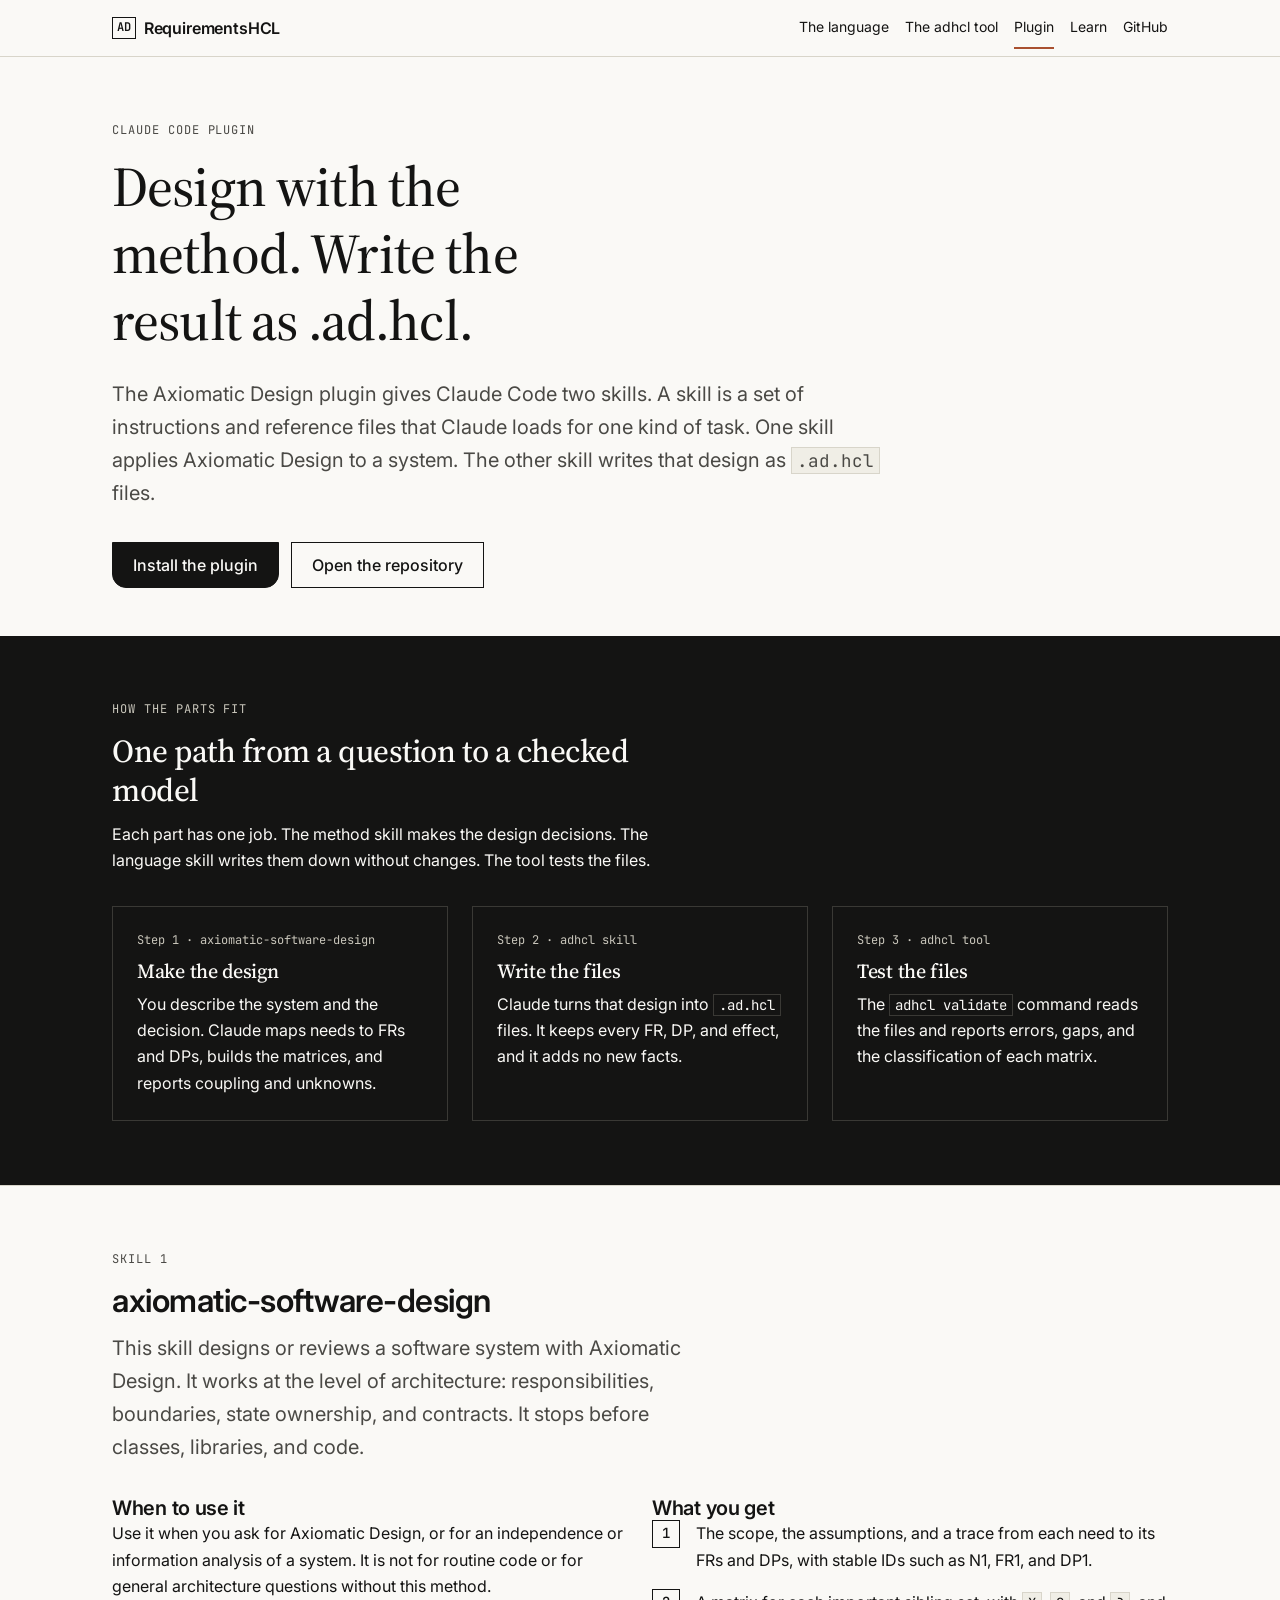
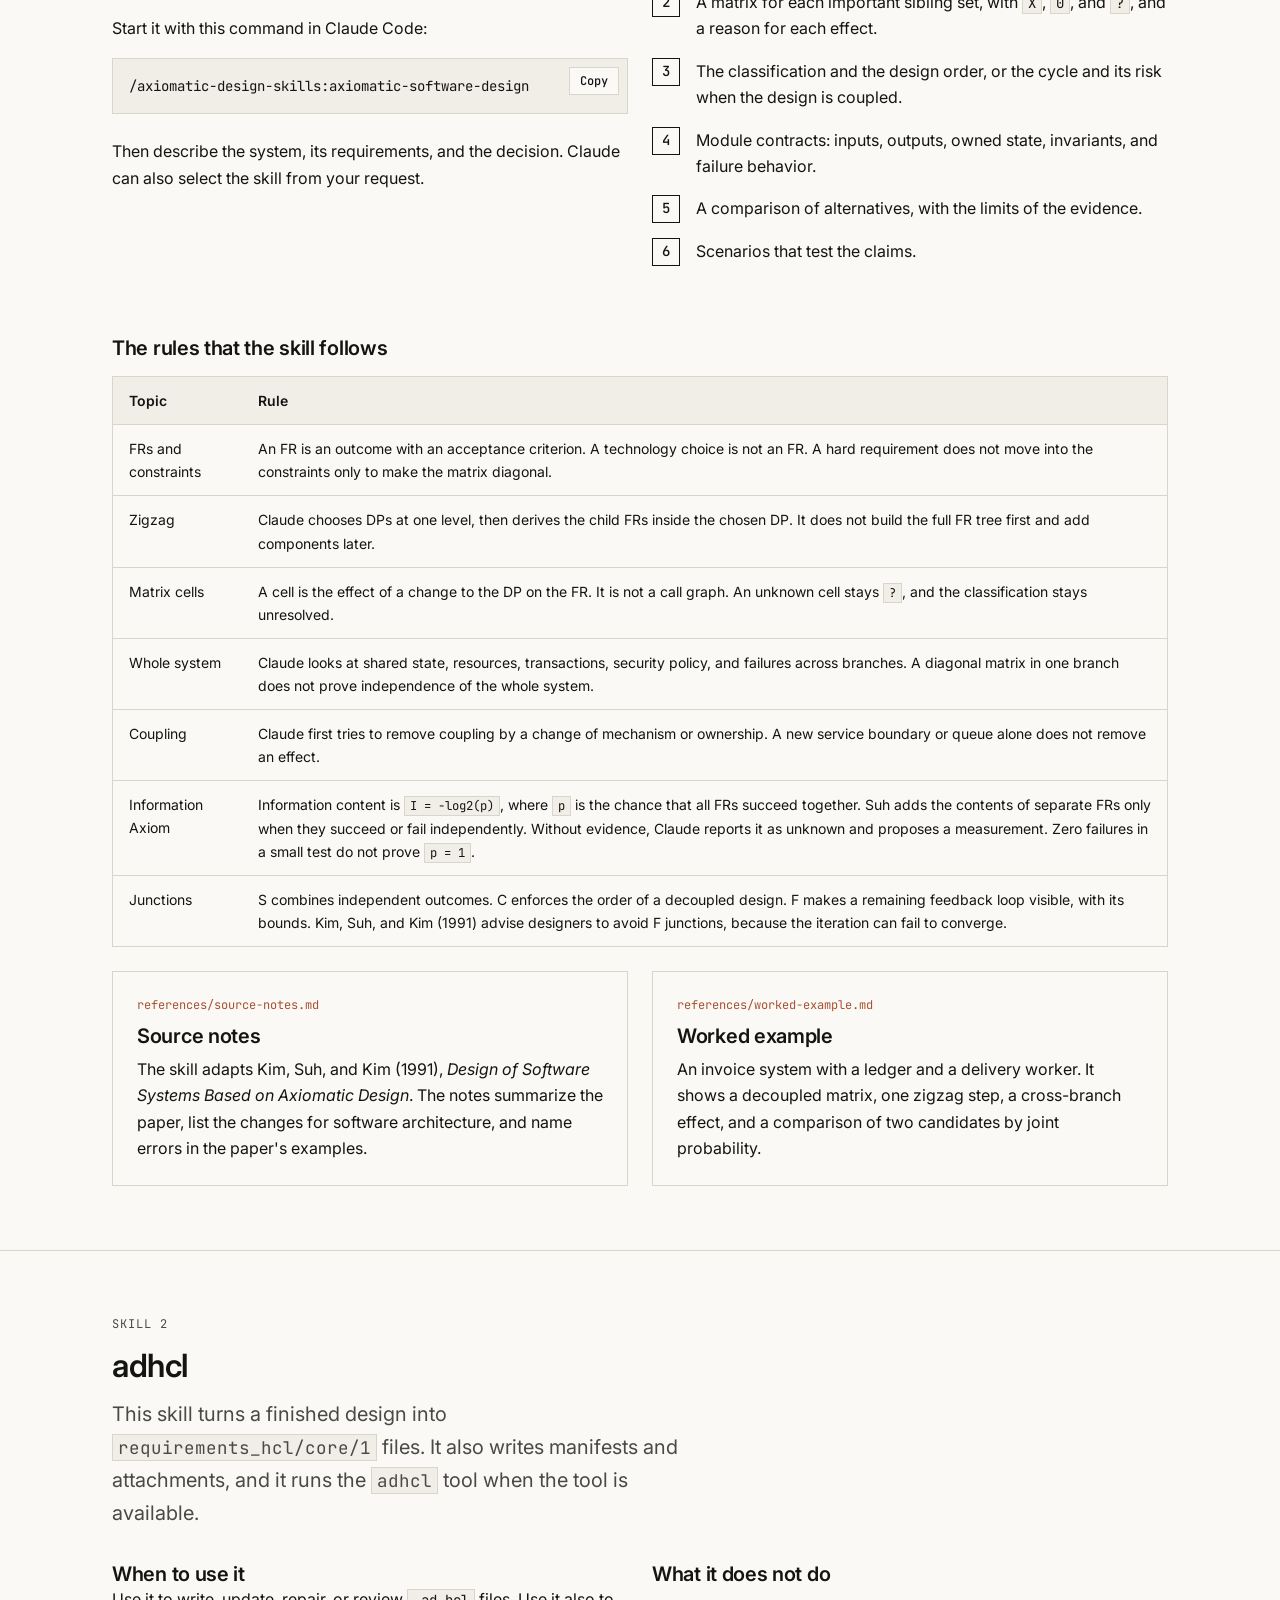
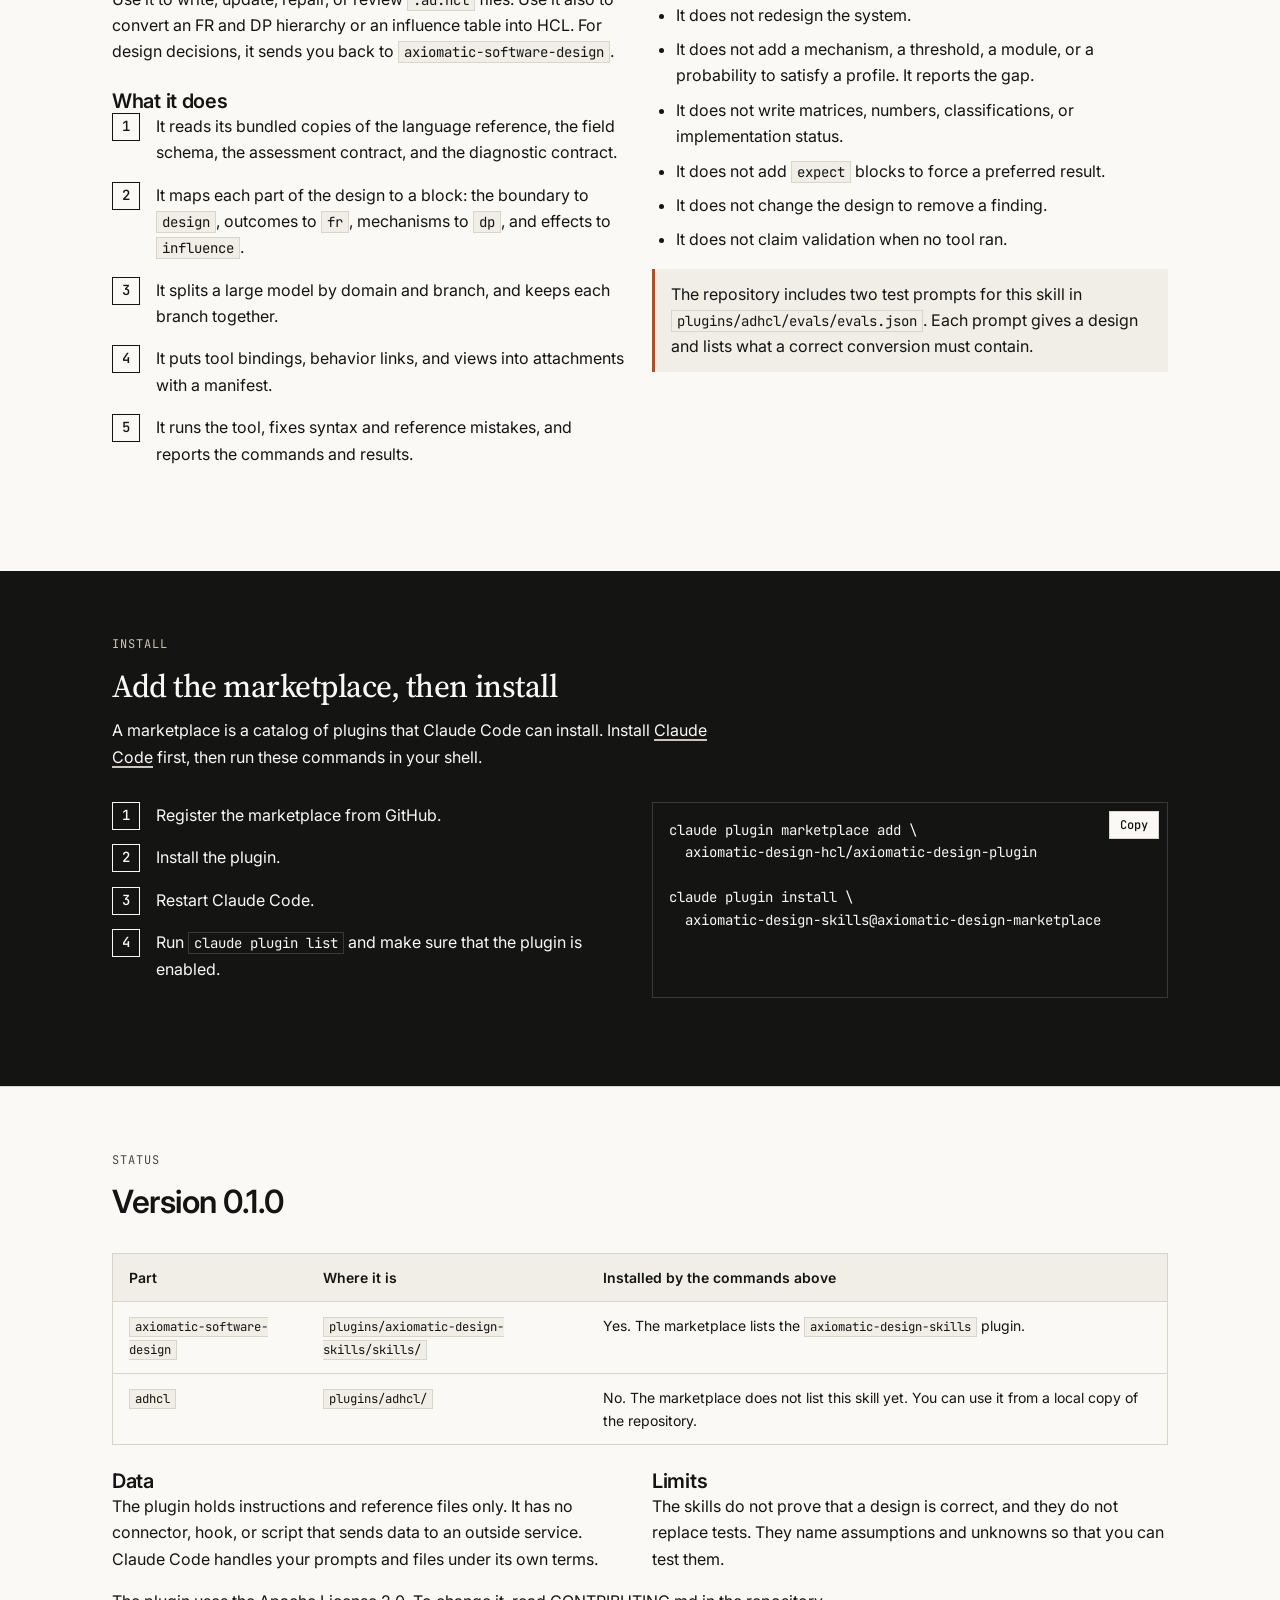
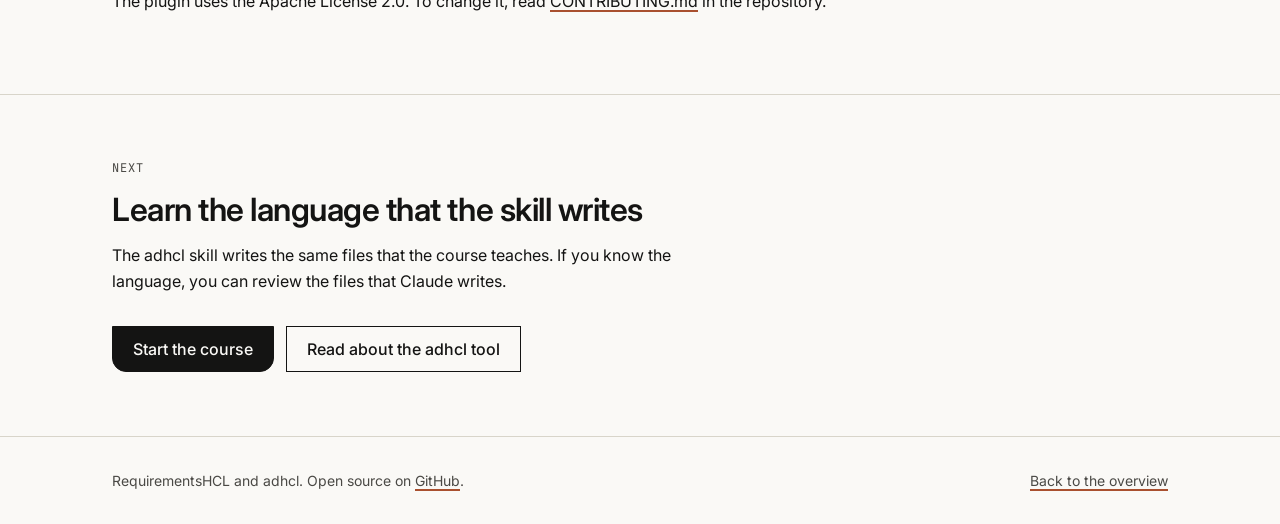
<file: plugin.html>
<!doctype html>
<html lang="en">
<head>
<meta charset="utf-8">
<meta name="viewport" content="width=device-width, initial-scale=1">
<title>Axiomatic Design Plugin</title>
<meta name="description" content="A Claude Code plugin with two skills: axiomatic-software-design applies the method to a system, and adhcl writes the design as .ad.hcl files.">
<link rel="preconnect" href="https://fonts.googleapis.com">
<link rel="preconnect" href="https://fonts.gstatic.com" crossorigin>
<link href="https://fonts.googleapis.com/css2?family=Inter:wght@400;500;600;700&family=JetBrains+Mono:wght@400;500;700&family=Source+Serif+4:opsz,wght@8..60,400;8..60,500&display=swap" rel="stylesheet">
<link rel="stylesheet" href="assets/site.css">
<link rel="icon" href="assets/favicon.svg" type="image/svg+xml">
</head>
<body>
<a class="skip" href="#main">Skip to the content</a>
<header class="site-head">
  <div class="wrap">
    <a class="brand" href="index.html"><span class="brand-mark">AD</span> RequirementsHCL</a>
    <nav class="site-nav" aria-label="Main">
      <a href="index.html#what">The language</a>
      <a href="index.html#adhcl">The adhcl tool</a>
      <a href="plugin.html" aria-current="page">Plugin</a>
      <a href="learn.html">Learn</a>
      <a href="https://github.com/axiomatic-design-hcl">GitHub</a>
    </nav>
  </div>
</header>

<main id="main">

<section class="hero">
  <div class="wrap">
    <span class="eyebrow">Claude Code plugin</span>
    <h1>Design with the method. Write the result as .ad.hcl.</h1>
    <p class="lead">The Axiomatic Design plugin gives Claude Code two skills. A skill is a set of instructions and reference files that Claude loads for one kind of task. One skill applies Axiomatic Design to a system. The other skill writes that design as <code>.ad.hcl</code> files.</p>
    <div class="actions">
      <a class="btn btn-primary" href="#install">Install the plugin</a>
      <a class="btn" href="https://github.com/axiomatic-design-hcl/axiomatic-design-plugin">Open the repository</a>
    </div>
  </div>
</section>

<section class="band band-dark" id="workflow" aria-labelledby="workflow-title">
  <div class="wrap">
    <div class="section-head">
      <span class="eyebrow">How the parts fit</span>
      <h2 id="workflow-title">One path from a question to a checked model</h2>
      <p>Each part has one job. The method skill makes the design decisions. The language skill writes them down without changes. The tool tests the files.</p>
    </div>
    <div class="grid grid-3">
      <div class="card">
        <span class="tag">Step 1 &middot; axiomatic-software-design</span>
        <h3>Make the design</h3>
        <p>You describe the system and the decision. Claude maps needs to FRs and DPs, builds the matrices, and reports coupling and unknowns.</p>
      </div>
      <div class="card">
        <span class="tag">Step 2 &middot; adhcl skill</span>
        <h3>Write the files</h3>
        <p>Claude turns that design into <code>.ad.hcl</code> files. It keeps every FR, DP, and effect, and it adds no new facts.</p>
      </div>
      <div class="card">
        <span class="tag">Step 3 &middot; adhcl tool</span>
        <h3>Test the files</h3>
        <p>The <code>adhcl validate</code> command reads the files and reports errors, gaps, and the classification of each matrix.</p>
      </div>
    </div>
  </div>
</section>

<section class="band" id="method-skill" aria-labelledby="method-title">
  <div class="wrap">
    <div class="section-head">
      <span class="eyebrow">Skill 1</span>
      <h2 id="method-title">axiomatic-software-design</h2>
      <p class="lead">This skill designs or reviews a software system with Axiomatic Design. It works at the level of architecture: responsibilities, boundaries, state ownership, and contracts. It stops before classes, libraries, and code.</p>
    </div>

    <div class="grid grid-2">
      <div>
        <h3>When to use it</h3>
        <p>Use it when you ask for Axiomatic Design, or for an independence or information analysis of a system. It is not for routine code or for general architecture questions without this method.</p>
        <p>Start it with this command in Claude Code:</p>
        <div class="code"><pre><code>/axiomatic-design-skills:axiomatic-software-design</code></pre></div>
        <p>Then describe the system, its requirements, and the decision. Claude can also select the skill from your request.</p>
      </div>
      <div>
        <h3>What you get</h3>
        <ol class="steps">
          <li>The scope, the assumptions, and a trace from each need to its FRs and DPs, with stable IDs such as N1, FR1, and DP1.</li>
          <li>A matrix for each important sibling set, with <code>X</code>, <code>0</code>, and <code>?</code>, and a reason for each effect.</li>
          <li>The classification and the design order, or the cycle and its risk when the design is coupled.</li>
          <li>Module contracts: inputs, outputs, owned state, invariants, and failure behavior.</li>
          <li>A comparison of alternatives, with the limits of the evidence.</li>
          <li>Scenarios that test the claims.</li>
        </ol>
      </div>
    </div>

    <h3 style="margin: var(--s6) 0 var(--s4)">The rules that the skill follows</h3>
    <div class="table-wrap">
      <table class="data">
        <thead><tr><th scope="col">Topic</th><th scope="col">Rule</th></tr></thead>
        <tbody>
          <tr><td>FRs and constraints</td><td>An FR is an outcome with an acceptance criterion. A technology choice is not an FR. A hard requirement does not move into the constraints only to make the matrix diagonal.</td></tr>
          <tr><td>Zigzag</td><td>Claude chooses DPs at one level, then derives the child FRs inside the chosen DP. It does not build the full FR tree first and add components later.</td></tr>
          <tr><td>Matrix cells</td><td>A cell is the effect of a change to the DP on the FR. It is not a call graph. An unknown cell stays <code>?</code>, and the classification stays unresolved.</td></tr>
          <tr><td>Whole system</td><td>Claude looks at shared state, resources, transactions, security policy, and failures across branches. A diagonal matrix in one branch does not prove independence of the whole system.</td></tr>
          <tr><td>Coupling</td><td>Claude first tries to remove coupling by a change of mechanism or ownership. A new service boundary or queue alone does not remove an effect.</td></tr>
          <tr><td>Information Axiom</td><td>Information content is <code>I = -log2(p)</code>, where <code>p</code> is the chance that all FRs succeed together. Suh adds the contents of separate FRs only when they succeed or fail independently. Without evidence, Claude reports it as unknown and proposes a measurement. Zero failures in a small test do not prove <code>p = 1</code>.</td></tr>
          <tr><td>Junctions</td><td>S combines independent outcomes. C enforces the order of a decoupled design. F makes a remaining feedback loop visible, with its bounds. Kim, Suh, and Kim (1991) advise designers to avoid F junctions, because the iteration can fail to converge.</td></tr>
        </tbody>
      </table>
    </div>

    <div class="grid grid-2">
      <div class="card">
        <span class="tag">references/source-notes.md</span>
        <h3>Source notes</h3>
        <p>The skill adapts Kim, Suh, and Kim (1991), <em>Design of Software Systems Based on Axiomatic Design</em>. The notes summarize the paper, list the changes for software architecture, and name errors in the paper's examples.</p>
      </div>
      <div class="card">
        <span class="tag">references/worked-example.md</span>
        <h3>Worked example</h3>
        <p>An invoice system with a ledger and a delivery worker. It shows a decoupled matrix, one zigzag step, a cross-branch effect, and a comparison of two candidates by joint probability.</p>
      </div>
    </div>
  </div>
</section>

<section class="band" id="adhcl-skill" aria-labelledby="adhcl-skill-title">
  <div class="wrap">
    <div class="section-head">
      <span class="eyebrow">Skill 2</span>
      <h2 id="adhcl-skill-title">adhcl</h2>
      <p class="lead">This skill turns a finished design into <code>requirements_hcl/core/1</code> files. It also writes manifests and attachments, and it runs the <code>adhcl</code> tool when the tool is available.</p>
    </div>

    <div class="grid grid-2">
      <div>
        <h3>When to use it</h3>
        <p>Use it to write, update, repair, or review <code>.ad.hcl</code> files. Use it also to convert an FR and DP hierarchy or an influence table into HCL. For design decisions, it sends you back to <code>axiomatic-software-design</code>.</p>
        <h3 style="margin-top: var(--s5)">What it does</h3>
        <ol class="steps">
          <li>It reads its bundled copies of the language reference, the field schema, the assessment contract, and the diagnostic contract.</li>
          <li>It maps each part of the design to a block: the boundary to <code>design</code>, outcomes to <code>fr</code>, mechanisms to <code>dp</code>, and effects to <code>influence</code>.</li>
          <li>It splits a large model by domain and branch, and keeps each branch together.</li>
          <li>It puts tool bindings, behavior links, and views into attachments with a manifest.</li>
          <li>It runs the tool, fixes syntax and reference mistakes, and reports the commands and results.</li>
        </ol>
      </div>
      <div>
        <h3>What it does not do</h3>
        <ul class="rules">
          <li>It does not redesign the system.</li>
          <li>It does not add a mechanism, a threshold, a module, or a probability to satisfy a profile. It reports the gap.</li>
          <li>It does not write matrices, numbers, classifications, or implementation status.</li>
          <li>It does not add <code>expect</code> blocks to force a preferred result.</li>
          <li>It does not change the design to remove a finding.</li>
          <li>It does not claim validation when no tool ran.</li>
        </ul>
        <div class="note">
          <p>The repository includes two test prompts for this skill in <code>plugins/adhcl/evals/evals.json</code>. Each prompt gives a design and lists what a correct conversion must contain.</p>
        </div>
      </div>
    </div>
  </div>
</section>

<section class="band band-dark" id="install" aria-labelledby="install-title">
  <div class="wrap">
    <div class="section-head">
      <span class="eyebrow">Install</span>
      <h2 id="install-title">Add the marketplace, then install</h2>
      <p>A marketplace is a catalog of plugins that Claude Code can install. Install <a href="https://code.claude.com/docs/en/setup">Claude Code</a> first, then run these commands in your shell.</p>
    </div>
    <div class="grid grid-2">
      <div>
        <ol class="steps">
          <li>Register the marketplace from GitHub.</li>
          <li>Install the plugin.</li>
          <li>Restart Claude Code.</li>
          <li>Run <code>claude plugin list</code> and make sure that the plugin is enabled.</li>
        </ol>
      </div>
      <div class="code"><pre><code>claude plugin marketplace add \
  axiomatic-design-hcl/axiomatic-design-plugin

claude plugin install \
  axiomatic-design-skills@axiomatic-design-marketplace</code></pre></div>
    </div>
  </div>
</section>

<section class="band" id="status" aria-labelledby="plugin-status-title">
  <div class="wrap">
    <div class="section-head">
      <span class="eyebrow">Status</span>
      <h2 id="plugin-status-title">Version 0.1.0</h2>
    </div>
    <div class="table-wrap">
      <table class="data">
        <thead><tr><th scope="col">Part</th><th scope="col">Where it is</th><th scope="col">Installed by the commands above</th></tr></thead>
        <tbody>
          <tr><td><code>axiomatic-software-design</code></td><td><code>plugins/axiomatic-design-skills/skills/</code></td><td>Yes. The marketplace lists the <code>axiomatic-design-skills</code> plugin.</td></tr>
          <tr><td><code>adhcl</code></td><td><code>plugins/adhcl/</code></td><td>No. The marketplace does not list this skill yet. You can use it from a local copy of the repository.</td></tr>
        </tbody>
      </table>
    </div>
    <div class="grid grid-2">
      <div>
        <h3>Data</h3>
        <p>The plugin holds instructions and reference files only. It has no connector, hook, or script that sends data to an outside service. Claude Code handles your prompts and files under its own terms.</p>
      </div>
      <div>
        <h3>Limits</h3>
        <p>The skills do not prove that a design is correct, and they do not replace tests. They name assumptions and unknowns so that you can test them.</p>
      </div>
    </div>
    <p>The plugin uses the Apache License 2.0. To change it, read <a href="https://github.com/axiomatic-design-hcl/axiomatic-design-plugin/blob/main/CONTRIBUTING.md">CONTRIBUTING.md</a> in the repository.</p>
  </div>
</section>

<section class="band" id="next" aria-labelledby="next-title">
  <div class="wrap">
    <div class="section-head">
      <span class="eyebrow">Next</span>
      <h2 id="next-title">Learn the language that the skill writes</h2>
      <p>The adhcl skill writes the same files that the course teaches. If you know the language, you can review the files that Claude writes.</p>
    </div>
    <div class="actions">
      <a class="btn btn-primary" href="learn.html">Start the course</a>
      <a class="btn" href="index.html#adhcl">Read about the adhcl tool</a>
    </div>
  </div>
</section>

</main>

<footer class="site-foot">
  <div class="wrap">
    <span>RequirementsHCL and adhcl. Open source on <a href="https://github.com/axiomatic-design-hcl">GitHub</a>.</span>
    <span><a href="index.html">Back to the overview</a></span>
  </div>
</footer>
<script src="assets/site.js" defer></script>
</body>
</html>
</file>
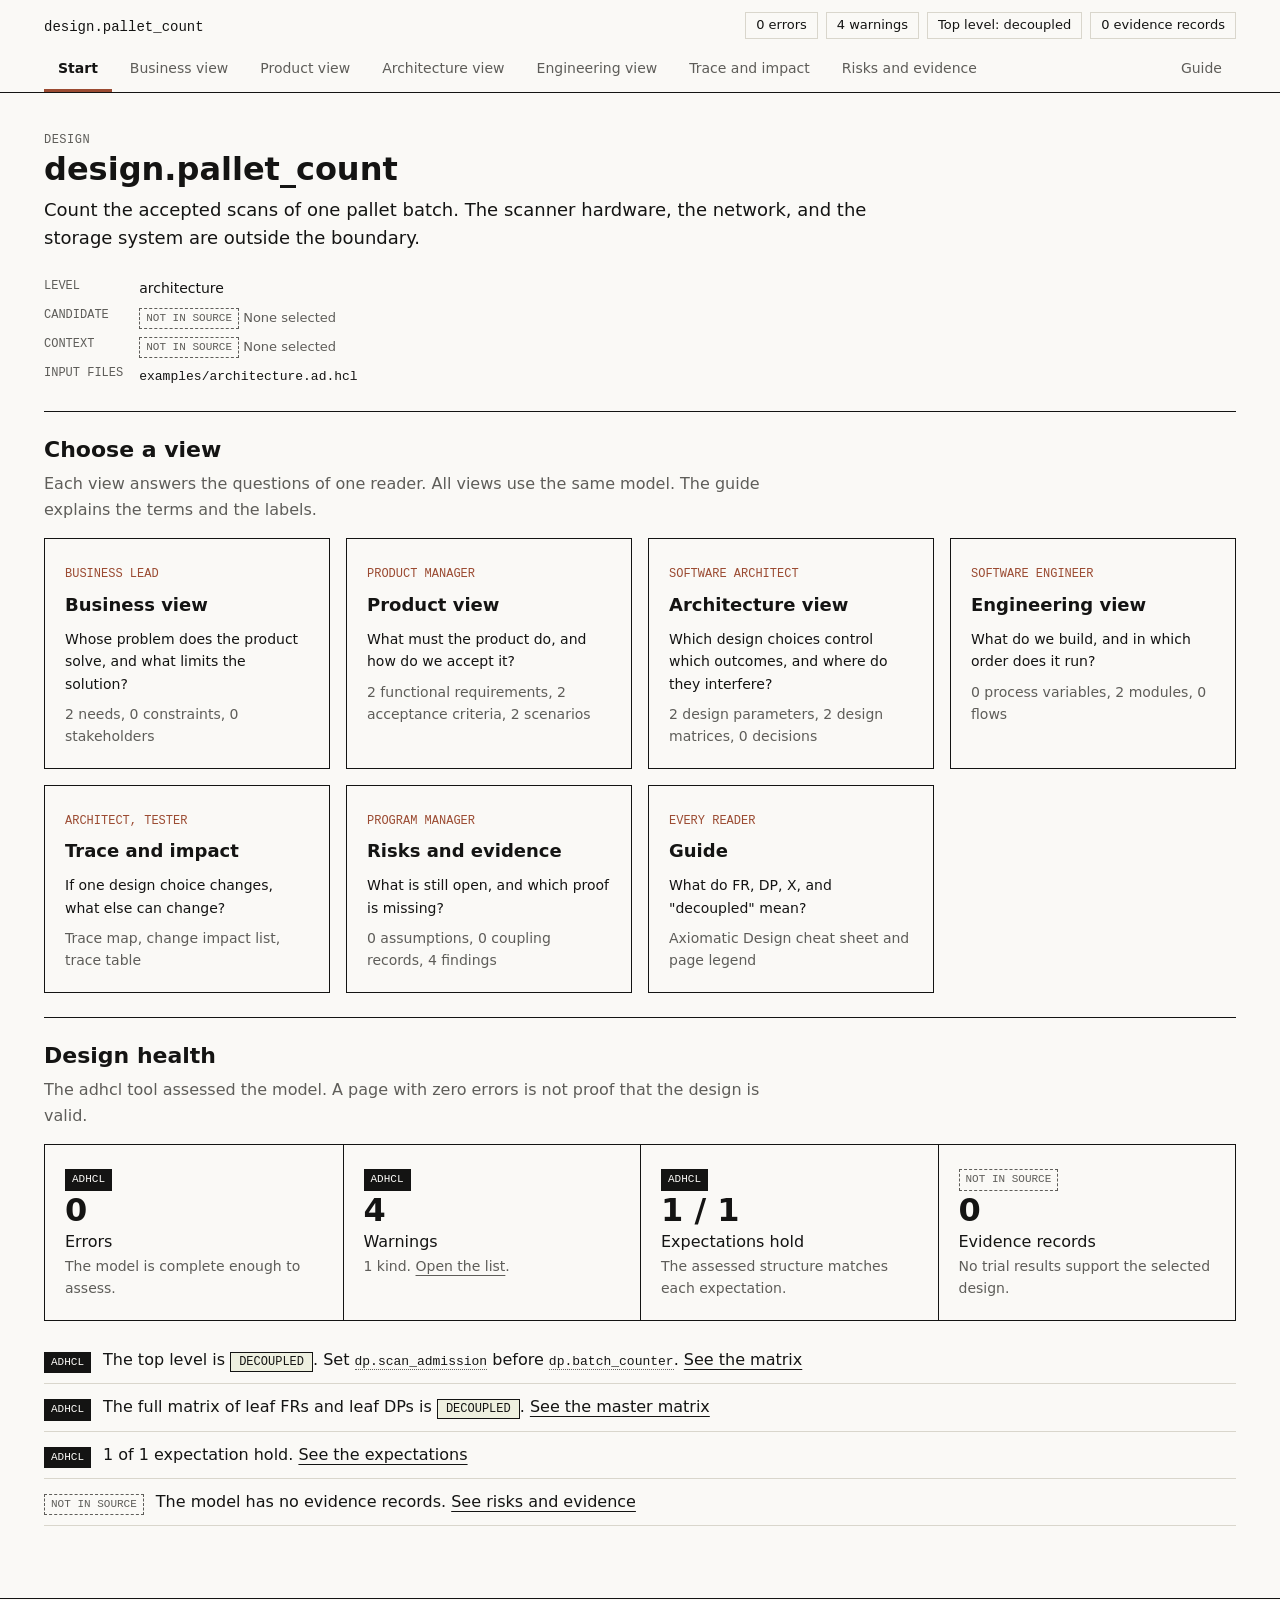
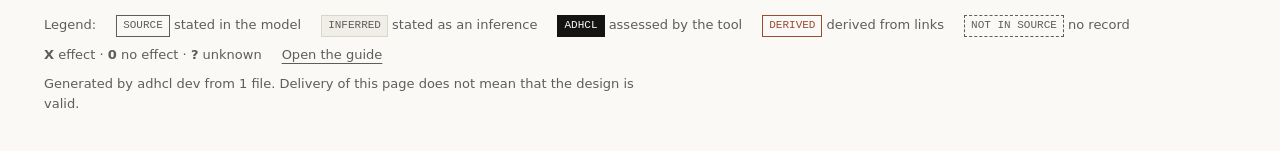
<file: examples/architecture-diagram.html>
<!doctype html>
<html lang="en">
<head>
<meta charset="utf-8">
<meta name="viewport" content="width=device-width,initial-scale=1">
<meta name="generator" content="adhcl dev">
<title>design.pallet_count · Design diagram</title>
<style>:root{--paper:#FAF9F6;--panel:#F0EEE6;--ink:#141413;--muted:#5E5D59;--line:#D9D6CC;--clay:#9B4B32;--clay-light:#D97757;--clay-wash:#F4E4DC;--dark-line:#3D3D3A;--sans:system-ui,-apple-system,"Segoe UI",sans-serif;--mono:ui-monospace,Menlo,Consolas,monospace}
*{box-sizing:border-box}html{scroll-padding-top:128px}body{margin:0;background:var(--paper);color:var(--ink);font:16px/1.6 var(--sans)}a{color:inherit;text-underline-offset:4px}h1,h2,h3,p{margin:0}h1{font-size:32px;line-height:1.15;overflow-wrap:anywhere}h2{font-size:22px;line-height:1.25;margin-bottom:8px}h3{font-size:16px;margin:24px 0 8px}p{max-width:72ch}p+p{margin-top:12px}code{font:13px var(--mono);overflow-wrap:break-word}:focus-visible{outline:3px solid var(--clay);outline-offset:2px}[hidden]{display:none!important}
.wrap{max-width:1240px;margin:0 auto;padding:0 24px}.skip{position:absolute;left:-9999px}.skip:focus{left:8px;top:8px;background:var(--ink);color:var(--paper);padding:8px;z-index:9}
.top{position:sticky;top:0;z-index:5;background:var(--paper);border-bottom:1px solid var(--ink)}.top .row{display:flex;gap:16px;align-items:center;flex-wrap:wrap;padding-top:12px}.top .row strong code{font-size:14px}.status{display:flex;gap:8px;flex-wrap:wrap;margin-left:auto;font-size:13px}.status a{text-decoration:none;border:1px solid var(--line);padding:2px 10px}.status a:hover{border-color:var(--ink)}
.tabs{display:flex;gap:4px;overflow-x:auto;margin-top:8px}.tabs a{display:block;padding:10px 14px;font-size:14px;white-space:nowrap;text-decoration:none;border-bottom:3px solid transparent;color:var(--muted)}.tabs a:hover{color:var(--ink)}.tabs a[aria-selected=true]{color:var(--ink);border-bottom-color:var(--clay);font-weight:600}.tabs .guide{margin-left:auto}
.panel{padding:32px 0 48px}.panel:focus{outline:none}.panel>header{margin-bottom:24px}.panel>header p{margin-top:8px;font-size:18px}.kicker{font:12px var(--mono);text-transform:uppercase;color:var(--muted);letter-spacing:.04em}
.onpage{display:flex;gap:6px 16px;flex-wrap:wrap;font-size:14px;color:var(--muted);margin-top:16px}.onpage a{color:var(--ink)}
.block{border-top:1px solid var(--ink);padding:24px 0;margin-top:24px}.block+.block{margin-top:0}.lede{color:var(--muted);margin-bottom:16px}
.views{display:grid;grid-template-columns:repeat(auto-fill,minmax(260px,1fr));gap:16px;margin-top:16px}.views.examples{grid-template-columns:repeat(auto-fill,minmax(220px,1fr))}.view{display:block;border:1px solid var(--ink);padding:20px;text-decoration:none;background:var(--paper)}.view:hover{background:var(--panel)}.view h3{margin:6px 0 8px;font-size:18px}.view p{font-size:14px}.view .who{font:12px var(--mono);text-transform:uppercase;color:var(--clay)}.view .has{color:var(--muted);margin-top:8px}
.health{display:grid;grid-template-columns:repeat(4,1fr);border:1px solid var(--ink);margin-top:16px}.health>div{padding:20px}.health>div+div{border-left:1px solid var(--ink)}.health strong{display:block;font-size:32px;line-height:1.2}.health p{font-size:14px;color:var(--muted)}
.facts{list-style:none;padding:0;margin:16px 0 0}.facts li{padding:10px 0;border-bottom:1px solid var(--line);display:flex;gap:12px;align-items:baseline}.facts li .tag{flex:none}
.cards{display:grid;grid-template-columns:repeat(auto-fill,minmax(300px,1fr));gap:16px}.card{border:1px solid var(--line);padding:16px;font-size:14px}.card p+p{margin-top:8px}.card:target{background:var(--clay-wash)}
.scroll{overflow-x:auto}table{border-collapse:collapse;font-size:14px}caption{text-align:left;font:12px var(--mono);text-transform:uppercase;color:var(--muted);padding:8px 0}.list{width:100%}.list th{text-align:left;font:12px var(--mono);text-transform:uppercase;color:var(--muted);border-bottom:1px solid var(--ink);padding:8px;vertical-align:bottom;white-space:nowrap}.list td{border-bottom:1px solid var(--line);padding:10px 8px;vertical-align:top}.list td:has(.ref){min-width:13em}.list tr:target td{background:var(--clay-wash)}.list .num{font:13px var(--mono);white-space:nowrap}.list .st{min-width:260px}.d1 .st,.d1 .idc{padding-left:28px}.d2 .st,.d2 .idc{padding-left:52px}.d3 .st,.d3 .idc{padding-left:76px}.d4 .st,.d4 .idc{padding-left:100px}.d5 .st,.d5 .idc{padding-left:124px}.rejected td{color:var(--muted)}.rejected .st{text-decoration:line-through}.steps{margin:8px 0 0;padding-left:20px}
.alias{font:12px var(--mono);color:var(--muted);margin-left:4px}.loc{font:12px var(--mono);color:var(--muted);white-space:nowrap}.ref{text-decoration:none;border-bottom:1px dotted var(--muted)}.ref:hover{border-bottom-color:var(--ink)}.none{color:var(--muted);font-size:13px}.why{display:block;color:var(--muted);font-size:13px;margin-top:4px}.cite{margin-top:12px}
.tag{display:inline-block;font:11px/1.4 var(--mono);padding:2px 6px;text-transform:uppercase;white-space:nowrap;vertical-align:1px}.tag.source{border:1px solid currentColor}.tag.tool{background:var(--ink);color:var(--paper);border:1px solid var(--ink)}.tag.gap{border:1px dashed currentColor;color:var(--muted)}.tag.derived{border:1px solid var(--clay);color:var(--clay)}.tag.inferred{background:var(--panel);border:1px solid var(--line);color:var(--muted)}
.cls{display:inline-block;font:12px var(--mono);text-transform:uppercase;padding:2px 8px;border:1px solid var(--ink);text-decoration:none}.cls.uncoupled{background:#E3EDE3}.cls.decoupled{background:#EEF0E0}.cls.coupled{background:var(--clay-wash);border-color:var(--clay);color:var(--clay)}.cls.unresolved{border-style:dashed;color:var(--muted)}
.sev{font:11px var(--mono);text-transform:uppercase;color:var(--muted)}.sev.error{color:var(--clay);font-weight:600}
.mx{display:grid;grid-template-columns:minmax(0,auto) minmax(0,1fr);gap:24px;align-items:start;padding:16px 0;border-bottom:1px solid var(--line)}.mx:target{background:var(--clay-wash)}.mx h3{margin:0 0 8px}.mx p{font-size:14px}.matrix th,.matrix td{border:1px solid var(--line);padding:8px 10px}.matrix thead th{font-weight:400;text-align:center;vertical-align:bottom}.matrix tbody th{text-align:left;font-weight:400}.matrix td{text-align:center;font:600 15px var(--mono);min-width:56px}.matrix td.x{background:var(--ink);color:var(--paper)}.matrix td.x.off{background:var(--clay);color:var(--paper)}.matrix td.zero{color:var(--muted);font-weight:400}.matrix td.unk{color:var(--muted);background:repeating-linear-gradient(45deg,transparent 0 6px,var(--panel) 6px 12px)}.matrix .alias{display:block;margin:0}
.flow{display:flex;flex-wrap:wrap;align-items:center;gap:8px;margin:8px 0 4px}.flow .io{font-size:14px;border:1px dashed var(--muted);padding:4px 10px}.flow .step{border:1px solid var(--ink);padding:4px 10px;background:var(--paper)}.flow .sum{display:flex;gap:4px;border:1px solid var(--ink);padding:4px;background:var(--panel)}.flow .sum .step{border-color:var(--line)}.flow .arrow{color:var(--muted)}
dl.kv{display:grid;grid-template-columns:max-content 1fr;gap:6px 16px;font-size:14px;margin:8px 0 0}dl.kv dt{font:12px var(--mono);text-transform:uppercase;color:var(--muted);padding-top:2px}dl.kv dd{margin:0}
details.group{border-bottom:1px solid var(--line)}details.group summary{cursor:pointer;padding:12px 0;display:flex;gap:12px;align-items:baseline;flex-wrap:wrap}details.group summary .count{font:600 14px var(--mono);min-width:2ch}details.group summary .mean{color:var(--muted);font-size:14px}details.group[open] summary{border-bottom:1px solid var(--line)}
.dark{background:var(--ink);color:var(--paper);padding:16px 24px 24px;margin-top:16px}.map-scroll{overflow-x:auto;border-bottom:1px solid var(--dark-line)}.map-scroll svg{display:block;min-width:1150px;width:100%;height:auto}.node rect{fill:var(--ink);stroke:var(--paper)}.node text{fill:var(--paper);font:12px var(--sans)}.node .id{fill:#c7c5bd;font:12px var(--mono)}.node[role=button]{cursor:pointer}.node.sel rect,.node:focus-visible rect{stroke:var(--clay-light);stroke-width:3}.edge{fill:none;stroke:var(--paper);opacity:.6}.edge.influence{stroke:var(--clay-light);stroke-dasharray:5 4;opacity:1}.map-label{fill:var(--paper);font:12px var(--mono)}.map-label.q{visibility:hidden}.active .map-label.q.hit{visibility:visible}.active .node:not(.hit){opacity:.3}.active .edge:not(.hit){opacity:.15}.detail{padding:16px 0 0;min-height:96px}.detail h3{margin:0 0 4px}.dark :focus-visible{outline-color:var(--clay-light)}
.guide-grid{display:grid;grid-template-columns:repeat(2,minmax(0,1fr));gap:24px}.domains{width:100%;max-width:880px;height:auto;display:block;margin:8px 0 16px}
.legend{display:flex;gap:8px 20px;flex-wrap:wrap;font-size:13px;color:var(--muted);align-items:baseline}footer{border-top:1px solid var(--ink);padding:16px 0 40px}footer p{font-size:13px;color:var(--muted);margin-top:8px}
@media(max-width:860px){.health{grid-template-columns:1fr 1fr}.health>div:nth-child(3){border-left:0}.health>div:nth-child(n+3){border-top:1px solid var(--ink)}.mx,.guide-grid{grid-template-columns:1fr}.status{margin-left:0}}
@media print{.top{position:static}.tabs,.skip{display:none}[role=tabpanel][hidden]{display:block!important}.panel{break-before:page}.dark{background:none;color:var(--ink)}}
</style>
</head>
<body>
<a class="skip" href="#main">Skip to content</a>
<header class="top"><div class="wrap"><div class="row"><strong><code>design.<wbr>pallet_<wbr>count</code></strong><div class="status" aria-label="Assessment summary"><a href="#findings">0 errors</a><a href="#findings">4 warnings</a><a href="#matrix.design.pallet_count">Top level: decoupled</a><a href="#r-evidence">0 evidence records</a></div></div>
<nav class="tabs" aria-label="Views"><a href="#start">Start</a><a href="#business">Business view</a><a href="#product">Product view</a><a href="#architecture">Architecture view</a><a href="#engineering">Engineering view</a><a href="#trace">Trace and impact</a><a href="#risks">Risks and evidence</a><a href="#guide" class="guide">Guide</a></nav></div></header>
<main id="main"><div class="wrap">
<section class="panel" id="start"><header><span class="kicker">Design</span><h1>design.pallet_count</h1><p>Count the accepted scans of one pallet batch. The scanner hardware, the network, and the storage system are outside the boundary.</p></header>
<dl class="kv"><dt>Level</dt><dd>architecture</dd><dt>Candidate</dt><dd><span class="none"><span class="tag gap">Not in source</span> None selected</span></dd><dt>Context</dt><dd><span class="none"><span class="tag gap">Not in source</span> None selected</span></dd><dt>Input files</dt><dd><code>examples/architecture.<wbr>ad.<wbr>hcl</code></dd></dl>
<section class="block" aria-labelledby="views-h"><h2 id="views-h">Choose a view</h2><p class="lede">Each view answers the questions of one reader. All views use the same model. The guide explains the terms and the labels.</p><div class="views"><a class="view" href="#business"><span class="who">Business lead</span><h3>Business view</h3><p>Whose problem does the product solve, and what limits the solution?</p><p class="has">2 needs, 0 constraints, 0 stakeholders</p></a><a class="view" href="#product"><span class="who">Product manager</span><h3>Product view</h3><p>What must the product do, and how do we accept it?</p><p class="has">2 functional requirements, 2 acceptance criteria, 2 scenarios</p></a><a class="view" href="#architecture"><span class="who">Software architect</span><h3>Architecture view</h3><p>Which design choices control which outcomes, and where do they interfere?</p><p class="has">2 design parameters, 2 design matrices, 0 decisions</p></a><a class="view" href="#engineering"><span class="who">Software engineer</span><h3>Engineering view</h3><p>What do we build, and in which order does it run?</p><p class="has">0 process variables, 2 modules, 0 flows</p></a><a class="view" href="#trace"><span class="who">Architect, tester</span><h3>Trace and impact</h3><p>If one design choice changes, what else can change?</p><p class="has">Trace map, change impact list, trace table</p></a><a class="view" href="#risks"><span class="who">Program manager</span><h3>Risks and evidence</h3><p>What is still open, and which proof is missing?</p><p class="has">0 assumptions, 0 coupling records, 4 findings</p></a><a class="view" href="#guide"><span class="who">Every reader</span><h3>Guide</h3><p>What do FR, DP, X, and &#34;decoupled&#34; mean?</p><p class="has">Axiomatic Design cheat sheet and page legend</p></a></div></section>
<section class="block" aria-labelledby="health-h"><h2 id="health-h">Design health</h2><p class="lede">The adhcl tool assessed the model. A page with zero errors is not proof that the design is valid.</p>
<div class="health"><div><span class="tag tool">adhcl</span><strong>0</strong>Errors<p>The model is complete enough to assess.</p></div><div><span class="tag tool">adhcl</span><strong>4</strong>Warnings<p>1 kind. <a href="#findings">Open the list</a>.</p></div><div><span class="tag tool">adhcl</span><strong>1 / 1</strong>Expectations hold<p>The assessed structure matches each expectation.</p></div><div><span class="tag gap">Not in source</span><strong>0</strong>Evidence records<p>No trial results support the selected design.</p></div></div>
<ul class="facts"><li><span class="tag tool">adhcl</span><span>The top level is <span class="cls decoupled">decoupled</span>. Set <a class="ref" href="#dp.scan_admission"><code>dp.<wbr>scan_<wbr>admission</code></a> before <a class="ref" href="#dp.batch_counter"><code>dp.<wbr>batch_<wbr>counter</code></a>. <a href="#matrix.design.pallet_count">See the matrix</a></span></li><li><span class="tag tool">adhcl</span><span>The full matrix of leaf FRs and leaf DPs is <span class="cls decoupled">decoupled</span>. <a href="#matrix.master">See the master matrix</a></span></li><li><span class="tag tool">adhcl</span><span>1 of 1 expectation hold. <a href="#expectations">See the expectations</a></span></li><li><span class="tag gap">Not in source</span><span>The model has no evidence records. <a href="#risks">See risks and evidence</a></span></li></ul></section></section>

<section class="panel" id="business"><header><span class="kicker">Business view · Customer domain</span><h1>Purpose and scope</h1><p>Who has the problem, what they need, and what limits the solution.</p><nav class="onpage" aria-label="On this tab">On this tab: <a href="#b-scope">Scope</a><a href="#b-stakeholders">Stakeholders</a><a href="#b-needs">Needs</a><a href="#b-constraints">Constraints</a><a href="#b-capabilities">Capabilities</a></nav></header>
<section class="block" id="b-scope" aria-labelledby="b-scope-h"><h2 id="b-scope-h">Scope</h2><dl class="kv"><dt>Boundary</dt><dd>Count the accepted scans of one pallet batch. The scanner hardware, the network, and the storage system are outside the boundary. <span class="tag source">Source</span></dd><dt>Level</dt><dd>architecture</dd></dl></section>
<section class="block" id="b-stakeholders" aria-labelledby="b-st-h"><h2 id="b-st-h">Stakeholders</h2><p class="lede">A stakeholder is a person or group that the product affects.</p><p><span class="none"><span class="tag gap">Not in source</span> The model declares no stakeholder.</span></p></section>
<section class="block" id="b-needs" aria-labelledby="b-needs-h"><h2 id="b-needs-h">Needs</h2><p class="lede">A need is a problem of a stakeholder, in their own words. Requirements serve needs.</p><div class="scroll" role="region" tabindex="0" aria-label="2 needs"><table class="list"><caption>2 needs</caption><thead><tr><th scope="col">ID</th><th scope="col">Statement</th><th scope="col">Stakeholder</th><th scope="col">Why</th><th scope="col">Served by</th><th scope="col">Basis</th></tr></thead><tbody><tr id="need.valid_scans_only"><td><a class="ref" href="#need.valid_scans_only"><code>need.<wbr>valid_<wbr>scans_<wbr>only</code></a></td><td class="st">Count only scans that have exactly twelve digits.</td><td><span class="none"><span class="tag gap">Not in source</span> None</span></td><td>A scan with another format is not a valid product code.</td><td><a class="ref" href="#fr.accept_scan"><code>fr.<wbr>accept_<wbr>scan</code></a></td><td><span class="tag source">Source</span> <span class="loc">examples/architecture.ad.hcl:8</span></td></tr><tr id="need.exact_count"><td><a class="ref" href="#need.exact_count"><code>need.<wbr>exact_<wbr>count</code></a></td><td class="st">Report the exact number of counted scans for each batch.</td><td><span class="none"><span class="tag gap">Not in source</span> None</span></td><td><span class="none"><span class="tag gap">Not in source</span> None</span></td><td><a class="ref" href="#fr.count_pallet"><code>fr.<wbr>count_<wbr>pallet</code></a></td><td><span class="tag source">Source</span> <span class="loc">examples/architecture.ad.hcl:14</span></td></tr></tbody></table></div></section>
<section class="block" id="b-constraints" aria-labelledby="b-con-h"><h2 id="b-con-h">Constraints</h2><p class="lede">A constraint limits the acceptable solutions. It is not an outcome.</p><p><span class="none"><span class="tag gap">Not in source</span> The model declares no constraint.</span></p></section>
<section class="block" id="b-capabilities" aria-labelledby="b-cap-h"><h2 id="b-cap-h">Capabilities</h2><p class="lede">The top-level requirements are the capabilities of the product. The <a href="#product">product view</a> lists all requirements.</p><div class="scroll" role="region" tabindex="0" aria-label="2 top-level capabilities"><table class="list"><caption>2 top-level capabilities</caption><thead><tr><th scope="col">No.</th><th scope="col">Requirement</th><th scope="col">What the product must do</th><th scope="col">Need</th></tr></thead><tbody><tr><td><span class="num">1</span></td><td><a class="ref" href="#fr.accept_scan"><code>fr.<wbr>accept_<wbr>scan</code></a></td><td class="st">Accept a scan only when it has exactly twelve digits.</td><td><a class="ref" href="#need.valid_scans_only"><code>need.<wbr>valid_<wbr>scans_<wbr>only</code></a></td></tr><tr><td><span class="num">2</span></td><td><a class="ref" href="#fr.count_pallet"><code>fr.<wbr>count_<wbr>pallet</code></a></td><td class="st">Return the number of accepted scans in the batch.</td><td><a class="ref" href="#need.exact_count"><code>need.<wbr>exact_<wbr>count</code></a></td></tr></tbody></table></div></section></section>

<section class="panel" id="product"><header><span class="kicker">Product view · Functional domain</span><h1>Capabilities and acceptance</h1><p>What the product must do, and the conditions that make the result acceptable.</p><nav class="onpage" aria-label="On this tab">On this tab: <a href="#p-frs">Functional requirements</a><a href="#p-criteria">Acceptance criteria</a><a href="#p-scenarios">Scenarios</a></nav></header>
<section class="block" id="p-frs" aria-labelledby="p-frs-h"><h2 id="p-frs-h">Functional requirements</h2><p class="lede">A functional requirement (FR) is an outcome that the product must give. The number shows the place in the hierarchy. A leaf FR has no children. The alias is the ID from the source document.</p><div class="scroll" role="region" tabindex="0" aria-label="2 functional requirements, 2 of them leaves"><table class="list"><caption>2 functional requirements, 2 of them leaves</caption><thead><tr><th scope="col">No.</th><th scope="col">ID</th><th scope="col">The product must…</th><th scope="col">Kind</th><th scope="col">Need</th><th scope="col">Acceptance</th><th scope="col">Controlled by</th><th scope="col">Location</th></tr></thead><tbody><tr id="fr.accept_scan" class="d0"><td><span class="num">1</span></td><td class="idc"><a class="ref" href="#fr.accept_scan"><code>fr.<wbr>accept_<wbr>scan</code></a></td><td class="st">Accept a scan only when it has exactly twelve digits.</td><td>Leaf</td><td><a class="ref" href="#need.valid_scans_only"><code>need.<wbr>valid_<wbr>scans_<wbr>only</code></a><span class="why"><span class="tag source">Source</span></span></td><td><a class="ref" href="#fr.accept_scan.criterion.digit_count"><code>fr.<wbr>accept_<wbr>scan.<wbr>criterion.<wbr>digit_<wbr>count</code></a></td><td><a class="ref" href="#dp.scan_admission"><code>dp.<wbr>scan_<wbr>admission</code></a></td><td><span class="loc">examples/architecture.ad.hcl:27</span></td></tr><tr id="fr.count_pallet" class="d0"><td><span class="num">2</span></td><td class="idc"><a class="ref" href="#fr.count_pallet"><code>fr.<wbr>count_<wbr>pallet</code></a></td><td class="st">Return the number of accepted scans in the batch.</td><td>Leaf</td><td><a class="ref" href="#need.exact_count"><code>need.<wbr>exact_<wbr>count</code></a><span class="why"><span class="tag source">Source</span></span></td><td><a class="ref" href="#fr.count_pallet.criterion.exact_count"><code>fr.<wbr>count_<wbr>pallet.<wbr>criterion.<wbr>exact_<wbr>count</code></a></td><td><a class="ref" href="#dp.batch_counter"><code>dp.<wbr>batch_<wbr>counter</code></a></td><td><span class="loc">examples/architecture.ad.hcl:40</span></td></tr></tbody></table></div></section>
<section class="block" id="p-criteria" aria-labelledby="p-cr-h"><h2 id="p-cr-h">Acceptance criteria</h2><p class="lede">An acceptance criterion is a condition that the result must meet. A measurable criterion has a metric, an operator, a value, and a unit.</p><div class="scroll" role="region" tabindex="0" aria-label="2 acceptance criteria, 2 measurable"><table class="list"><caption>2 acceptance criteria, 2 measurable</caption><thead><tr><th scope="col">ID</th><th scope="col">Requirement</th><th scope="col">Condition</th><th scope="col">Measure</th><th scope="col">Scenario</th><th scope="col">Basis</th></tr></thead><tbody><tr id="fr.accept_scan.criterion.digit_count"><td><a class="ref" href="#fr.accept_scan.criterion.digit_count"><code>fr.<wbr>accept_<wbr>scan.<wbr>criterion.<wbr>digit_<wbr>count</code></a></td><td><a class="ref" href="#fr.accept_scan"><code>fr.<wbr>accept_<wbr>scan</code></a></td><td class="st">Every accepted scan has exactly twelve digits.</td><td><code>number of digits in an accepted scan == 12 digits</code></td><td><a class="ref" href="#scenario.scan_digits"><code>scenario.<wbr>scan_<wbr>digits</code></a></td><td><span class="tag source">Source</span> <span class="loc">examples/architecture.ad.hcl:30</span></td></tr><tr id="fr.count_pallet.criterion.exact_count"><td><a class="ref" href="#fr.count_pallet.criterion.exact_count"><code>fr.<wbr>count_<wbr>pallet.<wbr>criterion.<wbr>exact_<wbr>count</code></a></td><td><a class="ref" href="#fr.count_pallet"><code>fr.<wbr>count_<wbr>pallet</code></a></td><td class="st">The returned count equals the number of accepted scans.</td><td><code>absolute difference between the returned count and the number of accepted scans == 0 scans</code></td><td><a class="ref" href="#scenario.batch_counts"><code>scenario.<wbr>batch_<wbr>counts</code></a></td><td><span class="tag source">Source</span> <span class="loc">examples/architecture.ad.hcl:43</span></td></tr></tbody></table></div></section>
<section class="block" id="p-scenarios" aria-labelledby="p-sc-h"><h2 id="p-sc-h">Scenarios</h2><p class="lede">A scenario describes how to test one or more criteria, with steps. A change scenario varies a DP and names the FRs that it expects to change.</p><div class="scroll" role="region" tabindex="0" aria-label="2 scenarios"><table class="list"><caption>2 scenarios</caption><thead><tr><th scope="col">ID</th><th scope="col">Kind</th><th scope="col">Verifies</th><th scope="col">Description and steps</th><th scope="col">Change</th><th scope="col">Result</th><th scope="col">Basis</th></tr></thead><tbody><tr id="scenario.scan_digits"><td><a class="ref" href="#scenario.scan_digits"><code>scenario.<wbr>scan_<wbr>digits</code></a></td><td>operational</td><td><a class="ref" href="#fr.accept_scan.criterion.digit_count"><code>fr.<wbr>accept_<wbr>scan.<wbr>criterion.<wbr>digit_<wbr>count</code></a></td><td class="st">Covers the digit rule at the accepted length and at the lengths around it.<ol class="steps"><li>Submit a scan with twelve digits and expect it to be accepted.</li><li>Submit scans with eleven digits, thirteen digits, and letters. Expect a rejection for each.</li><li>Expect no accepted scan from any rejected input.</li></ol></td><td><span class="none">None</span></td><td><span class="none"><span class="tag gap">Not in source</span> No recorded result</span></td><td><span class="tag source">Source</span> <span class="loc">examples/architecture.ad.hcl:125</span></td></tr><tr id="scenario.batch_counts"><td><a class="ref" href="#scenario.batch_counts"><code>scenario.<wbr>batch_<wbr>counts</code></a></td><td>operational</td><td><a class="ref" href="#fr.count_pallet.criterion.exact_count"><code>fr.<wbr>count_<wbr>pallet.<wbr>criterion.<wbr>exact_<wbr>count</code></a></td><td class="st">Covers a batch with a rejected scan and an empty batch.<ol class="steps"><li>Submit three accepted scans and one rejected scan to one batch.</li><li>Expect the returned count to be 3.</li><li>Submit an empty batch and expect the returned count to be 0.</li></ol></td><td><span class="none">None</span></td><td><span class="none"><span class="tag gap">Not in source</span> No recorded result</span></td><td><span class="tag source">Source</span> <span class="loc">examples/architecture.ad.hcl:136</span></td></tr></tbody></table></div></section></section>

<section class="panel" id="architecture"><header><span class="kicker">Architecture view · Physical domain</span><h1>Design choices and independence</h1><p>Which design choice controls which outcome, and where the choices interfere.</p><nav class="onpage" aria-label="On this tab">On this tab: <a href="#a-dps">Design parameters</a><a href="#a-matrices">Design matrices</a><a href="#a-decisions">Decisions</a><a href="#a-couplings">Couplings</a><a href="#expectations">Expectations</a><a href="#a-conditions">State and conditions</a></nav></header>
<section class="block" id="a-dps" aria-labelledby="a-dps-h"><h2 id="a-dps-h">Design parameters</h2><p class="lede">A design parameter (DP) is a design choice that controls one FR. Each DP has the same number as the FR that it controls.</p><div class="scroll" role="region" tabindex="0" aria-label="2 design parameters, 0 inactive"><table class="list"><caption>2 design parameters, 0 inactive</caption><thead><tr><th scope="col">No.</th><th scope="col">ID</th><th scope="col">Design choice</th><th scope="col">Controls</th><th scope="col">Decision</th><th scope="col">Conditions</th><th scope="col">Children</th><th scope="col">Realized by</th><th scope="col">Location</th></tr></thead><tbody><tr id="dp.scan_admission" class="d0"><td><span class="num">1</span></td><td class="idc"><a class="ref" href="#dp.scan_admission"><code>dp.<wbr>scan_<wbr>admission</code></a></td><td class="st">Accept a scan only when its text has exactly twelve digits, then publish it as the accepted scan.</td><td><a class="ref" href="#fr.accept_scan"><code>fr.<wbr>accept_<wbr>scan</code></a></td><td>selected</td><td>Owns: <a class="ref" href="#state.accepted_scan"><code>state.<wbr>accepted_<wbr>scan</code></a><br></td><td>Leaf</td><td><a class="ref" href="#module.scan_check"><code>module.<wbr>scan_<wbr>check</code></a></td><td><span class="loc">examples/architecture.ad.hcl:53</span></td></tr><tr id="dp.batch_counter" class="d0"><td><span class="num">2</span></td><td class="idc"><a class="ref" href="#dp.batch_counter"><code>dp.<wbr>batch_<wbr>counter</code></a></td><td class="st">Add one to the batch count for each accepted scan.</td><td><a class="ref" href="#fr.count_pallet"><code>fr.<wbr>count_<wbr>pallet</code></a></td><td>selected</td><td>Owns: <a class="ref" href="#state.batch_count"><code>state.<wbr>batch_<wbr>count</code></a><br>Reads: <a class="ref" href="#state.accepted_scan"><code>state.<wbr>accepted_<wbr>scan</code></a></td><td>Leaf</td><td><a class="ref" href="#module.batch_count"><code>module.<wbr>batch_<wbr>count</code></a></td><td><span class="loc">examples/architecture.ad.hcl:60</span></td></tr></tbody></table></div></section>
<section class="block" id="a-matrices" aria-labelledby="a-mx-h"><h2 id="a-mx-h">Design matrices</h2><p class="lede">Rows are FRs and columns are DPs. <b>X</b> means that the DP changes the FR. <b>0</b> means that it does not. <b>?</b> means unknown. A red X is off the diagonal: one DP also changes another FR. Hover a cell to see the reason. <a href="#g-matrix">How to read a matrix</a>.</p><div class="mx" id="matrix.design.pallet_count"><div><h3><code>design.<wbr>pallet_<wbr>count</code> <span class="cls decoupled">decoupled</span></h3><p class="none">Level 1</p><div class="scroll" role="region" tabindex="0" aria-label="Matrix for design.pallet_count"><table class="matrix"><thead><tr><th scope="col">FR \ DP</th><th scope="col"><code>dp.<wbr>scan_<wbr>admission</code></th><th scope="col"><code>dp.<wbr>batch_<wbr>counter</code></th></tr></thead><tbody><tr><th scope="row"><code>fr.<wbr>accept_<wbr>scan</code></th><td class="x" title="The digit rule decides which scans are accepted. (examples/architecture.ad.hcl:68)">X</td><td class="zero" title="Adding a scan to the count does not change how many digits the scan has. (examples/architecture.ad.hcl:89)">0</td></tr><tr><th scope="row"><code>fr.<wbr>count_<wbr>pallet</code></th><td class="x off" title="The count includes only accepted scans, so a change to the digit rule changes the count. (examples/architecture.ad.hcl:82)">X</td><td class="x" title="The counting rule decides the value of the returned count. (examples/architecture.ad.hcl:75)">X</td></tr></tbody></table></div></div>
<div><p>The matrix is triangular. Set the DPs in the order below, and each FR stays under control.</p><p>Design order: <a class="ref" href="#dp.scan_admission"><code>dp.<wbr>scan_<wbr>admission</code></a> then <a class="ref" href="#dp.batch_counter"><code>dp.<wbr>batch_<wbr>counter</code></a></p><p>Expectation <a class="ref" href="#expect.pallet_structure"><code>expect.<wbr>pallet_<wbr>structure</code></a> (source): <span class="tag tool">adhcl</span> holds</p><details class="group"><summary>Reasons for each cell</summary><div class="scroll" role="region" tabindex="0" aria-label="Reasons for design.pallet_count"><table class="list"><caption>Reasons</caption><thead><tr><th scope="col">FR</th><th scope="col">DP</th><th scope="col">Effect</th><th scope="col">Reason</th><th scope="col">Basis</th><th scope="col">Location</th></tr></thead><tbody><tr><td><a class="ref" href="#fr.accept_scan"><code>fr.<wbr>accept_<wbr>scan</code></a></td><td><a class="ref" href="#dp.scan_admission"><code>dp.<wbr>scan_<wbr>admission</code></a></td><td>X</td><td>The digit rule decides which scans are accepted.</td><td><span class="tag source">Source</span></td><td><span class="loc">examples/architecture.ad.hcl:68</span></td></tr><tr><td><a class="ref" href="#fr.accept_scan"><code>fr.<wbr>accept_<wbr>scan</code></a></td><td><a class="ref" href="#dp.batch_counter"><code>dp.<wbr>batch_<wbr>counter</code></a></td><td>0</td><td>Adding a scan to the count does not change how many digits the scan has.</td><td><span class="tag source">Source</span></td><td><span class="loc">examples/architecture.ad.hcl:89</span></td></tr><tr><td><a class="ref" href="#fr.count_pallet"><code>fr.<wbr>count_<wbr>pallet</code></a></td><td><a class="ref" href="#dp.scan_admission"><code>dp.<wbr>scan_<wbr>admission</code></a></td><td>X</td><td>The count includes only accepted scans, so a change to the digit rule changes the count.</td><td><span class="tag source">Source</span></td><td><span class="loc">examples/architecture.ad.hcl:82</span></td></tr><tr><td><a class="ref" href="#fr.count_pallet"><code>fr.<wbr>count_<wbr>pallet</code></a></td><td><a class="ref" href="#dp.batch_counter"><code>dp.<wbr>batch_<wbr>counter</code></a></td><td>X</td><td>The counting rule decides the value of the returned count.</td><td><span class="tag source">Source</span></td><td><span class="loc">examples/architecture.ad.hcl:75</span></td></tr></tbody></table></div></details></div></div><div class="mx" id="matrix.master"><div><h3><code>master</code> <span class="cls decoupled">decoupled</span></h3><p class="none">All leaf FRs and leaf DPs</p><div class="scroll" role="region" tabindex="0" aria-label="Matrix for master"><table class="matrix"><thead><tr><th scope="col">FR \ DP</th><th scope="col"><code>dp.<wbr>scan_<wbr>admission</code></th><th scope="col"><code>dp.<wbr>batch_<wbr>counter</code></th></tr></thead><tbody><tr><th scope="row"><code>fr.<wbr>accept_<wbr>scan</code></th><td class="x" title="The digit rule decides which scans are accepted. (examples/architecture.ad.hcl:68)">X</td><td class="zero" title="Adding a scan to the count does not change how many digits the scan has. (examples/architecture.ad.hcl:89)">0</td></tr><tr><th scope="row"><code>fr.<wbr>count_<wbr>pallet</code></th><td class="x off" title="The count includes only accepted scans, so a change to the digit rule changes the count. (examples/architecture.ad.hcl:82)">X</td><td class="x" title="The counting rule decides the value of the returned count. (examples/architecture.ad.hcl:75)">X</td></tr></tbody></table></div></div>
<div><p>The matrix is triangular. Set the DPs in the order below, and each FR stays under control.</p><p>Design order: <a class="ref" href="#dp.scan_admission"><code>dp.<wbr>scan_<wbr>admission</code></a> then <a class="ref" href="#dp.batch_counter"><code>dp.<wbr>batch_<wbr>counter</code></a></p><details class="group"><summary>Reasons for each cell</summary><div class="scroll" role="region" tabindex="0" aria-label="Reasons for master"><table class="list"><caption>Reasons</caption><thead><tr><th scope="col">FR</th><th scope="col">DP</th><th scope="col">Effect</th><th scope="col">Reason</th><th scope="col">Basis</th><th scope="col">Location</th></tr></thead><tbody><tr><td><a class="ref" href="#fr.accept_scan"><code>fr.<wbr>accept_<wbr>scan</code></a></td><td><a class="ref" href="#dp.scan_admission"><code>dp.<wbr>scan_<wbr>admission</code></a></td><td>X</td><td>The digit rule decides which scans are accepted.</td><td><span class="tag source">Source</span></td><td><span class="loc">examples/architecture.ad.hcl:68</span></td></tr><tr><td><a class="ref" href="#fr.accept_scan"><code>fr.<wbr>accept_<wbr>scan</code></a></td><td><a class="ref" href="#dp.batch_counter"><code>dp.<wbr>batch_<wbr>counter</code></a></td><td>0</td><td>Adding a scan to the count does not change how many digits the scan has.</td><td><span class="tag source">Source</span></td><td><span class="loc">examples/architecture.ad.hcl:89</span></td></tr><tr><td><a class="ref" href="#fr.count_pallet"><code>fr.<wbr>count_<wbr>pallet</code></a></td><td><a class="ref" href="#dp.scan_admission"><code>dp.<wbr>scan_<wbr>admission</code></a></td><td>X</td><td>The count includes only accepted scans, so a change to the digit rule changes the count.</td><td><span class="tag source">Source</span></td><td><span class="loc">examples/architecture.ad.hcl:82</span></td></tr><tr><td><a class="ref" href="#fr.count_pallet"><code>fr.<wbr>count_<wbr>pallet</code></a></td><td><a class="ref" href="#dp.batch_counter"><code>dp.<wbr>batch_<wbr>counter</code></a></td><td>X</td><td>The counting rule decides the value of the returned count.</td><td><span class="tag source">Source</span></td><td><span class="loc">examples/architecture.ad.hcl:75</span></td></tr></tbody></table></div></details></div></div></section>
<section class="block" id="a-decisions" aria-labelledby="a-dec-h"><h2 id="a-dec-h">Decisions and alternatives</h2><p class="lede">A decision compares candidates, each an alternative set of DPs. The Information Axiom selects the candidate with the highest probability of success, and that needs evidence.</p><p><span class="none"><span class="tag gap">Not in source</span> The model records no decision.</span></p></section>
<section class="block" id="a-couplings" aria-labelledby="a-cp-h"><h2 id="a-cp-h">Couplings</h2><p class="lede">A coupling record explains a coupled matrix that the team keeps on purpose.</p><p><span class="none">The model records no coupling.</span></p></section>
<section class="block" id="expectations" aria-labelledby="a-ex-h"><h2 id="a-ex-h">Expectations</h2><p class="lede">An expectation states the classification that a source or the team expects. The tool compares it with the assessed result.</p><div class="scroll" role="region" tabindex="0" aria-label="1 expectation"><table class="list"><caption>1 expectation</caption><thead><tr><th scope="col">ID</th><th scope="col">Scope</th><th scope="col">Expected</th><th scope="col">Assessed</th><th scope="col">Result</th></tr></thead><tbody><tr id="expect.pallet_structure"><td><a class="ref" href="#expect.pallet_structure"><code>expect.<wbr>pallet_<wbr>structure</code></a></td><td><code>design.<wbr>pallet_<wbr>count</code></td><td>decoupled<span class="why">Order: <a class="ref" href="#dp.scan_admission"><code>dp.<wbr>scan_<wbr>admission</code></a>, <a class="ref" href="#dp.batch_counter"><code>dp.<wbr>batch_<wbr>counter</code></a></span></td><td>decoupled <span class="tag tool">adhcl</span></td><td>holds</td></tr></tbody></table></div></section>
<section class="block" id="a-conditions" aria-labelledby="a-cond-h"><h2 id="a-cond-h">State and conditions</h2><p class="lede">State is information that a DP owns or reads. A cells record sets the effect of the cells that no influence lists. A context or a workload names an operating condition.</p><div class="cards"><article class="card" id="state.accepted_scan"><p><span class="tag source">Source</span> <code>state.<wbr>accepted_<wbr>scan</code></p><p>The scan text that passed the digit rule for one batch. It does not change after it is published.</p><dl class="kv"><dt>Owned by</dt><dd>dp.scan_admission</dd></dl><p class="loc">examples/architecture.ad.hcl:19</p></article><article class="card" id="state.batch_count"><p><span class="tag source">Source</span> <code>state.<wbr>batch_<wbr>count</code></p><p>The number of accepted scans in the current batch.</p><dl class="kv"><dt>Owned by</dt><dd>dp.batch_counter</dd></dl><p class="loc">examples/architecture.ad.hcl:23</p></article></div></section></section>

<section class="panel" id="engineering"><header><span class="kicker">Engineering view · Process domain</span><h1>Components and operating flow</h1><p>What the team builds for each design choice, and in which order it runs.</p><nav class="onpage" aria-label="On this tab">On this tab: <a href="#e-pvs">Process variables</a><a href="#e-modules">Modules</a><a href="#e-flows">Flows</a><a href="#e-junctions">Module junctions</a></nav></header>
<section class="block" id="e-pvs" aria-labelledby="e-pvs-h"><h2 id="e-pvs-h">Process variables</h2><p class="lede">A process variable (PV) says how the team puts a DP into practice, for example an existing subroutine.</p><p><span class="none"><span class="tag gap">Not in source</span> The model declares no process variable.</span></p></section>
<section class="block" id="e-modules" aria-labelledby="e-mod-h"><h2 id="e-mod-h">Modules</h2><p class="lede">A module is a part of the software with stated responsibilities. Its contract names its inputs, outputs, owned state, dependencies, rules, and behavior on failure. A contract without inputs, outputs, or failure behavior is incomplete.</p><div class="scroll" role="region" tabindex="0" aria-label="2 modules, 0 with incomplete contracts"><table class="list"><caption>2 modules, 0 with incomplete contracts</caption><thead><tr><th scope="col">ID</th><th scope="col">Realizes</th><th scope="col">Delivers</th><th scope="col">Inputs</th><th scope="col">Outputs</th><th scope="col">Owns and depends on</th><th scope="col">Rules</th><th scope="col">Failure behavior</th><th scope="col">Checks</th><th scope="col">Location</th></tr></thead><tbody><tr id="module.scan_check"><td><a class="ref" href="#module.scan_check"><code>module.<wbr>scan_<wbr>check</code></a></td><td><a class="ref" href="#dp.scan_admission"><code>dp.<wbr>scan_<wbr>admission</code></a></td><td><a class="ref" href="#fr.accept_scan"><code>fr.<wbr>accept_<wbr>scan</code></a></td><td>One scan text value from the scanner.</td><td>An accepted scan, or a rejection without any scan text.</td><td>Owns: <a class="ref" href="#state.accepted_scan"><code>state.<wbr>accepted_<wbr>scan</code></a><br></td><td>Only text with exactly twelve digits becomes an accepted scan.<br>A published accepted scan does not change.</td><td>Reject the scan and publish nothing when the scan text cannot be read.</td><td><a class="ref" href="#fr.accept_scan.criterion.digit_count"><code>fr.<wbr>accept_<wbr>scan.<wbr>criterion.<wbr>digit_<wbr>count</code></a><br><a class="ref" href="#scenario.scan_digits"><code>scenario.<wbr>scan_<wbr>digits</code></a></td><td><span class="loc">examples/architecture.ad.hcl:103</span></td></tr><tr id="module.batch_count"><td><a class="ref" href="#module.batch_count"><code>module.<wbr>batch_<wbr>count</code></a></td><td><a class="ref" href="#dp.batch_counter"><code>dp.<wbr>batch_<wbr>counter</code></a></td><td><a class="ref" href="#fr.count_pallet"><code>fr.<wbr>count_<wbr>pallet</code></a></td><td>The accepted scans of one batch, read from the scan module.</td><td>The number of accepted scans in the batch.</td><td>Owns: <a class="ref" href="#state.batch_count"><code>state.<wbr>batch_<wbr>count</code></a><br>Depends on: <a class="ref" href="#module.scan_check"><code>module.<wbr>scan_<wbr>check</code></a></td><td>The count equals the number of accepted scans added to the batch.<br>A rejected scan never changes the count.</td><td>Report a failure and no count when an accepted scan cannot be read.</td><td><a class="ref" href="#fr.count_pallet.criterion.exact_count"><code>fr.<wbr>count_<wbr>pallet.<wbr>criterion.<wbr>exact_<wbr>count</code></a><br><a class="ref" href="#scenario.batch_counts"><code>scenario.<wbr>batch_<wbr>counts</code></a></td><td><span class="loc">examples/architecture.ad.hcl:114</span></td></tr></tbody></table></div></section>
<section class="block" id="e-flows" aria-labelledby="e-fl-h"><h2 id="e-fl-h">Flows</h2><p class="lede">A flow gives the order in which modules run. A box with <b>+</b> holds steps that run in any order.</p><p><span class="none"><span class="tag gap">Not in source</span> The model declares no flow.</span></p></section>
<section class="block" id="e-junctions" aria-labelledby="e-jx-h"><h2 id="e-jx-h">Module junctions <span class="tag derived">Derived</span></h2><p class="lede">The classification of each matrix gives the junction that joins the modules under it. The page derives this table. The model does not state it.</p><div class="scroll" role="region" tabindex="0" aria-label="1 junction"><table class="list"><caption>1 junction</caption><thead><tr><th scope="col">Scope</th><th scope="col">Classification</th><th scope="col">Junction</th><th scope="col">What it means</th></tr></thead><tbody><tr><td><code>design.<wbr>pallet_<wbr>count</code></td><td><span class="cls decoupled">decoupled</span></td><td>C</td><td>C (control): settle and run the modules in the design order.<span class="why">Order: <a class="ref" href="#dp.scan_admission"><code>dp.<wbr>scan_<wbr>admission</code></a> then <a class="ref" href="#dp.batch_counter"><code>dp.<wbr>batch_<wbr>counter</code></a></span></td></tr></tbody></table></div></section>
</section>

<section class="panel" id="trace"><header><span class="kicker">Trace and impact · All domains</span><h1>Trace map and change impact</h1><p>Follow the links from needs to requirements, design choices, and modules. See what a change can affect.</p><nav class="onpage" aria-label="On this tab">On this tab: <a href="#t-map">Trace map</a><a href="#t-impact">Change impact</a><a href="#t-table">Trace table</a></nav></header>
<section class="block" id="t-map" aria-labelledby="t-map-h"><h2 id="t-map-h">Trace map</h2><p class="lede">Select a DP box to highlight what it affects. A dashed line is an off-diagonal or unknown effect. A ? appears on an unknown effect of the selected DP. The map shows only leaf FRs and active DPs.</p>
<div class="dark"><div class="map-scroll"><svg id="map" viewBox="0 0 1150 352" role="group" aria-label="Trace map of needs, requirements, parameters, modules and scenarios">
<text class="map-label" x="0" y="20">NEEDS</text><text class="map-label" x="230" y="20">REQUIREMENTS</text><text class="map-label" x="460" y="20">PARAMETERS</text><text class="map-label" x="690" y="20">MODULES / PVs</text><text class="map-label" x="920" y="20">SCENARIOS</text>

<path class="edge trace" data-from="need.valid_scans_only" data-to="fr.accept_scan" d="M 190 96 L 230 96"></path><path class="edge trace" data-from="need.exact_count" data-to="fr.count_pallet" d="M 190 232 L 230 232"></path><path class="edge trace" data-from="fr.accept_scan" data-to="dp.scan_admission" d="M 420 96 L 460 96"></path><path class="edge influence" data-from="dp.scan_admission" data-to="fr.count_pallet" d="M 460 96 C 440 96 440 232 420 232"></path><path class="edge trace" data-from="fr.count_pallet" data-to="dp.batch_counter" d="M 420 232 L 460 232"></path><path class="edge trace" data-from="dp.scan_admission" data-to="module.scan_check" d="M 650 96 L 690 96"></path><path class="edge trace" data-from="dp.batch_counter" data-to="module.batch_count" d="M 650 232 L 690 232"></path><path class="edge trace" data-from="module.scan_check" data-to="scenario.scan_digits" d="M 880 96 L 920 96"></path><path class="edge dependency" data-from="module.scan_check" data-to="module.batch_count" d="M 785 144 C 785 144 785 184 785 184"></path><path class="edge trace" data-from="module.batch_count" data-to="scenario.batch_counts" d="M 880 232 L 920 232"></path>
<g class="node" data-id="fr.accept_scan" ><title>fr.accept_scan: Accept a scan only when it has exactly twelve digits.</title><rect x="230" y="48" width="190" height="96"></rect><text class="id" x="230" y="48" dx="12" dy="24">fr.accept_scan</text><text x="230" y="48" dx="12" dy="48">Accept a scan only when it</text><text x="230" y="48" dx="12" dy="68">has exactly twelve digits.</text></g><g class="node" data-id="fr.count_pallet" ><title>fr.count_pallet: Return the number of accepted scans in the batch.</title><rect x="230" y="184" width="190" height="96"></rect><text class="id" x="230" y="184" dx="12" dy="24">fr.count_pallet</text><text x="230" y="184" dx="12" dy="48">Return the number of</text><text x="230" y="184" dx="12" dy="68">accepted scans in the…</text></g><g class="node" data-id="dp.scan_admission" role="button" tabindex="0" aria-pressed="false" aria-label="Select dp.scan_admission"><title>dp.scan_admission: Accept a scan only when its text has exactly twelve digits, then publish it as the accepted scan.</title><rect x="460" y="48" width="190" height="96"></rect><text class="id" x="460" y="48" dx="12" dy="24">dp.scan_admission</text><text x="460" y="48" dx="12" dy="48">Accept a scan only when</text><text x="460" y="48" dx="12" dy="68">its text has exactly…</text></g><g class="node" data-id="dp.batch_counter" role="button" tabindex="0" aria-pressed="false" aria-label="Select dp.batch_counter"><title>dp.batch_counter: Add one to the batch count for each accepted scan.</title><rect x="460" y="184" width="190" height="96"></rect><text class="id" x="460" y="184" dx="12" dy="24">dp.batch_counter</text><text x="460" y="184" dx="12" dy="48">Add one to the batch count</text><text x="460" y="184" dx="12" dy="68">for each accepted scan.</text></g><g class="node" data-id="need.valid_scans_only" ><title>need.valid_scans_only: Count only scans that have exactly twelve digits.</title><rect x="0" y="48" width="190" height="96"></rect><text class="id" x="0" y="48" dx="12" dy="24">need.valid_scans_only</text><text x="0" y="48" dx="12" dy="48">Count only scans that have</text><text x="0" y="48" dx="12" dy="68">exactly twelve digits.</text></g><g class="node" data-id="need.exact_count" ><title>need.exact_count: Report the exact number of counted scans for each batch.</title><rect x="0" y="184" width="190" height="96"></rect><text class="id" x="0" y="184" dx="12" dy="24">need.exact_count</text><text x="0" y="184" dx="12" dy="48">Report the exact number of</text><text x="0" y="184" dx="12" dy="68">counted scans for each…</text></g><g class="node" data-id="module.scan_check" ><title>module.scan_check: </title><rect x="690" y="48" width="190" height="96"></rect><text class="id" x="690" y="48" dx="12" dy="24">module.scan_check</text><text x="690" y="48" dx="12" dy="48"></text><text x="690" y="48" dx="12" dy="68"></text></g><g class="node" data-id="module.batch_count" ><title>module.batch_count: </title><rect x="690" y="184" width="190" height="96"></rect><text class="id" x="690" y="184" dx="12" dy="24">module.batch_count</text><text x="690" y="184" dx="12" dy="48"></text><text x="690" y="184" dx="12" dy="68"></text></g><g class="node" data-id="scenario.scan_digits" ><title>scenario.scan_digits: Covers the digit rule at the accepted length and at the lengths around it.</title><rect x="920" y="48" width="190" height="96"></rect><text class="id" x="920" y="48" dx="12" dy="24">scenario.scan_digits</text><text x="920" y="48" dx="12" dy="48">Covers the digit rule at</text><text x="920" y="48" dx="12" dy="68">the accepted length and at…</text></g><g class="node" data-id="scenario.batch_counts" ><title>scenario.batch_counts: Covers a batch with a rejected scan and an empty batch.</title><rect x="920" y="184" width="190" height="96"></rect><text class="id" x="920" y="184" dx="12" dy="24">scenario.batch_counts</text><text x="920" y="184" dx="12" dy="48">Covers a batch with a</text><text x="920" y="184" dx="12" dy="68">rejected scan and an empty…</text></g>
</svg></div><div class="detail" aria-live="polite" id="detail">Select a design parameter to see its impact.</div></div></section>
<section class="block" id="t-impact" aria-labelledby="t-imp-h"><h2 id="t-imp-h">Change impact</h2><p class="lede">This list gives the same data as the map, without JavaScript. "Possibly affected" means that the matrix cell is unknown. The tool cannot rule out an effect.</p><div class="scroll" role="region" tabindex="0" aria-label="2 leaf design parameters"><table class="list"><caption>2 leaf design parameters</caption><thead><tr><th scope="col">If this DP changes</th><th scope="col">Affected FRs</th><th scope="col">Possibly affected (unknown cells)</th><th scope="col">Modules</th><th scope="col">PVs</th><th scope="col">Needs</th><th scope="col">Scenarios to run again</th></tr></thead><tbody><tr><td><a class="ref" href="#dp.scan_admission"><code>dp.<wbr>scan_<wbr>admission</code></a></td><td><a class="ref" href="#fr.accept_scan"><code>fr.<wbr>accept_<wbr>scan</code></a><br><a class="ref" href="#fr.count_pallet"><code>fr.<wbr>count_<wbr>pallet</code></a></td><td><span class="none">None</span></td><td><a class="ref" href="#module.scan_check"><code>module.<wbr>scan_<wbr>check</code></a><br><a class="ref" href="#module.batch_count"><code>module.<wbr>batch_<wbr>count</code></a></td><td><span class="none"><span class="tag gap">Not in source</span> None</span></td><td><a class="ref" href="#need.valid_scans_only"><code>need.<wbr>valid_<wbr>scans_<wbr>only</code></a><br><a class="ref" href="#need.exact_count"><code>need.<wbr>exact_<wbr>count</code></a></td><td><a class="ref" href="#scenario.scan_digits"><code>scenario.<wbr>scan_<wbr>digits</code></a><br><a class="ref" href="#scenario.batch_counts"><code>scenario.<wbr>batch_<wbr>counts</code></a></td></tr><tr><td><a class="ref" href="#dp.batch_counter"><code>dp.<wbr>batch_<wbr>counter</code></a></td><td><a class="ref" href="#fr.count_pallet"><code>fr.<wbr>count_<wbr>pallet</code></a></td><td><span class="none">None</span></td><td><a class="ref" href="#module.batch_count"><code>module.<wbr>batch_<wbr>count</code></a></td><td><span class="none"><span class="tag gap">Not in source</span> None</span></td><td><a class="ref" href="#need.exact_count"><code>need.<wbr>exact_<wbr>count</code></a></td><td><a class="ref" href="#scenario.batch_counts"><code>scenario.<wbr>batch_<wbr>counts</code></a></td></tr></tbody></table></div></section>
<section class="block" id="t-table" aria-labelledby="t-tr-h"><h2 id="t-tr-h">Trace table</h2><p class="lede">Each row follows one leaf requirement from the need to the module. A dashed label marks a missing link.</p><div class="scroll" role="region" tabindex="0" aria-label="2 trace rows"><table class="list"><caption>2 trace rows, one for each leaf FR</caption><thead><tr><th scope="col">Need</th><th scope="col">Capability</th><th scope="col">Leaf requirement</th><th scope="col">Criterion</th><th scope="col">Design parameter</th><th scope="col">Module and PV</th><th scope="col">Scenario</th></tr></thead><tbody><tr><td><a class="ref" href="#need.valid_scans_only"><code>need.<wbr>valid_<wbr>scans_<wbr>only</code></a></td><td><a class="ref" href="#fr.accept_scan"><code>fr.<wbr>accept_<wbr>scan</code></a></td><td><span class="none">Same as the capability</span></td><td><a class="ref" href="#fr.accept_scan.criterion.digit_count"><code>fr.<wbr>accept_<wbr>scan.<wbr>criterion.<wbr>digit_<wbr>count</code></a></td><td><a class="ref" href="#dp.scan_admission"><code>dp.<wbr>scan_<wbr>admission</code></a></td><td><a class="ref" href="#module.scan_check"><code>module.<wbr>scan_<wbr>check</code></a></td><td><a class="ref" href="#scenario.scan_digits"><code>scenario.<wbr>scan_<wbr>digits</code></a></td></tr><tr><td><a class="ref" href="#need.exact_count"><code>need.<wbr>exact_<wbr>count</code></a></td><td><a class="ref" href="#fr.count_pallet"><code>fr.<wbr>count_<wbr>pallet</code></a></td><td><span class="none">Same as the capability</span></td><td><a class="ref" href="#fr.count_pallet.criterion.exact_count"><code>fr.<wbr>count_<wbr>pallet.<wbr>criterion.<wbr>exact_<wbr>count</code></a></td><td><a class="ref" href="#dp.batch_counter"><code>dp.<wbr>batch_<wbr>counter</code></a></td><td><a class="ref" href="#module.batch_count"><code>module.<wbr>batch_<wbr>count</code></a></td><td><a class="ref" href="#scenario.batch_counts"><code>scenario.<wbr>batch_<wbr>counts</code></a></td></tr></tbody></table></div></section></section>

<section class="panel" id="risks"><header><span class="kicker">Risks and evidence</span><h1>Open questions and remaining risk</h1><p>What the model does not yet prove, and what a change can break.</p><nav class="onpage" aria-label="On this tab">On this tab: <a href="#r-open">Open items</a><a href="#r-risks">Design risks</a><a href="#r-assumptions">Assumptions</a><a href="#r-evidence">Evidence</a><a href="#findings">Findings</a></nav></header>
<section class="block" id="r-open" aria-labelledby="r-open-h"><h2 id="r-open-h">Open items</h2><p class="lede">Each row names what it counts. The counts come from the findings of the tool and from the model records.</p><div class="scroll" role="region" tabindex="0" aria-label="Open items"><table class="list"><caption>Open items</caption><thead><tr><th scope="col">Item</th><th scope="col">Count</th><th scope="col">Where</th></tr></thead><tbody><tr><td>Matrix cells with unknown effect</td><td><span class="num">0</span></td><td><a href="#matrix.master">Open</a></td></tr><tr><td>Requirements and criteria that nobody can measure</td><td><span class="num">0</span></td><td><a href="#p-criteria">Open</a></td></tr><tr><td>Leaf requirements without a scenario</td><td><span class="num">0</span></td><td><a href="#p-scenarios">Open</a></td></tr><tr><td>Claims without reviewed support</td><td><span class="num">4</span></td><td><a href="#findings">Open</a></td></tr><tr><td>Leaf DPs without a complete module contract</td><td><span class="num">0</span></td><td><a href="#e-modules">Open</a></td></tr><tr><td>Provisional decisions</td><td><span class="num">0</span></td><td><a href="#a-decisions">Open</a></td></tr><tr><td>Assumptions not yet validated</td><td><span class="num">0</span></td><td><a href="#r-assumptions">Open</a></td></tr><tr><td>Evidence records</td><td><span class="num">0</span></td><td><a href="#r-evidence">Open</a></td></tr></tbody></table></div></section>
<section class="block" id="r-risks" aria-labelledby="r-risks-h"><h2 id="r-risks-h">Design risks</h2><p class="lede">A design risk is a coupling, a provisional decision, or an unknown effect that a change can expose.</p><p><span class="none">The model and the assessment show no design risk.</span></p></section>
<section class="block" id="r-assumptions" aria-labelledby="r-as-h"><h2 id="r-as-h">Assumptions</h2><p class="lede">An assumption is a premise that the design depends on. If an assumption is false, the claims that rely on it can fail.</p><p><span class="none">The model states no assumption.</span></p></section>
<section class="block" id="r-evidence" aria-labelledby="r-ev-h"><h2 id="r-ev-h">Evidence</h2><p class="lede">Evidence is a recorded trial result. It shows how often a candidate meets its criteria.</p><p><span class="none"><span class="tag gap">Not in source</span> The model has no evidence records.</span> The tool cannot estimate the probability of success for any candidate.</p></section>
<section class="block" id="findings" aria-labelledby="r-f-h"><h2 id="r-f-h">Findings</h2><p class="lede">4 warnings and 0 errors, grouped by code. Open a group to see each finding. The <a href="#g-codes">guide</a> explains each code.</p><details class="group"><summary><span class="count">4</span><code>support_<wbr>gap</code> <span class="sev warning">warning</span><span class="mean">A claimed effect or assumption has no reviewed support.</span></summary><div class="scroll" role="region" tabindex="0" aria-label="support_gap"><table class="list"><caption>support_gap</caption><thead><tr><th scope="col">Subject</th><th scope="col">Finding</th><th scope="col">Location</th></tr></thead><tbody><tr><td><code>examples/architecture.<wbr>ad.<wbr>hcl:68-73</code></td><td class="st">The claimed influence from dp.scan_admission to fr.accept_scan has no reviewed support.</td><td><span class="loc">examples/architecture.ad.hcl:68</span></td></tr><tr><td><code>examples/architecture.<wbr>ad.<wbr>hcl:75-80</code></td><td class="st">The claimed influence from dp.batch_counter to fr.count_pallet has no reviewed support.</td><td><span class="loc">examples/architecture.ad.hcl:75</span></td></tr><tr><td><code>examples/architecture.<wbr>ad.<wbr>hcl:82-87</code></td><td class="st">The claimed influence from dp.scan_admission to fr.count_pallet has no reviewed support.</td><td><span class="loc">examples/architecture.ad.hcl:82</span></td></tr><tr><td><code>examples/architecture.<wbr>ad.<wbr>hcl:89-94</code></td><td class="st">The claimed influence from dp.batch_counter to fr.accept_scan has no reviewed support.</td><td><span class="loc">examples/architecture.ad.hcl:89</span></td></tr></tbody></table></div></details></section></section>

<section class="panel" id="guide"><header><span class="kicker">Appendix</span><h1>Guide to Axiomatic Design and this page</h1><p>A short cheat sheet. It explains the terms, the matrix symbols, and the labels on every tab.</p><nav class="onpage" aria-label="On this tab">On this tab: <a href="#g-domains">Domains</a><a href="#g-axioms">Axioms</a><a href="#g-matrix">Matrices</a><a href="#g-labels">Labels</a><a href="#g-ids">IDs</a><a href="#g-codes">Finding codes</a><a href="#g-terms">Terms</a></nav></header>
<section class="block" id="g-domains" aria-labelledby="g-dom-h"><h2 id="g-dom-h">The four domains</h2><p class="lede">Axiomatic Design, from Nam P. Suh, maps each domain to the next. Each record on the right answers a record on the left. The team splits each FR into child FRs only after it chooses the DP for that FR. This back-and-forth is the zigzag.</p><svg class="domains" viewBox="0 0 880 250" role="img" aria-labelledby="dom-t"><title id="dom-t">The four domains of Axiomatic Design and the zigzag between FRs and DPs</title>
<defs><marker id="ar" viewBox="0 0 10 10" refX="9" refY="5" markerWidth="7" markerHeight="7" orient="auto"><path d="M0 0L10 5L0 10z" fill="#5E5D59"/></marker></defs>
<g font-family="system-ui,sans-serif" font-size="14" fill="#141413">
<rect x="0" y="10" width="190" height="70" fill="#FAF9F6" stroke="#141413"/><text x="14" y="36" font-size="11" font-family="ui-monospace,monospace" fill="#5E5D59">CUSTOMER DOMAIN</text><text x="14" y="62" font-weight="600">Needs</text>
<rect x="230" y="10" width="190" height="70" fill="#FAF9F6" stroke="#141413"/><text x="244" y="36" font-size="11" font-family="ui-monospace,monospace" fill="#5E5D59">FUNCTIONAL DOMAIN</text><text x="244" y="62" font-weight="600">FRs: what it must do</text>
<rect x="460" y="10" width="190" height="70" fill="#FAF9F6" stroke="#141413"/><text x="474" y="36" font-size="11" font-family="ui-monospace,monospace" fill="#5E5D59">PHYSICAL DOMAIN</text><text x="474" y="62" font-weight="600">DPs: how it does it</text>
<rect x="690" y="10" width="190" height="70" fill="#FAF9F6" stroke="#141413"/><text x="704" y="36" font-size="11" font-family="ui-monospace,monospace" fill="#5E5D59">PROCESS DOMAIN</text><text x="704" y="62" font-weight="600">PVs and modules</text>
<path d="M190 45H228" stroke="#5E5D59" marker-end="url(#ar)"/><path d="M420 45H458" stroke="#5E5D59" marker-end="url(#ar)"/><path d="M650 45H688" stroke="#5E5D59" marker-end="url(#ar)"/>
<text x="244" y="110" font-size="11" font-family="ui-monospace,monospace" fill="#5E5D59">ZIGZAG DECOMPOSITION</text>
<rect x="290" y="124" width="70" height="30" fill="#141413"/><text x="306" y="144" fill="#FAF9F6" font-family="ui-monospace,monospace" font-size="12">FR1</text>
<rect x="520" y="124" width="70" height="30" fill="#141413"/><text x="536" y="144" fill="#FAF9F6" font-family="ui-monospace,monospace" font-size="12">DP1</text>
<rect x="250" y="200" width="70" height="30" fill="#FAF9F6" stroke="#141413"/><text x="264" y="220" font-family="ui-monospace,monospace" font-size="12">FR11</text>
<rect x="330" y="200" width="70" height="30" fill="#FAF9F6" stroke="#141413"/><text x="344" y="220" font-family="ui-monospace,monospace" font-size="12">FR12</text>
<rect x="480" y="200" width="70" height="30" fill="#FAF9F6" stroke="#141413"/><text x="494" y="220" font-family="ui-monospace,monospace" font-size="12">DP11</text>
<rect x="560" y="200" width="70" height="30" fill="#FAF9F6" stroke="#141413"/><text x="574" y="220" font-family="ui-monospace,monospace" font-size="12">DP12</text>
<path d="M360 139H518" stroke="#9B4B32" stroke-width="1.5" marker-end="url(#ar)"/><text x="400" y="132" font-size="12" fill="#9B4B32">1. choose a DP</text>
<path d="M520 150L372 198" stroke="#9B4B32" stroke-width="1.5" marker-end="url(#ar)"/><text x="452" y="186" font-size="12" fill="#9B4B32">2. split the FR</text>
<path d="M400 215H478" stroke="#9B4B32" stroke-width="1.5" marker-end="url(#ar)"/><text x="404" y="245" font-size="12" fill="#9B4B32">3. choose child DPs</text>
</g></svg><div class="scroll" role="region" tabindex="0" aria-label="Domains"><table class="list"><caption>Domains</caption><thead><tr><th scope="col">Domain</th><th scope="col">Records</th><th scope="col">Question</th><th scope="col">Example in this model</th></tr></thead><tbody><tr><td>Customer</td><td>Need (<code>need.<wbr></code>), constraint (<code>constraint.<wbr></code>)</td><td>What does the customer want? What limits the answer?</td><td><a class="ref" href="#need.valid_scans_only"><code>need.<wbr>valid_<wbr>scans_<wbr>only</code></a></td></tr><tr><td>Functional</td><td>Functional requirement (<code>fr.<wbr></code>), criterion</td><td>What must the product do, and how do we accept it?</td><td><a class="ref" href="#fr.accept_scan"><code>fr.<wbr>accept_<wbr>scan</code></a></td></tr><tr><td>Physical</td><td>Design parameter (<code>dp.<wbr></code>)</td><td>Which design choice controls each FR?</td><td><a class="ref" href="#dp.scan_admission"><code>dp.<wbr>scan_<wbr>admission</code></a></td></tr><tr><td>Process</td><td>Process variable (<code>pv.<wbr></code>), module, flow</td><td>How do we build and run each DP?</td><td><a class="ref" href="#module.scan_check"><code>module.<wbr>scan_<wbr>check</code></a></td></tr></tbody></table></div></section>
<section class="block" id="g-axioms" aria-labelledby="g-ax-h"><h2 id="g-ax-h">The two axioms</h2><div class="guide-grid"><div><h3>1. Independence Axiom</h3><p>Keep the FRs independent of each other. Each DP must change its own FR and, at most, FRs that you set later. Then you can adjust one outcome without breaking another.</p></div><div><h3>2. Information Axiom</h3><p>Among the designs that keep the FRs independent, select the design with the highest probability of meeting the requirements. This needs evidence, for example trial results.</p></div></div></section>
<section class="block" id="g-matrix" aria-labelledby="g-mx-h"><h2 id="g-mx-h">How to read a design matrix</h2><p class="lede">Rows are FRs and columns are DPs. Each DP sits in the column under the FR that it controls, so the diagonal pairs each FR with its DP. The shape of the matrix gives the classification.</p><div class="scroll" role="region" tabindex="0" aria-label="Matrix symbols"><table class="list"><caption>Matrix symbols</caption><thead><tr><th scope="col">Symbol</th><th scope="col">Meaning</th></tr></thead><tbody><tr><td><table class="matrix"><tr><td class="x">X</td></tr></table></td><td>The DP changes the FR. The effect is material.</td></tr><tr><td><table class="matrix"><tr><td class="x off">X</td></tr></table></td><td>The DP changes an FR that it does not control. This cell is off the diagonal.</td></tr><tr><td><table class="matrix"><tr><td class="zero">0</td></tr></table></td><td>The DP does not change the FR.</td></tr><tr><td><table class="matrix"><tr><td class="unk">?</td></tr></table></td><td>The model declares no effect. The tool cannot rule one out.</td></tr></tbody></table></div>
<div class="views examples"><div><h3><span class="cls uncoupled">uncoupled</span></h3><table class="matrix"><thead><tr><th></th><th scope="col">DP1</th><th scope="col">DP2</th></tr></thead><tbody><tr><th scope="row">FR1</th><td class="x">X</td><td class="zero">0</td></tr><tr><th scope="row">FR2</th><td class="zero">0</td><td class="x">X</td></tr></tbody></table><p>Diagonal. Set the DPs in any order. This is the best case.</p></div><div><h3><span class="cls decoupled">decoupled</span></h3><table class="matrix"><thead><tr><th></th><th scope="col">DP1</th><th scope="col">DP2</th></tr></thead><tbody><tr><th scope="row">FR1</th><td class="x">X</td><td class="zero">0</td></tr><tr><th scope="row">FR2</th><td class="x off">X</td><td class="x">X</td></tr></tbody></table><p>Triangular. Set DP1 first, then DP2. The design stays independent.</p></div><div><h3><span class="cls coupled">coupled</span></h3><table class="matrix"><thead><tr><th></th><th scope="col">DP1</th><th scope="col">DP2</th></tr></thead><tbody><tr><th scope="row">FR1</th><td class="x">X</td><td class="x off">X</td></tr><tr><th scope="row">FR2</th><td class="x off">X</td><td class="x">X</td></tr></tbody></table><p>Other shapes. A change to one DP moves both FRs. Tuning can repeat.</p></div><div><h3><span class="cls unresolved">unresolved</span></h3><table class="matrix"><thead><tr><th></th><th scope="col">DP1</th><th scope="col">DP2</th></tr></thead><tbody><tr><th scope="row">FR1</th><td class="x">X</td><td class="unk">?</td></tr><tr><th scope="row">FR2</th><td class="unk">?</td><td class="x">X</td></tr></tbody></table><p>Unknown cells. Declare them before the tool can classify.</p></div></div></section>
<section class="block" id="g-labels" aria-labelledby="g-lab-h"><h2 id="g-lab-h">Labels on this page</h2><p class="lede">Each claim carries a label that says where it comes from.</p><div class="scroll" role="region" tabindex="0" aria-label="Labels"><table class="list"><caption>Labels</caption><thead><tr><th scope="col">Label</th><th scope="col">Meaning</th></tr></thead><tbody><tr><td><span class="tag source">Source</span></td><td>The model states this. The location gives the file and the line.</td></tr><tr><td><span class="tag inferred">Inferred</span></td><td>The model states this, and the author marks it as an inference, not a fact from the source.</td></tr><tr><td><span class="tag tool">adhcl</span></td><td>The adhcl tool assessed this from the model.</td></tr><tr><td><span class="tag derived">Derived</span></td><td>The page follows model links to show this, for example a need that a child FR inherits from its parent.</td></tr><tr><td><span class="tag gap">Not in source</span></td><td>The model has no record for this. It is a gap, not a zero.</td></tr></tbody></table></div></section>
<section class="block" id="g-ids" aria-labelledby="g-id-h"><h2 id="g-id-h">ID prefixes</h2><p class="lede">The prefix of an ID gives the kind of record. The alias, for example FR11, is the ID from the source document.</p><div class="scroll" role="region" tabindex="0" aria-label="ID prefixes"><table class="list"><caption>ID prefixes</caption><thead><tr><th scope="col">Prefix</th><th scope="col">Record</th></tr></thead><tbody><tr><td><code>design.<wbr></code></td><td>The design and its boundary</td></tr><tr><td><code>stakeholder.<wbr></code></td><td>Person or group that the product affects</td></tr><tr><td><code>need.<wbr></code></td><td>Need of a stakeholder</td></tr><tr><td><code>constraint.<wbr></code></td><td>Limit on acceptable solutions</td></tr><tr><td><code>fr.<wbr></code></td><td>Functional requirement</td></tr><tr><td><code>fr.<wbr>NAME.<wbr>criterion.<wbr></code></td><td>Acceptance criterion of one FR</td></tr><tr><td><code>dp.<wbr></code></td><td>Design parameter</td></tr><tr><td><code>pv.<wbr></code></td><td>Process variable</td></tr><tr><td><code>module.<wbr></code></td><td>Software module</td></tr><tr><td><code>flow.<wbr></code></td><td>Order in which modules run</td></tr><tr><td><code>state.<wbr></code></td><td>Information that a DP owns or reads</td></tr><tr><td><code>assumption.<wbr></code></td><td>Premise of the design</td></tr><tr><td><code>context.<wbr></code>, <code>workload.<wbr></code></td><td>Operating condition</td></tr><tr><td><code>decision.<wbr></code></td><td>Choice between candidates</td></tr><tr><td><code>coupling.<wbr></code></td><td>Record of a coupling that the team keeps</td></tr><tr><td><code>expect.<wbr></code></td><td>Expected classification</td></tr><tr><td><code>scenario.<wbr></code></td><td>Test of one or more criteria</td></tr><tr><td><code>evidence.<wbr></code></td><td>Recorded trial result</td></tr><tr><td><code>source.<wbr></code></td><td>Cited document</td></tr></tbody></table></div></section>
<section class="block" id="g-codes" aria-labelledby="g-codes-h"><h2 id="g-codes-h">Finding codes</h2><p class="lede">The tool reports these codes for this model. A warning does not stop the assessment. An error does.</p><div class="scroll" role="region" tabindex="0" aria-label="1 code in this model"><table class="list"><caption>1 code in this model</caption><thead><tr><th scope="col">Code</th><th scope="col">Meaning</th><th scope="col">What to do</th></tr></thead><tbody><tr id="code.support_gap"><td><code>support_<wbr>gap</code></td><td>A claimed effect or assumption has no reviewed support.</td><td>Add a review, a source, or evidence for the claim.</td></tr></tbody></table></div></section>
<section class="block" id="g-terms" aria-labelledby="g-terms-h"><h2 id="g-terms-h">Other terms</h2><div class="scroll" role="region" tabindex="0" aria-label="Other terms"><table class="list"><caption>Other terms</caption><thead><tr><th scope="col">Term</th><th scope="col">Meaning</th></tr></thead><tbody><tr><td>Leaf</td><td>An FR or DP with no children. Modules realize leaf DPs.</td></tr><tr><td>Sibling set</td><td>The FRs and DPs directly under one parent DP. Each set has one matrix.</td></tr><tr><td>Master matrix</td><td>One matrix of all leaf FRs and all leaf DPs.</td></tr><tr><td>Design order</td><td>The order in which to set the DPs of a decoupled matrix.</td></tr><tr><td>Candidate</td><td>One alternative set of DPs in a decision.</td></tr><tr><td>Provisional</td><td>Selected for now, with evidence still missing.</td></tr><tr><td>Junction</td><td>How modules join: S (summation, any order), C (control, fixed order), F (feedback, repeat).</td></tr></tbody></table></div><p class="none cite">Source: N. P. Suh, Axiomatic Design: Advances and Applications (2001).</p></section></section>

</div></main>
<footer><div class="wrap"><div class="legend"><span>Legend:</span><span><span class="tag source">Source</span> stated in the model</span><span><span class="tag inferred">Inferred</span> stated as an inference</span><span><span class="tag tool">adhcl</span> assessed by the tool</span><span><span class="tag derived">Derived</span> derived from links</span><span><span class="tag gap">Not in source</span> no record</span><span><b>X</b> effect · <b>0</b> no effect · <b>?</b> unknown</span><a href="#guide">Open the guide</a></div><p>Generated by adhcl dev from 1 file. Delivery of this page does not mean that the design is valid.</p></div></footer>
<script id="impact-data" type="application/json">{"impacts":[{"DP":"dp.scan_admission","Affected":["fr.accept_scan","fr.count_pallet"],"Possible":null,"Needs":["need.valid_scans_only","need.exact_count"],"Scenarios":["scenario.scan_digits","scenario.batch_counts"],"Modules":["module.scan_check","module.batch_count"],"PVs":null},{"DP":"dp.batch_counter","Affected":["fr.count_pallet"],"Possible":null,"Needs":["need.exact_count"],"Scenarios":["scenario.batch_counts"],"Modules":["module.batch_count"],"PVs":null}],"initial":"dp.scan_admission"}</script>
<script>(()=>{"use strict";
const nav=document.querySelector(".tabs"),links=[...nav.querySelectorAll("a")],panels=links.map(a=>document.getElementById(a.hash.slice(1)));
nav.setAttribute("role","tablist");
links.forEach((a,i)=>{a.setAttribute("role","tab");a.id="tab-"+panels[i].id;a.setAttribute("aria-controls",panels[i].id);panels[i].setAttribute("role","tabpanel");panels[i].setAttribute("aria-labelledby",a.id);panels[i].tabIndex=-1;});
function show(panel){links.forEach((a,i)=>{const on=panels[i]===panel;a.setAttribute("aria-selected",String(on));a.tabIndex=on?0:-1;panels[i].hidden=!on;});}
function route(){const id=decodeURIComponent(location.hash.slice(1)),el=id&&document.getElementById(id),panel=(el&&el.closest(".panel"))||panels[0];show(panel);if(el&&el!==panel){el.scrollIntoView({block:"center"});}else{window.scrollTo(0,0);}}
function open(a){if(location.hash!==a.hash)history.pushState(null,"",a.hash);route();a.focus();}
links.forEach((a,i)=>a.addEventListener("keydown",e=>{const k={ArrowRight:i+1,ArrowLeft:i-1,Home:0,End:links.length-1}[e.key];if(k===undefined)return;e.preventDefault();open(links[(k+links.length)%links.length]);}));
links.forEach(a=>a.addEventListener("click",e=>{if(e.button||e.metaKey||e.ctrlKey||e.shiftKey||e.altKey)return;e.preventDefault();open(a);}));
window.addEventListener("hashchange",route);window.addEventListener("popstate",route);route();
const map=document.getElementById("map");if(!map)return;
const detail=document.getElementById("detail"),data=JSON.parse(document.getElementById("impact-data").textContent),impacts=data.impacts||[],nodes=map.querySelectorAll(".node"),edges=map.querySelectorAll(".edge,.map-label.q");
const fields=[["Affected","Affected"],["Possibly affected","Possible"],["Needs","Needs"],["Scenarios","Scenarios"],["Modules","Modules"],["Process variables","PVs"]].filter(([,key])=>impacts.some(x=>x[key]&&x[key].length));
function select(id){const impact=impacts.find(x=>x.DP===id);if(!impact)return;
 const ids=new Set([id,...(impact.Affected||[]),...(impact.Possible||[]),...(impact.Needs||[]),...(impact.Scenarios||[]),...(impact.Modules||[]),...(impact.PVs||[])]);
 map.classList.add("active");
 nodes.forEach(n=>{n.classList.toggle("hit",ids.has(n.dataset.id));n.classList.toggle("sel",n.dataset.id===id);if(n.hasAttribute("aria-pressed"))n.setAttribute("aria-pressed",String(n.dataset.id===id));});
 edges.forEach(e=>e.classList.toggle("hit",ids.has(e.dataset.from)&&ids.has(e.dataset.to)&&(e.dataset.from===id||e.dataset.to===id||!e.classList.contains("q"))));
 detail.replaceChildren();const title=document.createElement("h3");title.textContent=id;detail.append(title);
 for(const [label,key] of fields){const values=impact[key],p=document.createElement("p");p.textContent=label+": "+(values&&values.length?values.join(", "):"None recorded");detail.append(p);}}
nodes.forEach(n=>{if(!n.hasAttribute("aria-pressed"))return;n.addEventListener("click",()=>select(n.dataset.id));n.addEventListener("keydown",e=>{if(e.key==="Enter"||e.key===" "){e.preventDefault();select(n.dataset.id);}});});
if(data.initial)select(data.initial);
})();
</script>
</body></html>
</file>
<file: assets/site.css>
/* RequirementsHCL site styles.
   Editorial look: warm ivory paper, near-black ink, one clay accent,
   square corners, no shadows, alternating light and dark bands. */

:root {
  --paper: #FAF9F6;
  --paper-2: #F0EEE6;
  --ink: #141413;
  --ink-2: #4A4945;
  --rule: #D8D5CA;
  --clay: #A9502F;
  --band: #141413;
  --band-ink: #FAF9F6;
  --band-ink-2: #C9C6BB;
  --band-rule: #3A3935;
  --code-bg: #F0EEE6;
  --ok: #15803D;
  --warn: #B45309;
  --err: #B91C1C;
  --focus: #A9502F;

  --font-ui: "Inter", system-ui, -apple-system, "Segoe UI", sans-serif;
  --font-display: "Source Serif 4", Georgia, "Times New Roman", serif;
  --font-mono: "JetBrains Mono", ui-monospace, "SFMono-Regular", Menlo, monospace;

  --s1: 4px; --s2: 8px; --s3: 12px; --s4: 16px; --s5: 24px; --s6: 32px; --s7: 48px; --s8: 64px;
  --t12: 0.75rem; --t14: 0.875rem; --t16: 1rem; --t20: 1.25rem; --t24: 1.5rem; --t32: 2rem;
  --measure: 72ch;
  --page: 1120px;
}

@media (prefers-color-scheme: dark) {
  :root:not([data-theme="light"]) {
    --paper: #141413;
    --paper-2: #1E1D1B;
    --ink: #F3F1EA;
    --ink-2: #BDBAAF;
    --rule: #34332F;
    --clay: #E39573;
    --band: #232220;
    --band-ink: #F3F1EA;
    --band-ink-2: #BDBAAF;
    --band-rule: #3E3C38;
    --code-bg: #1E1D1B;
    --ok: #4ADE80;
    --warn: #FBBF24;
    --err: #F87171;
    --focus: #E39573;
  }
}
:root[data-theme="dark"] {
  --paper: #141413; --paper-2: #1E1D1B; --ink: #F3F1EA; --ink-2: #BDBAAF; --rule: #34332F;
  --clay: #E39573; --band: #232220; --band-ink: #F3F1EA; --band-ink-2: #BDBAAF; --band-rule: #3E3C38;
  --code-bg: #1E1D1B; --ok: #4ADE80; --warn: #FBBF24; --err: #F87171; --focus: #E39573;
}

*, *::before, *::after { box-sizing: border-box; }
html { -webkit-text-size-adjust: 100%; scroll-padding-top: 72px; }
body {
  margin: 0;
  background: var(--paper);
  color: var(--ink);
  font: 400 var(--t16)/1.65 var(--font-ui);
  overflow-x: hidden;
}
img, svg { max-width: 100%; }

a { color: inherit; text-decoration: underline; text-decoration-color: var(--clay); text-decoration-thickness: 1.5px; text-underline-offset: 3px; }
a:hover { color: var(--clay); }
:focus-visible { outline: 2px solid var(--focus); outline-offset: 2px; }

.skip { position: absolute; left: -9999px; top: 0; background: var(--ink); color: var(--paper); padding: var(--s2) var(--s4); z-index: 100; }
.skip:focus { left: var(--s4); }

.wrap { max-width: var(--page); margin: 0 auto; padding: 0 var(--s4); }
@media (min-width: 720px) { .wrap { padding: 0 var(--s6); } }

/* Header */
.site-head { position: sticky; top: 0; z-index: 50; background: var(--paper); border-bottom: 1px solid var(--rule); }
.site-head .wrap { display: flex; align-items: center; justify-content: space-between; gap: var(--s4); min-height: 56px; flex-wrap: wrap; }
.brand { font-weight: 600; text-decoration: none; letter-spacing: -0.01em; display: inline-flex; align-items: center; gap: var(--s2); }
.brand-mark { font-family: var(--font-mono); font-size: var(--t12); border: 1.5px solid currentColor; padding: 0 var(--s1); }
.site-nav { display: flex; gap: var(--s4); flex-wrap: wrap; font-size: var(--t14); }
.site-nav a { text-decoration: none; padding: var(--s2) 0; border-bottom: 2px solid transparent; }
.site-nav a[aria-current="page"], .site-nav a:hover { border-bottom-color: var(--clay); color: inherit; }

/* Type */
h1, h2, h3, h4 { line-height: 1.2; letter-spacing: -0.015em; margin: 0; }
h1 { font-family: var(--font-display); font-weight: 500; font-size: clamp(2.25rem, 6vw, 3.5rem); }
h2 { font-size: var(--t32); font-weight: 600; }
h3 { font-size: var(--t20); font-weight: 600; }
p { margin: 0 0 var(--s4); }
.lead { font-size: var(--t20); color: var(--ink-2); max-width: 60ch; }
.eyebrow { font-family: var(--font-mono); font-size: var(--t12); text-transform: uppercase; letter-spacing: 0.08em; color: var(--ink-2); margin-bottom: var(--s3); display: block; }
.muted { color: var(--ink-2); }

code, pre, kbd { font-family: var(--font-mono); font-size: 0.875em; }
:not(pre) > code { background: var(--code-bg); padding: 1px 5px; border: 1px solid var(--rule); overflow-wrap: anywhere; }

/* Sections and bands */
.band { padding: var(--s8) 0; border-top: 1px solid var(--rule); }
.band:first-of-type { border-top: 0; }
.band-dark { background: var(--band); color: var(--band-ink); border-top: 0; }
.band-dark .muted, .band-dark .lead, .band-dark .eyebrow { color: var(--band-ink-2); }
.band-dark h2, .band-dark h3 { font-family: var(--font-display); font-weight: 500; }
.band-dark a { text-decoration-color: var(--band-ink-2); }
.band-dark a:hover { color: var(--band-ink); text-decoration-color: var(--band-ink); }
.band-dark :not(pre) > code { background: transparent; border-color: var(--band-rule); color: var(--band-ink); }
.band-dark .code { border-color: var(--band-rule); background: transparent; }
.section-head { max-width: 60ch; margin-bottom: var(--s6); }
.section-head h2 { margin-bottom: var(--s3); }

.hero { padding: var(--s8) 0 var(--s7); }
.hero h1 { max-width: 18ch; margin-bottom: var(--s5); }
.hero .lead { margin-bottom: var(--s6); }

/* Buttons */
.actions { display: flex; flex-wrap: wrap; gap: var(--s3); }
.btn {
  display: inline-flex; align-items: center; gap: var(--s2);
  font: 500 var(--t16)/1 var(--font-ui);
  padding: 14px 20px; min-height: 44px;
  border: 1.5px solid var(--ink); border-radius: 0;
  background: transparent; color: var(--ink); text-decoration: none; cursor: pointer;
}
.btn:hover { background: var(--ink); color: var(--paper); }
.btn-primary { background: var(--ink); color: var(--paper); border-radius: 0 0 14px 14px; }
.btn-primary:hover { background: var(--clay); border-color: var(--clay); color: var(--paper); }
.btn:active { transform: translateY(1px); }

/* Grids and cards */
.grid { display: grid; gap: var(--s5); }
.grid > * { min-width: 0; }
@media (min-width: 720px) { .grid-2 { grid-template-columns: 1fr 1fr; } .grid-3 { grid-template-columns: repeat(3, 1fr); } }
.card { border: 1px solid var(--rule); padding: var(--s5); background: var(--paper); }
.card h3 { margin-bottom: var(--s2); }
.card p:last-child { margin-bottom: 0; }
.band-dark .card { background: transparent; border-color: var(--band-rule); }
.card .tag { font-family: var(--font-mono); font-size: var(--t12); color: var(--clay); display: block; margin-bottom: var(--s2); }
.band-dark .card .tag { color: var(--band-ink-2); }

/* Matrices */
.matrix { border-collapse: collapse; font-family: var(--font-mono); font-size: var(--t14); }
.matrix th, .matrix td { border: 1px solid var(--rule); padding: var(--s2) var(--s3); text-align: center; min-width: 48px; }
.matrix th { font-weight: 500; color: var(--ink-2); background: var(--paper-2); }
.matrix td.x { font-weight: 700; }
.matrix td.z { color: var(--ink-2); }
.matrix td.q { color: var(--clay); font-weight: 700; }
.matrix-card { display: flex; flex-direction: column; gap: var(--s3); }
.matrix-card .verdict { font-family: var(--font-display); font-size: var(--t24); }

/* Tables */
.table-wrap { overflow-x: auto; margin: 0 0 var(--s5); border: 1px solid var(--rule); }
table.data { border-collapse: collapse; width: 100%; font-size: var(--t14); }
table.data th, table.data td { text-align: left; vertical-align: top; padding: var(--s3) var(--s4); border-bottom: 1px solid var(--rule); }
table.data tr:last-child td { border-bottom: 0; }
table.data th { background: var(--paper-2); font-weight: 600; }
.band-dark .table-wrap { border-color: var(--band-rule); }
.band-dark table.data th { background: transparent; color: var(--band-ink); }
.band-dark table.data th, .band-dark table.data td { border-color: var(--band-rule); }

/* Lists */
.steps { counter-reset: step; list-style: none; padding: 0; margin: 0 0 var(--s5); }
.steps > li { counter-increment: step; position: relative; padding: 0 0 var(--s4) 44px; }
.steps > li::before { content: counter(step); position: absolute; left: 0; top: 0; width: 28px; height: 28px; border: 1.5px solid currentColor; font: 500 var(--t14)/25px var(--font-mono); text-align: center; }
.rules { padding-left: var(--s5); }
.rules li { margin-bottom: var(--s2); }

/* Code blocks */
.code { background: var(--code-bg); border: 1px solid var(--rule); margin: 0 0 var(--s5); position: relative; }
.code pre { margin: 0; padding: var(--s4); overflow-x: auto; font-size: var(--t14); line-height: 1.6; }
.code pre code { background: none; border: 0; padding: 0; white-space: pre; font-size: inherit; }
.code .c, .code .c1, .code .cm, .code .ch { color: var(--ink-2); font-style: italic; }
.code .s, .code .s1, .code .s2, .code .sd { color: var(--clay); }
.code .m, .code .mi, .code .mf { font-weight: 600; }
.code .kc, .code .k, .code .kd { font-weight: 600; }
.code .err { color: inherit; border: 0; background: none; font-weight: 600; }
.copy-btn {
  position: absolute; top: var(--s2); right: var(--s2);
  font: 500 var(--t12)/1 var(--font-mono); padding: 6px 10px; min-height: 28px;
  background: var(--paper); color: var(--ink); border: 1px solid var(--rule); border-radius: 0; cursor: pointer;
}
.copy-btn:hover { border-color: var(--ink); }

/* Report sample */
.report { font-family: var(--font-mono); font-size: var(--t14); }
.sev-error { color: var(--err); font-weight: 700; }
.sev-warning { color: var(--warn); font-weight: 700; }
.sev-ok { color: var(--ok); font-weight: 700; }

/* Callouts */
.note { border-left: 3px solid var(--clay); padding: var(--s3) var(--s4); background: var(--paper-2); margin: 0 0 var(--s5); }
.note p:last-child { margin-bottom: 0; }

/* Footer */
.site-foot { border-top: 1px solid var(--rule); padding: var(--s6) 0; font-size: var(--t14); color: var(--ink-2); }
.site-foot .wrap { display: flex; flex-wrap: wrap; gap: var(--s4); justify-content: space-between; }

/* Learn page */
.learn-layout { display: grid; gap: var(--s6); padding-top: var(--s6); padding-bottom: var(--s8); }
@media (min-width: 980px) { .learn-layout { grid-template-columns: 260px minmax(0, 1fr); gap: var(--s7); } }
.toc { font-size: var(--t14); }
.toc-inner { border: 1px solid var(--rule); }
@media (min-width: 980px) { .toc-inner { position: sticky; top: 72px; max-height: calc(100vh - 88px); overflow-y: auto; } }
.toc summary { cursor: pointer; padding: var(--s3) var(--s4); font-weight: 600; list-style: none; display: flex; justify-content: space-between; }
.toc summary::-webkit-details-marker { display: none; }
.toc summary::after { content: "+"; font-family: var(--font-mono); }
.toc details[open] summary::after { content: "\2212"; }
.toc ol { list-style: none; margin: 0; padding: 0 0 var(--s3); }
.toc li a { display: block; padding: 6px var(--s4); text-decoration: none; border-left: 2px solid transparent; color: var(--ink-2); }
.toc li a:hover { color: var(--ink); }
.toc li a.active { border-left-color: var(--clay); color: var(--ink); font-weight: 500; }
.toc li a.done::after { content: " \2713"; color: var(--ok); }
.progress { padding: var(--s3) var(--s4); border-bottom: 1px solid var(--rule); }
.progress-bar { height: 4px; background: var(--paper-2); margin-top: var(--s2); }
.progress-bar span { display: block; height: 100%; width: 0; background: var(--clay); transition: width .2s; }
.progress-text { font-family: var(--font-mono); font-size: var(--t12); color: var(--ink-2); }

.doc { max-width: var(--measure); min-width: 0; }
.doc-hero { padding-bottom: var(--s6); border-bottom: 1px solid var(--rule); margin-bottom: var(--s6); }
.doc-hero h1 { margin-bottom: var(--s4); }
.doc-section { padding: var(--s6) 0; border-bottom: 1px solid var(--rule); }
.doc h2 { margin-bottom: var(--s4); font-size: var(--t24); }
.doc h2[id^="lesson-"] { font-family: var(--font-display); font-weight: 500; font-size: var(--t32); }
.doc h3 { margin: var(--s6) 0 var(--s3); font-size: var(--t20); }
.doc ul, .doc ol { padding-left: var(--s5); margin: 0 0 var(--s4); }
.doc li { margin-bottom: var(--s1); }
.doc table { border-collapse: collapse; width: 100%; font-size: var(--t14); margin: 0 0 var(--s5); display: block; overflow-x: auto; }
.doc th, .doc td { text-align: left; vertical-align: top; padding: var(--s2) var(--s3); border: 1px solid var(--rule); }
.doc th { background: var(--paper-2); font-weight: 600; }
.doc details { border: 1px solid var(--rule); margin: 0 0 var(--s5); background: var(--paper); }
.doc details > summary { cursor: pointer; padding: var(--s3) var(--s4); font-weight: 600; background: var(--paper-2); }
.doc details[open] > summary { border-bottom: 1px solid var(--rule); }
.doc details > :not(summary) { margin-left: var(--s4); margin-right: var(--s4); }
.doc details > :not(summary):first-of-type { margin-top: var(--s4); }
.doc details > ol, .doc details > ul { padding-left: var(--s5); }
.done-row { margin: var(--s5) 0 0; }
.btn-done { font: 500 var(--t14)/1 var(--font-ui); padding: 12px 16px; min-height: 44px; border: 1.5px solid var(--ink); border-radius: 0; background: transparent; color: var(--ink); cursor: pointer; }
.btn-done:hover { background: var(--ink); color: var(--paper); }
.btn-done[aria-pressed="true"] { background: var(--ink); color: var(--paper); }
.btn-done[aria-pressed="true"]::before { content: "\2713  "; }

@media (prefers-reduced-motion: reduce) { * { transition: none !important; scroll-behavior: auto !important; } }
@media (prefers-reduced-motion: no-preference) { html { scroll-behavior: smooth; } }

@media (max-width: 480px) { .site-nav { gap: var(--s3); font-size: var(--t12); } }
</file>
